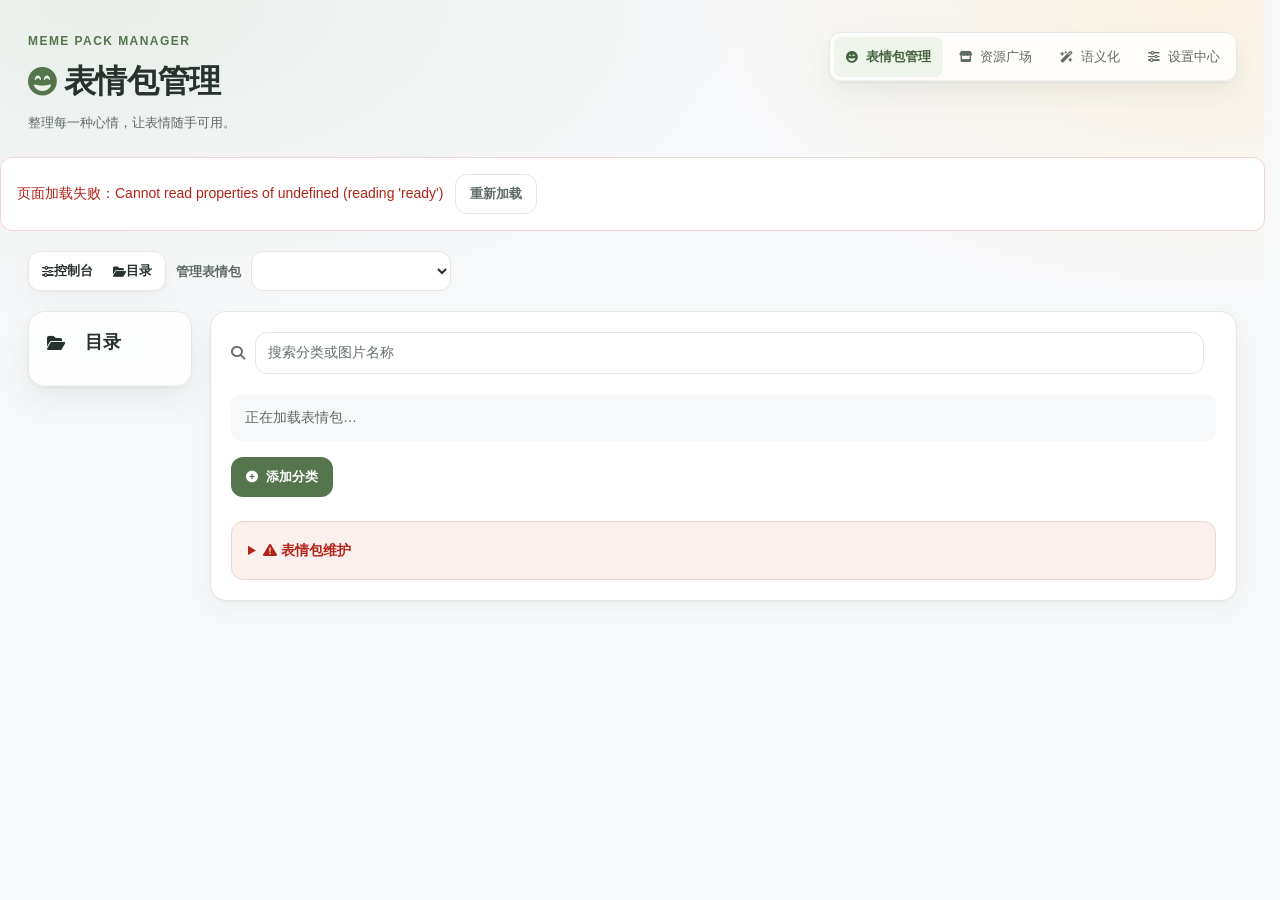
<file: components/astrbot_plugin_meme_manager/pages/app/index.html>
<!doctype html>
<html lang="zh-CN">
  <head>
    <meta charset="UTF-8" />
    <meta name="viewport" content="width=device-width, initial-scale=1.0" />
    <title>表情包管理</title>
  </head>
  <body>
    <a id="entry" href="./a_manage/index.html">进入表情包管理</a>
    <script>
      (function redirectToManage() {
        const nextUrl = new URL(document.getElementById("entry").href);
        const currentParams = new URLSearchParams(window.location.search);
        for (const [key, value] of currentParams.entries()) {
          if (!nextUrl.searchParams.has(key)) {
            nextUrl.searchParams.set(key, value);
          }
        }
        nextUrl.hash = window.location.hash;
        window.location.replace(nextUrl.toString());
      })();
    </script>
  </body>
</html>
</file>
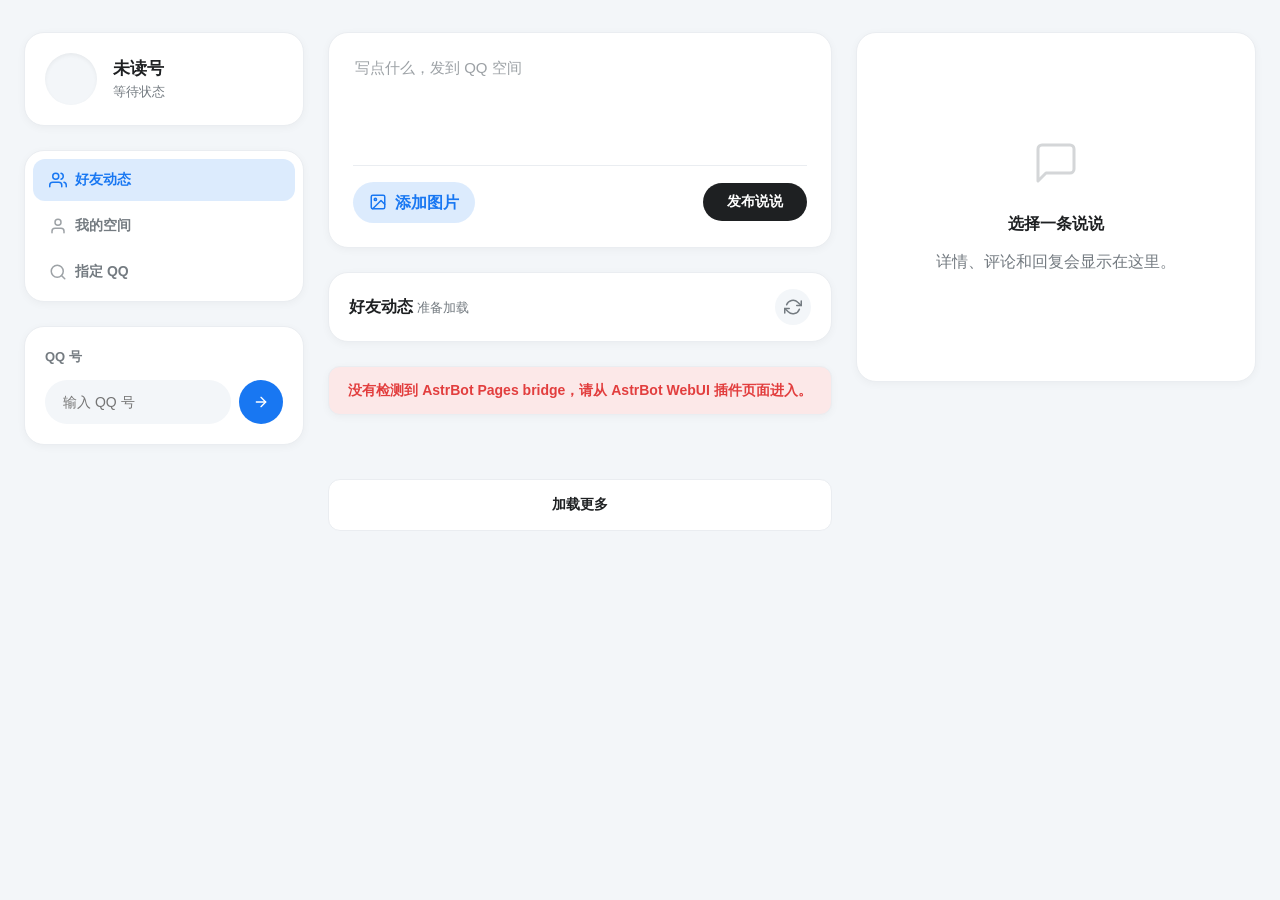
<file: components/astrbot_plugin_qzone/pages/dashboard/index.html>
﻿<!doctype html>
<html lang="zh-CN">
  <head>
    <meta charset="utf-8" />
    <meta name="viewport" content="width=device-width, initial-scale=1" />
    <title>QQ空间</title>
    <link rel="stylesheet" href="./style.css" />
  </head>
  <body>
    <main class="shell">
      <section class="rail">
        <div class="account" id="accountBox">
          <span class="avatar"></span>
          <div>
            <strong id="accountName">未读号</strong>
            <span id="accountMeta">等待状态</span>
          </div>
        </div>

        <nav class="tabs" aria-label="动态范围">
          <button class="tab active" data-scope="friends" type="button">
            <svg viewBox="0 0 24 24" fill="none" stroke="currentColor" stroke-width="2" stroke-linecap="round" stroke-linejoin="round"><path d="M17 21v-2a4 4 0 0 0-4-4H5a4 4 0 0 0-4 4v2"></path><circle cx="9" cy="7" r="4"></circle><path d="M23 21v-2a4 4 0 0 0-3-3.87"></path><path d="M16 3.13a4 4 0 0 1 0 7.75"></path></svg>
            好友动态
          </button>
          <button class="tab" data-scope="self" type="button">
            <svg viewBox="0 0 24 24" fill="none" stroke="currentColor" stroke-width="2" stroke-linecap="round" stroke-linejoin="round"><path d="M20 21v-2a4 4 0 0 0-4-4H8a4 4 0 0 0-4 4v2"></path><circle cx="12" cy="7" r="4"></circle></svg>
            我的空间
          </button>
          <button class="tab" data-scope="profile" type="button">
            <svg viewBox="0 0 24 24" fill="none" stroke="currentColor" stroke-width="2" stroke-linecap="round" stroke-linejoin="round"><circle cx="11" cy="11" r="8"></circle><line x1="21" y1="21" x2="16.65" y2="16.65"></line></svg>
            指定 QQ
          </button>
        </nav>

        <form class="target-form" id="targetForm">
          <label for="targetUin">QQ 号</label>
          <div class="target-row">
            <input id="targetUin" inputmode="numeric" autocomplete="off" placeholder="输入 QQ 号" />
            <button type="submit" aria-label="查询">
              <svg viewBox="0 0 24 24" width="16" height="16" fill="none" stroke="currentColor" stroke-width="2" stroke-linecap="round" stroke-linejoin="round"><line x1="5" y1="12" x2="19" y2="12"></line><polyline points="12 5 19 12 12 19"></polyline></svg>
            </button>
          </div>
        </form>
      </section>

      <section class="timeline">
        <form class="composer" id="publishForm">
          <textarea id="publishContent" rows="4" maxlength="1200" placeholder="写点什么，发到 QQ 空间"></textarea>
          <div class="media-strip" id="mediaStrip"></div>
          <div class="composer-actions">
            <label class="upload-button">
              <input id="mediaInput" type="file" accept="image/*" multiple />
              <svg viewBox="0 0 24 24" width="18" height="18" fill="none" stroke="currentColor" stroke-width="2" stroke-linecap="round" stroke-linejoin="round"><rect x="3" y="3" width="18" height="18" rx="2" ry="2"></rect><circle cx="8.5" cy="8.5" r="1.5"></circle><polyline points="21 15 16 10 5 21"></polyline></svg>
              <span>添加图片</span>
            </label>
            <button id="publishButton" class="primary" type="submit">发布说说</button>
          </div>
        </form>

        <div class="toolbar">
          <div>
            <strong id="feedTitle">好友动态</strong>
            <span id="feedMeta">准备加载</span>
          </div>
          <button id="refreshButton" class="icon-button" type="button" title="刷新" aria-label="刷新">
            <svg viewBox="0 0 24 24" width="18" height="18" fill="none" stroke="currentColor" stroke-width="2" stroke-linecap="round" stroke-linejoin="round"><polyline points="23 4 23 10 17 10"></polyline><polyline points="1 20 1 14 7 14"></polyline><path d="M3.51 9a9 9 0 0 1 14.85-3.36L23 10M1 14l4.64 4.36A9 9 0 0 0 20.49 15"></path></svg>
          </button>
        </div>

        <div class="notice" id="notice" hidden></div>
        <div class="feed" id="feed"></div>
        <button id="moreButton" class="load-more" type="button" hidden>加载更多</button>
      </section>

      <aside class="detail" id="detailPane" aria-label="说说详情">
        <div class="detail-empty" id="detailEmpty">
          <svg viewBox="0 0 24 24" width="48" height="48" fill="none" stroke="currentColor" stroke-width="1.5" stroke-linecap="round" stroke-linejoin="round" style="opacity:0.3; margin-bottom: 12px;"><path d="M21 15a2 2 0 0 1-2 2H7l-4 4V5a2 2 0 0 1 2-2h14a2 2 0 0 1 2 2z"></path></svg>
          <strong>选择一条说说</strong>
          <span>详情、评论和回复会显示在这里。</span>
        </div>
        <div id="detailContent" hidden></div>
      </aside>
    </main>

    <script type="module" src="./app.js"></script>
  </body>
</html>
</file>
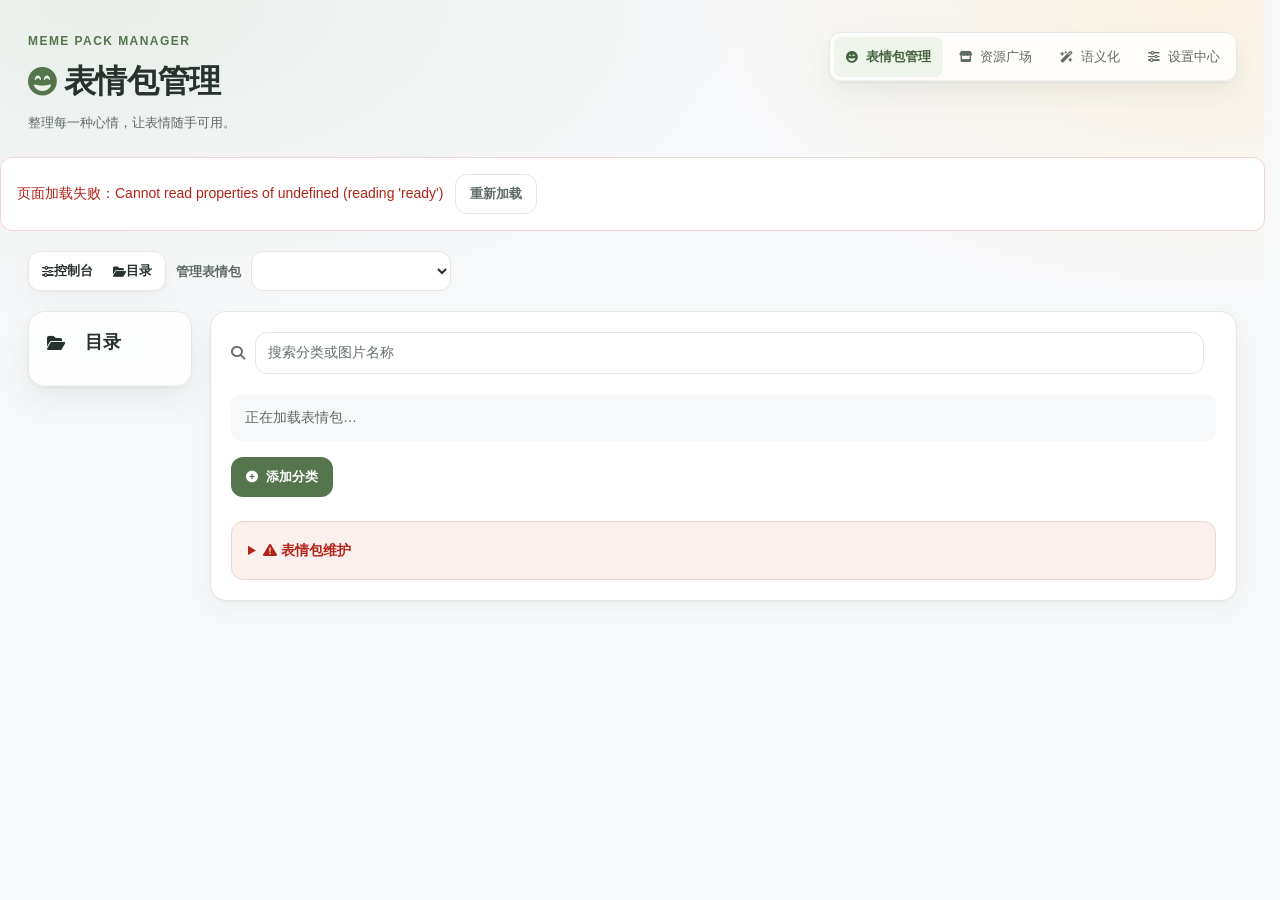
<file: components/astrbot_plugin_meme_manager/pages/app/a_manage/index.html>
<!doctype html>
<html lang="zh-CN">
  <head>
    <meta charset="UTF-8" />
    <meta name="viewport" content="width=device-width, initial-scale=1.0" />
    <title>表情包管理中心</title>
    <link rel="stylesheet" href="../shared/fa.min.css" />
    <link rel="stylesheet" href="../shared/ui.css" />
    <link rel="stylesheet" href="./style.css" />
  </head>
  <body class="app-page panel-console-hidden">
    <header class="page-header">
      <div class="page-header-main">
        <div class="page-title-block">
          <p class="eyebrow">Meme Pack Manager</p>
          <h1><i class="fas fa-face-grin-beam icon"></i>表情包管理</h1>
          <p class="page-subtitle">整理每一种心情，让表情随手可用。</p>
        </div>
      </div>
      <nav class="nav-actions" aria-label="页面导航"></nav>
    </header>
    <div class="manage-pack-switch-row">
      <div class="panel-toggle-group" role="group" aria-label="页面视图">
        <button
          id="console-toggle-btn"
          class="panel-toggle"
          type="button"
          aria-expanded="true"
          aria-controls="app-sidebar-panel"
          aria-label="切换控制台"
        >
          <i class="fas fa-sliders icon"></i>控制台
        </button>
        <button
          id="directory-toggle-btn"
          class="panel-toggle"
          type="button"
          aria-expanded="true"
          aria-controls="app-directory-panel"
          aria-label="切换目录"
        >
          <i class="fas fa-folder-open icon"></i>目录
        </button>
      </div>
      <label for="manage-pack-select">管理表情包</label>
      <select id="manage-pack-select" aria-label="选择管理的表情包"></select>
      <button
        id="collection-review-open"
        type="button"
        class="secondary"
        hidden
        aria-haspopup="dialog"
      >
        待审核表情 (0)
      </button>
      <span
        id="pack-semantic-status"
        class="pack-semantic-status semantic-none"
        role="status"
        aria-live="polite"
        hidden
      >
        <i class="fas fa-wand-magic-sparkles"></i>
        <span id="pack-semantic-status-text">正在读取语义状态…</span>
      </span>
      <button
        id="retry-manage-packs-btn"
        type="button"
        class="secondary"
        hidden
      >
        重试
      </button>
    </div>

    <dialog
      id="collection-review-dialog"
      class="collection-review-dialog ui-dialog"
      aria-labelledby="collection-review-title"
    >
      <div class="collection-review-heading">
        <div>
          <p class="eyebrow">Collection Review</p>
          <h2 id="collection-review-title" class="ui-dialog-title text-h3 pa-4 pb-0 pl-6">
            审核收集到的表情包
          </h2>
          <p id="collection-review-pack"></p>
        </div>
        <button
          id="collection-review-close"
          variant="text"
          type="button"
          class="secondary"
          aria-label="关闭审核"
        >
          关闭
        </button>
      </div>
      <p class="collection-review-hint">
        预览后选择接收，图片才会加入当前表情包。分类可逐张调整；默认优先展示把握较高的图片。
      </p>
      <div class="collection-review-toolbar">
        <label
          >分类
          <select id="collection-review-filter">
            <option value="">全部分类</option>
          </select></label
        >
        <label
          >排序
          <select id="collection-review-sort">
            <option value="desc">把握度从高到低</option>
            <option value="asc">把握度从低到高</option>
          </select></label
        >
        <label
          ><input
            id="collection-review-select-all"
            type="checkbox"
          />选择当前筛选结果</label
        >
        <button
          id="collection-review-refresh"
          type="button"
          class="secondary"
          variant="tonal"
        >
          刷新
        </button>
      </div>
      <details id="collection-review-stats" class="collection-review-stats">
        <summary>最近收集状态</summary>
        <p class="collection-review-hint">
          当前运行期间的全局统计，包含其他表情包；重启后重新计数。
        </p>
        <dl id="collection-review-counters"></dl>
      </details>
      <p id="collection-review-status" role="status" aria-live="polite"></p>
      <div id="collection-review-grid" class="collection-review-grid"></div>
      <button
        id="collection-review-more"
        variant="tonal"
        type="button"
        class="secondary"
        hidden
      >
        显示更多
      </button>
      <div class="collection-review-footer">
        <span id="collection-review-selection">已选 0 张</span>
        <label
          ><input
            id="collection-review-remember"
            type="checkbox"
          />丢弃时不再收集这些图片</label
        >
        <button
          id="collection-review-discard"
          variant="tonal"
          type="button"
          class="secondary"
          disabled
        >
          丢弃所选
        </button>
        <button
          id="collection-review-accept"
          type="button"
          variant="tonal"
          disabled
        >
          接收所选
        </button>
      </div>
    </dialog>
    <div
      id="sidebar-backdrop"
      class="sidebar-backdrop hidden"
      aria-hidden="true"
    ></div>

    <div class="container">
      <aside class="left-panel" id="app-sidebar-panel">
        <div class="left-panel-header">
          <div>
            <p class="left-panel-eyebrow">控制台</p>
            <h2>管理控制台</h2>
          </div>
          <button
            type="button"
            class="panel-close-btn"
            data-panel-close="console"
            aria-label="收起控制台"
          >
            <i class="fas fa-xmark"></i>
          </button>
        </div>

        <div class="console-section-heading">
          <span><i class="fas fa-arrows-rotate"></i>同步管理</span>
        </div>
        <div class="sync-buttons">
          <button id="check-sync-btn">
            <i class="fas fa-sync icon"></i>检查同步状态
          </button>
        </div>

        <div class="sync-panel">
          <h3><i class="fas fa-gear icon"></i>配置同步</h3>
          <div id="sync-status">
            <p>
              <i class="fas fa-spinner fa-spin icon"></i>正在检查同步状态...
            </p>
          </div>
        </div>

        <hr class="sync-divider" />

        <div class="sync-panel">
          <h4><i class="fas fa-cloud icon"></i>图床同步</h4>
          <a
            href="../settings/index.html#storage"
            data-nav-target="../settings/index.html#storage"
            >图床设置</a
          >
          <div class="sync-status">
            <div class="sync-provider-summary">
              <p>
                <i class="fas fa-server icon"></i>图床服务商:
                <span id="img-host-provider">--</span>
              </p>
              <p>
                <i class="fas fa-images icon"></i>云端图片数:
                <span id="remote-image-count">--</span> 张
              </p>
              <p>
                <i class="fas fa-hard-drive icon"></i>云端占用:
                <span id="remote-storage-size">--</span>
              </p>
            </div>
            <div class="sync-metrics-summary">
              <p class="sync-metric-item">
                <i class="fas fa-upload icon"></i>
                <span class="sync-metric-label">待上传</span>
                <span class="sync-metric-value"
                  ><span id="upload-count">0</span> 个文件</span
                >
              </p>
              <p class="sync-metric-item">
                <i class="fas fa-download icon"></i>
                <span class="sync-metric-label">待下载</span>
                <span class="sync-metric-value"
                  ><span id="download-count">0</span> 个文件</span
                >
              </p>
              <p class="sync-metric-item">
                <i class="fas fa-cloud icon"></i>
                <span class="sync-metric-label">云端多出</span>
                <span class="sync-metric-value"
                  ><span id="remote-extra-count">0</span> 个文件</span
                >
              </p>
              <p class="sync-metric-item">
                <i class="fas fa-folder-plus icon"></i>
                <span class="sync-metric-label">本地多出</span>
                <span class="sync-metric-value"
                  ><span id="local-extra-count">0</span> 个文件</span
                >
              </p>
            </div>
            <details id="img-host-conflicts" class="manage-maintenance hidden">
              <summary>
                同名冲突或待确认：<span id="conflict-count">0</span> 个
              </summary>
              <p class="hint">
                增量同步会保留这些图片。检查后，可在高级同步中选择以本地或云端为准。首次升级时，没有内容校验记录的同名图片也会列在这里。
              </p>
              <ul id="img-host-conflict-files"></ul>
            </details>
            <p
              id="img-host-sync-progress"
              class="sync-progress-message hidden"
              role="status"
            >
              <i class="fas fa-spinner fa-spin icon"></i>
              <span id="img-host-sync-progress-text">同步准备中...</span>
            </p>
            <button id="cancel-img-host-sync-btn" class="hidden" type="button">
              <i class="fas fa-stop icon"></i>停止同步
            </button>
            <button id="upload-sync-btn">
              <i class="fas fa-cloud-arrow-up icon"></i>同步到云端
            </button>
            <button id="download-sync-btn">
              <i class="fas fa-cloud-arrow-down icon"></i>从云端同步
            </button>
            <details class="manage-maintenance">
              <summary>高级同步</summary>
              <p class="hint">
                强制同步会覆盖同名图片并删除目标端多出的图片，请先检查差异。
              </p>
              <button id="force-upload-sync-btn" class="danger">
                <i class="fas fa-triangle-exclamation icon"></i>强制同步云端
              </button>
              <button id="force-download-sync-btn" class="danger">
                <i class="fas fa-triangle-exclamation icon"></i>从云端覆盖本地
              </button>
            </details>
          </div>
        </div>
      </aside>

      <aside class="directory-panel" id="app-directory-panel">
        <div id="sidebar">
          <div class="directory-panel-header">
            <h2><i class="fas fa-folder-open icon"></i>目录</h2>
            <button
              type="button"
              class="panel-close-btn"
              data-panel-close="directory"
              aria-label="收起目录"
            >
              <i class="fas fa-xmark"></i>
            </button>
          </div>
          <ul id="sidebar-list"></ul>
        </div>
      </aside>

      <main id="content">
        <div class="library-search-row">
          <label class="library-search" for="library-search-input">
            <i class="fas fa-magnifying-glass" aria-hidden="true"></i>
            <input
              id="library-search-input"
              type="search"
              aria-label="搜索分类或图片名称"
              placeholder="搜索分类或图片名称"
              autocomplete="off"
            />
          </label>
          <span
            id="library-result-count"
            class="hint"
            aria-live="polite"
          ></span>
        </div>
        <div
          id="library-load-state"
          class="library-load-state"
          role="status"
          aria-live="polite"
        >
          <span id="library-load-message">正在加载表情包…</span>
          <button id="library-retry-btn" class="ghost hidden" type="button">
            重试
          </button>
        </div>
        <div class="pack-index-toolbar" aria-label="当前表情包向量状态">
          <span
            id="pack-vector-status"
            class="pack-vector-status hidden"
            role="status"
            aria-live="polite"
          >
            <i class="fas fa-cubes-stacked"></i>
            <span id="pack-vector-status-text">正在读取向量维度…</span>
          </span>
          <button
            id="increment-pack-vectors-btn"
            type="button"
            class="secondary vector-rebuild-btn hidden"
            disabled
          >
            <i class="fas fa-plus icon"></i>增量处理
          </button>
          <button
            id="rebuild-pack-vectors-btn"
            type="button"
            class="secondary vector-rebuild-btn hidden"
            disabled
          >
            <i class="fas fa-arrows-rotate icon"></i>按当前维度重建
          </button>
        </div>
        <section
          id="semantic-review-toolbar"
          class="semantic-review-toolbar hidden"
          aria-label="分类审核筛选"
        >
          <div class="semantic-review-toolbar-copy">
            <p class="eyebrow">Category Review</p>
            <h2>分类审核</h2>
            <p>按审核状态筛选，快速找到需要复核的图片。</p>
          </div>
          <div
            id="semantic-review-stats"
            class="semantic-review-stats"
            role="group"
          >
            <button type="button" data-review-filter="all" class="active">
              全部 <span>0</span>
            </button>
            <button type="button" data-review-filter="auto_match">
              自动符合 <span>0</span>
            </button>
            <button type="button" data-review-filter="needs_review">
              建议复核 <span>0</span>
            </button>
            <button type="button" data-review-filter="reclassified">
              自动重分类 <span>0</span>
            </button>
            <button type="button" data-review-filter="manual_confirmed">
              已人工确认 <span>0</span>
            </button>
            <button type="button" data-review-filter="manual_rejected">
              人工判定不符 <span>0</span>
            </button>
            <button type="button" data-review-filter="unchecked">
              尚未检查 <span>0</span>
            </button>
          </div>
        </section>
        <div id="emoji-categories"></div>
        <button id="add-category-btn">
          <i class="fas fa-plus-circle icon"></i>添加分类
        </button>
        <div id="add-category-form" style="display: none">
          <label for="new-category-name">分类名称</label>
          <input
            type="text"
            id="new-category-name"
            placeholder="输入类别名称"
            class="form-control"
          />
          <label for="new-category-description">分类描述</label>
          <input
            type="text"
            id="new-category-description"
            placeholder="输入类别描述"
            class="form-control mt-2"
          />
          <button id="save-category-btn" class="btn btn-primary mt-2">
            <i class="fas fa-save icon"></i>保存分类
          </button>
          <button id="cancel-category-btn" class="ghost" type="button">
            取消
          </button>
        </div>
        <details class="manage-maintenance library-maintenance">
          <summary>
            <i class="fas fa-triangle-exclamation" aria-hidden="true"></i>
            表情包维护
          </summary>
          <div class="maintenance-warning">
            <strong>请先备份，再执行以下操作。</strong>
            <p>清空图片：删除当前包内的全部图片，保留分类。</p>
            <p>删除表情包：移除当前整个包及其内容。</p>
          </div>
          <div class="button-row">
            <button id="clear-all-btn" class="danger" type="button">
              <i class="fas fa-broom icon" aria-hidden="true"></i
              >清空当前包全部图片
            </button>
            <button id="delete-manage-pack-btn" class="danger" type="button">
              删除当前表情包
            </button>
          </div>
        </details>
      </main>
    </div>

    <div
      id="toast-container"
      class="toast-container"
      aria-live="polite"
      aria-atomic="true"
    ></div>

    <div
      id="batch-context-menu"
      class="batch-context-menu hidden"
      role="menu"
      aria-hidden="true"
      aria-label="批量管理菜单"
    >
      <div class="batch-context-menu-header">
        <p id="batch-context-menu-title">批量管理</p>
        <p id="batch-context-menu-subtitle">选择一个操作继续</p>
      </div>
      <div class="batch-context-menu-actions">
        <button
          id="context-menu-delete-btn"
          type="button"
          class="danger"
          role="menuitem"
        >
          <i class="fas fa-trash-can icon"></i>删除文件
        </button>
        <button
          id="context-menu-move-btn"
          type="button"
          class="secondary"
          role="menuitem"
        >
          <i class="fas fa-right-left icon"></i>移动文件
        </button>
        <button
          id="context-menu-copy-btn"
          type="button"
          class="secondary"
          role="menuitem"
        >
          <i class="fas fa-copy icon"></i>复制文件
        </button>
        <button id="context-menu-paste-btn" type="button" role="menuitem">
          <i class="fas fa-paste icon"></i>粘贴文件
        </button>
      </div>
    </div>

    <div
      id="move-target-modal"
      class="move-target-modal hidden"
      aria-hidden="true"
    >
      <div
        class="move-target-modal-card dialog-card"
        role="dialog"
        aria-modal="true"
        aria-labelledby="move-target-modal-title"
      >
        <p class="move-target-modal-eyebrow">批量移动</p>
        <h2 id="move-target-modal-title">选择目标分类</h2>
        <p id="move-target-modal-description">
          选择一个分类，将已选表情包批量移动过去。
        </p>
        <input
          id="move-target-search"
          type="search"
          aria-label="搜索目标分类"
          placeholder="搜索目标分类"
        />
        <p id="move-target-empty" class="hidden" role="status">
          没有匹配的分类
        </p>
        <div id="move-target-list" class="move-target-list"></div>
        <div class="move-target-modal-actions">
          <button id="move-target-cancel-btn" class="secondary">取消</button>
        </div>
      </div>
    </div>

    <div
      id="category-edit-modal"
      class="category-edit-modal hidden"
      aria-hidden="true"
    >
      <div
        class="category-edit-modal-card dialog-card"
        role="dialog"
        aria-modal="true"
        aria-labelledby="category-edit-modal-title"
      >
        <p class="category-edit-modal-eyebrow">类别编辑</p>
        <h2 id="category-edit-modal-title">编辑类别</h2>
        <p id="category-edit-modal-description">
          修改类别名称和描述，保存后立即生效。
        </p>
        <div class="category-edit-form-panel">
          <label for="category-edit-name-input">类别名称</label>
          <input
            id="category-edit-name-input"
            type="text"
            placeholder="输入类别名称"
          />
          <label for="category-edit-desc-input">类别描述</label>
          <input
            id="category-edit-desc-input"
            type="text"
            placeholder="输入类别描述"
          />
        </div>
        <div class="category-edit-modal-actions">
          <button id="category-edit-cancel-btn" class="secondary">取消</button>
          <button id="category-edit-save-btn">保存修改</button>
        </div>
      </div>
    </div>

    <div
      id="confirm-modal"
      class="confirm-modal hidden"
      aria-hidden="true"
      inert
    >
      <div
        class="confirm-modal-card dialog-card"
        role="dialog"
        aria-modal="true"
        aria-labelledby="confirm-modal-title"
      >
        <p class="confirm-modal-eyebrow">操作确认</p>
        <h2 id="confirm-modal-title">请确认操作</h2>
        <p id="confirm-modal-description"></p>
        <div class="confirm-modal-actions">
          <button id="confirm-modal-cancel-btn" class="secondary">取消</button>
          <button id="confirm-modal-confirm-btn">确认</button>
        </div>
      </div>
    </div>

    <div
      id="danger-confirm-modal"
      class="danger-modal hidden"
      aria-hidden="true"
    >
      <div
        class="danger-modal-card dialog-card"
        role="dialog"
        aria-modal="true"
        aria-labelledby="danger-modal-title"
      >
        <p class="danger-modal-eyebrow">危险操作</p>
        <h2 id="danger-modal-title">请确认操作</h2>
        <p id="danger-modal-description"></p>
        <p>此操作无法撤销，请确认已备份需要保留的内容。</p>
        <label class="danger-modal-check" for="danger-modal-ack">
          <input type="checkbox" id="danger-modal-ack" />
          <span>我已理解该操作不可恢复</span>
        </label>
        <p id="danger-modal-stage-text" class="danger-modal-stage-text">
          请先勾选已理解，再进入 5 秒倒计时的最终确认。
        </p>
        <div class="danger-modal-actions">
          <button id="danger-modal-cancel-btn" class="secondary">取消</button>
          <button id="danger-modal-confirm-btn" class="danger" disabled>
            继续确认
          </button>
        </div>
      </div>
    </div>

    <aside
      id="drag-target-tray"
      class="drag-target-tray hidden"
      aria-label="拖动到分类"
    >
      <strong>移动到分类</strong>
      <p>松手即可移动，按 Esc 取消</p>
      <div id="drag-target-list" class="drag-target-list"></div>
    </aside>
    <div class="move-action-dock">
      <div id="move-result" class="move-result hidden">
        <span id="move-result-text" role="status"></span>
        <button id="move-undo-btn" type="button" class="secondary">撤销</button>
        <button
          id="move-result-dismiss"
          type="button"
          class="secondary"
          aria-label="关闭移动结果"
        >
          ×
        </button>
      </div>
      <div
        id="selection-dock"
        class="selection-dock hidden"
        role="region"
        aria-label="批量操作"
      >
        <span id="selection-dock-summary" role="status">已选 0 张</span>
        <button id="selection-dock-move" type="button">移动分类</button>
        <button id="selection-dock-pack" type="button" class="secondary">
          移到其他表情包
        </button>
        <button
          id="selection-dock-delete"
          type="button"
          class="secondary"
          disabled
        >
          删除已选
        </button>
        <button id="selection-dock-exit" type="button" class="secondary">
          取消选择
        </button>
      </div>
    </div>
    <dialog
      id="pack-transfer-dialog"
      class="ui-dialog"
      aria-labelledby="pack-transfer-title"
    >
      <h2 id="pack-transfer-title" class="ui-dialog-title text-h3 pa-4 pb-0 pl-6">移到其他表情包</h2>
      <p>选定目标表情包，再决定这些图片如何归类。</p>
      <fieldset id="pack-transfer-fields">
        <label>目标表情包<select id="pack-transfer-pack"></select></label>
        <label
          >分类处理方式<select id="pack-transfer-mode">
            <option value="target">指定目标分类（忽略原分类）</option>
            <option value="preserve">保留原分类</option>
          </select></label
        >
        <label id="pack-transfer-category-field"
          >目标分类<select id="pack-transfer-category"></select
        ></label>
        <div id="pack-transfer-plan"></div>
      </fieldset>
      <p id="pack-transfer-status" role="status"></p>
      <div class="pack-transfer-actions">
        <button id="pack-transfer-retry" type="button" class="secondary">
          重新检查
        </button>
        <button id="pack-transfer-cancel" type="button" class="secondary">
          取消
        </button>
        <button id="pack-transfer-confirm" type="button" disabled>
          确认移动
        </button>
      </div>
    </dialog>
    <div id="drag-hud" class="drag-hud hidden" aria-hidden="true">
      <div class="drag-hud-ring"></div>
      <div class="drag-hud-center">
        <img id="drag-hud-preview" alt="" />
        <span id="drag-hud-label">选择</span>
      </div>
      <div id="drag-hud-caption" class="drag-hud-caption">
        长按选择，滑动浏览
      </div>
    </div>

    <div
      id="image-preview-modal"
      class="image-preview-modal hidden"
      aria-hidden="true"
    >
      <div
        class="image-preview-stage"
        role="dialog"
        aria-modal="true"
        aria-label="表情包预览"
      >
        <button
          id="image-preview-close-btn"
          class="image-preview-close"
          type="button"
          aria-label="关闭预览"
        >
          <i class="fas fa-xmark"></i>
        </button>
        <div id="image-preview-frame" class="image-preview-frame">
          <div id="image-preview-loading" class="image-preview-loading">
            <i class="fas fa-spinner fa-spin"></i>
          </div>
          <img id="image-preview-img" alt="表情包预览" />
          <button
            id="image-preview-original-btn"
            class="image-preview-original"
            type="button"
          >
            <i class="fas fa-up-right-and-down-left-from-center icon"></i>原图
          </button>
        </div>
        <aside
          id="image-preview-semantic"
          class="image-preview-semantic semantic-loading"
          aria-live="polite"
        >
          <div class="image-preview-semantic-header">
            <div>
              <p class="image-preview-semantic-eyebrow">Semantic Detail</p>
              <h2>图片语义</h2>
            </div>
            <span
              id="image-preview-semantic-state"
              class="image-preview-semantic-state"
              >读取中</span
            >
          </div>
          <p
            id="image-preview-semantic-filename"
            class="image-preview-semantic-filename"
          ></p>
          <div class="image-preview-semantic-badges" aria-label="语义状态">
            <span
              id="image-preview-source-state"
              class="image-preview-status-badge"
              >自动生成</span
            >
            <span
              id="image-preview-vector-state"
              class="image-preview-status-badge"
              >向量等待更新</span
            >
          </div>
          <p
            id="image-preview-duplicate-notice"
            class="image-preview-duplicate-notice hidden"
          ></p>
          <div
            id="image-preview-category-review"
            class="image-preview-category-review"
          >
            <span
              id="image-preview-category-tag"
              class="image-preview-category-tag"
            ></span>
            <span
              id="image-preview-category-review-state"
              class="image-preview-category-review-state"
            ></span>
            <p
              id="image-preview-category-review-reason"
              class="image-preview-category-review-reason hidden"
            ></p>
            <p
              id="image-preview-reclassification"
              class="image-preview-reclassification hidden"
            ></p>
            <div
              id="image-preview-review-actions"
              class="image-preview-review-actions hidden"
            >
              <button
                id="image-preview-category-confirm-btn"
                type="button"
                class="secondary hidden"
              >
                确认当前分类正确
              </button>
              <button
                id="image-preview-review-edit-btn"
                type="button"
                class="hidden"
              >
                修改语义或分类
              </button>
            </div>
          </div>
          <div class="image-preview-semantic-section image-preview-read-view">
            <p class="image-preview-semantic-label">图片含义</p>
            <p
              id="image-preview-semantic-caption"
              class="image-preview-semantic-caption"
            >
              正在读取这张图片的语义信息…
            </p>
          </div>
          <div
            id="image-preview-semantic-tags-wrap"
            class="image-preview-semantic-section image-preview-read-view hidden"
          >
            <p class="image-preview-semantic-label">语义标签</p>
            <div
              id="image-preview-semantic-tags"
              class="image-preview-semantic-tags"
            ></div>
          </div>
          <div
            id="image-preview-visible-text-wrap"
            class="image-preview-semantic-section image-preview-read-view hidden"
          >
            <p class="image-preview-semantic-label">图片内文字</p>
            <p
              id="image-preview-visible-text"
              class="image-preview-visible-text"
            ></p>
          </div>
          <p
            id="image-preview-semantic-index"
            class="image-preview-semantic-index"
          ></p>
          <div
            id="image-preview-semantic-actions"
            class="image-preview-semantic-actions"
          >
            <button id="image-preview-edit-btn" type="button">
              修改图片语义
            </button>
            <button
              id="image-preview-restore-auto-btn"
              type="button"
              class="secondary hidden"
            >
              恢复自动生成
            </button>
          </div>
          <form
            id="image-preview-edit-form"
            class="image-preview-edit-form hidden"
          >
            <div class="image-preview-review-rewrite">
              <div class="image-preview-edit-field">
                <label for="image-preview-review-instruction"
                  >人工复审意见</label
                >
                <textarea
                  id="image-preview-review-instruction"
                  rows="3"
                  maxlength="2000"
                  placeholder="例如：这不是生气，而是看到离谱内容后无语；请重新识别图片文字，并改写含义和标签。"
                ></textarea>
              </div>
              <button
                id="image-preview-review-rewrite-btn"
                type="button"
                class="secondary"
              >
                让视觉模型按意见重写
              </button>
              <p
                id="image-preview-review-rewrite-status"
                class="image-preview-review-rewrite-status"
              >
                模型会重写语义并自动选择分类；只生成候选，不会直接保存或移动。
              </p>
            </div>
            <div class="image-preview-edit-field">
              <label>固定分类标签（只读）</label>
              <div
                id="image-preview-fixed-tags"
                class="image-preview-fixed-tags"
              ></div>
            </div>
            <div class="image-preview-edit-field">
              <label for="image-preview-caption-input">图片含义描述</label>
              <textarea
                id="image-preview-caption-input"
                rows="4"
                maxlength="4000"
                required
              ></textarea>
            </div>
            <div class="image-preview-edit-field">
              <label for="image-preview-tags-input">普通语义标签</label>
              <input
                id="image-preview-tags-input"
                type="text"
                placeholder="用中文逗号、英文逗号或换行分隔"
              />
            </div>
            <div class="image-preview-edit-field">
              <label for="image-preview-visible-text-input"
                >图片中可见文字</label
              >
              <textarea
                id="image-preview-visible-text-input"
                rows="3"
                maxlength="4000"
              ></textarea>
            </div>
            <div class="image-preview-edit-field">
              <label for="image-preview-category-decision"
                >当前分类人工判断</label
              >
              <select id="image-preview-category-decision">
                <option value="keep">保持现有判断</option>
                <option value="match">确认当前分类正确</option>
                <option value="mismatch">确认当前分类不正确</option>
              </select>
            </div>
            <div class="image-preview-edit-field">
              <label for="image-preview-target-category"
                >保存时移动到其他分类（可选）</label
              >
              <select id="image-preview-target-category">
                <option value="">保持当前分类</option>
              </select>
              <small>
                视觉模型重写后会自动填入建议分类，你只需检查。选择新分类后，请点击“保存、移动并更新该图向量”；其他同内容图片不变。
              </small>
            </div>
            <p id="image-preview-edit-scope" class="image-preview-edit-scope">
              只修改当前路径的图片。
            </p>
            <div class="image-preview-edit-actions">
              <button
                id="image-preview-edit-cancel-btn"
                type="button"
                class="secondary"
              >
                取消
              </button>
              <button
                id="image-preview-save-btn"
                type="submit"
                class="secondary"
              >
                仅保存
              </button>
              <button id="image-preview-save-vector-btn" type="button">
                保存并更新该图向量
              </button>
            </div>
          </form>
        </aside>
      </div>
    </div>

    <dialog
      id="create-pack-dialog"
      class="ui-dialog"
      aria-labelledby="create-pack-title"
    >
      <form id="create-pack-form">
        <h2 id="create-pack-title" class="ui-dialog-title text-h3 pa-4 pb-0 pl-6">
          创建新表情包
        </h2>
        <p>创建后会自动切换到新包，可立即上传表情或从其他包移入。</p>
        <fieldset id="create-pack-fields">
          <label
            >表情包名称
            <input
              name="name"
              required
              maxlength="80"
              placeholder="例如：我的日常表情"
              autocomplete="off"
          /></label>
          <label
            >描述（可选）
            <textarea
              name="description"
              maxlength="500"
              rows="3"
              placeholder="介绍一下这个表情包"
            ></textarea>
          </label>
        </fieldset>
        <p id="create-pack-error" role="alert"></p>
        <div class="confirm-modal-actions">
          <button id="create-pack-cancel" type="button" class="secondary">
            取消
          </button>
          <button id="create-pack-submit" type="submit">创建并打开</button>
        </div>
      </form>
    </dialog>
    <script type="module" src="../shared/ui.js"></script>
    <script type="module" src="./script.js"></script>
  </body>
</html>
</file>
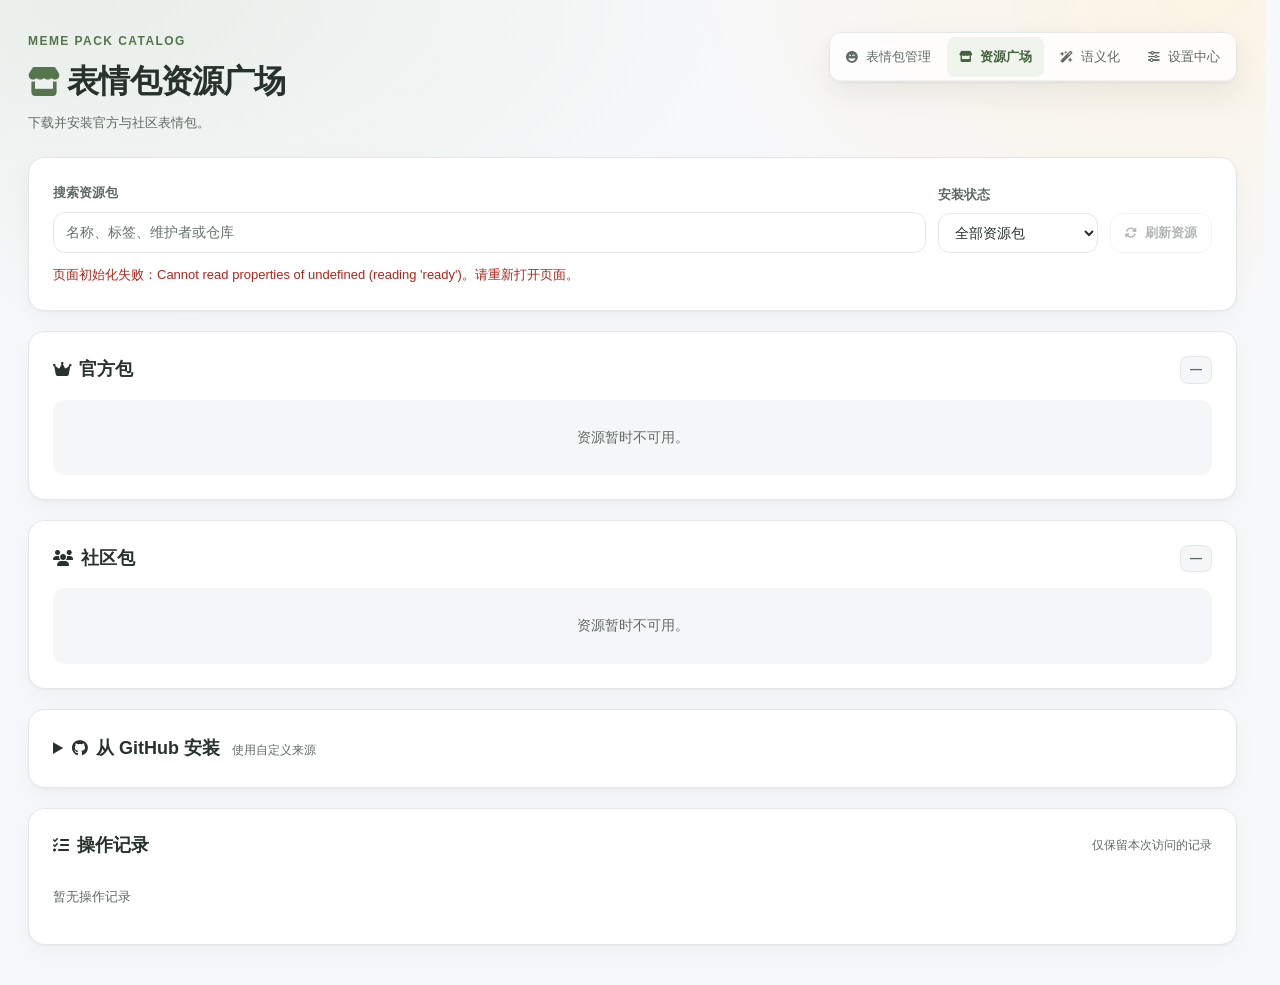
<file: components/astrbot_plugin_meme_manager/pages/app/catalog/index.html>
<!doctype html>
<html lang="zh-CN">
  <head>
    <meta charset="UTF-8" />
    <meta name="viewport" content="width=device-width, initial-scale=1.0" />
    <title>表情包资源广场</title>
    <link rel="stylesheet" href="../shared/fa.min.css" />
    <link rel="stylesheet" href="../shared/ui.css" />
    <link rel="stylesheet" href="./style.css" />
  </head>
  <body>
    <header class="page-header">
      <div>
        <p class="eyebrow">Meme Pack Catalog</p>
        <h1><i class="fas fa-store icon"></i>表情包资源广场</h1>
        <p class="subtitle">下载并安装官方与社区表情包。</p>
      </div>
      <nav class="nav-actions" aria-label="页面导航"></nav>
    </header>

    <main class="layout">
      <section class="panel catalog-toolbar" aria-label="查找资源包">
        <div class="catalog-search-row">
          <div class="field-row catalog-search">
            <label for="catalog-search">搜索资源包</label>
            <input
              id="catalog-search"
              type="search"
              placeholder="名称、标签、维护者或仓库"
              autocomplete="off"
            />
          </div>
          <div class="field-row catalog-filter">
            <label for="catalog-filter">安装状态</label>
            <select id="catalog-filter">
              <option value="all">全部资源包</option>
              <option value="available">未安装</option>
              <option value="installed">已安装</option>
              <option value="updates">可更新</option>
            </select>
          </div>
          <button id="refresh-catalog-btn" type="button" class="ghost" disabled>
            <i class="fas fa-rotate icon" aria-hidden="true"></i>刷新资源
          </button>
        </div>
        <p id="catalog-status" class="catalog-status" role="status">
          正在读取资源列表…
        </p>
        <p
          id="installed-status"
          class="catalog-status hidden"
          role="status"
        ></p>
      </section>

      <section
        id="install-task"
        class="panel install-task hidden"
        aria-label="后台安装任务"
      >
        <div>
          <strong id="install-task-name">正在安装</strong>
          <p id="install-task-status" class="hint" role="status">
            正在准备安装任务
          </p>
        </div>
        <button id="show-install-progress" type="button" class="ghost">
          查看进度
        </button>
      </section>

      <section id="updates-zone" class="panel catalog-list hidden">
        <div class="panel-header">
          <h2><i class="fas fa-rotate icon"></i>可更新</h2>
          <span id="updates-pack-count" class="badge">0</span>
        </div>
        <div id="updates-grid" class="catalog-grid"></div>
      </section>

      <section class="panel catalog-list official-zone">
        <div class="panel-header">
          <h2><i class="fas fa-crown icon"></i>官方包</h2>
          <span id="official-pack-count" class="badge">—</span>
        </div>
        <div id="official-grid" class="catalog-grid empty">
          <p>正在读取官方包…</p>
        </div>
      </section>

      <section class="panel catalog-list community-zone">
        <div class="panel-header">
          <h2><i class="fas fa-users icon"></i>社区包</h2>
          <span id="community-pack-count" class="badge">—</span>
        </div>
        <div id="community-grid" class="catalog-grid empty">
          <p>正在读取社区包…</p>
        </div>
      </section>

      <details class="panel manual-source">
        <summary>
          <i class="fab fa-github icon" aria-hidden="true"></i>从 GitHub
          安装<span>使用自定义来源</span>
        </summary>
        <p id="source-form-hint" class="manual-source-hint">
          <i class="fas fa-circle-info"></i>
          输入表情包的仓库与目录。支持兼容结构的表情包，安装时会自动识别。
        </p>
        <form id="source-install-form" aria-describedby="source-form-hint">
          <div class="triple-grid">
            <div class="field-row">
              <label for="source-repo-input">GitHub 仓库</label>
              <input
                id="source-repo-input"
                type="text"
                placeholder="owner/repo"
                required
                autocomplete="off"
                spellcheck="false"
                aria-describedby="source-repo-hint"
              />
              <span id="source-repo-hint" class="field-hint"
                >填写用户名/仓库名，例如 anka-afk/meme-packs</span
              >
            </div>
            <div class="field-row">
              <label for="source-ref-input">分支或版本</label>
              <input
                id="source-ref-input"
                type="text"
                value="main"
                placeholder="main"
                required
                spellcheck="false"
                aria-describedby="source-ref-hint"
              />
              <span id="source-ref-hint" class="field-hint"
                >填写分支名、标签或提交 ID</span
              >
            </div>
            <div class="field-row">
              <label for="source-subpath-input">包所在目录</label>
              <input
                id="source-subpath-input"
                type="text"
                placeholder="packs/official-basic"
                value="."
                required
                spellcheck="false"
                aria-describedby="source-subpath-hint"
              />
              <span id="source-subpath-hint" class="field-hint"
                >相对于仓库根目录；根目录填写 .</span
              >
            </div>
          </div>
          <div class="button-row">
            <button id="install-source-btn" type="submit" disabled>
              <i class="fas fa-download icon"></i>安装此来源
            </button>
          </div>
        </form>
      </details>

      <section class="panel log-panel">
        <div class="panel-header">
          <h2><i class="fas fa-list-check icon"></i>操作记录</h2>
          <span class="hint">仅保留本次访问的记录</span>
        </div>
        <div id="log-list" class="log-list" role="log" aria-live="polite"></div>
      </section>
    </main>

    <div id="install-dialog" class="dialog-mask hidden" aria-hidden="true">
      <div
        class="dialog-card"
        role="dialog"
        aria-modal="true"
        aria-labelledby="install-dialog-title"
        aria-describedby="install-dialog-pack-name"
      >
        <h3 id="install-dialog-title">
          <i class="fas fa-download icon"></i>安装选项
        </h3>
        <p id="install-dialog-pack-name" class="dialog-meta"></p>
        <label class="checkbox">
          <input id="install-overwrite-checkbox" type="checkbox" />
          <span>覆盖同名表情包</span>
        </label>
        <p class="dialog-tip">
          如有同名包，默认保留原包并为新包追加后缀。勾选覆盖将替换原包文件。
        </p>
        <label class="checkbox">
          <input id="install-default-checkbox" type="checkbox" />
          <span>安装后设为默认</span>
        </label>
        <div class="dialog-actions">
          <button id="install-dialog-cancel" class="ghost" type="button">
            取消
          </button>
          <button id="install-dialog-confirm" type="button">确认安装</button>
        </div>
      </div>
    </div>

    <div
      id="install-progress-dialog"
      class="dialog-mask hidden"
      aria-hidden="true"
    >
      <div
        class="dialog-card progress-dialog-card"
        role="dialog"
        aria-modal="true"
        aria-labelledby="install-progress-title"
      >
        <h3 id="install-progress-title">
          <i class="fas fa-cloud-arrow-down icon"></i>正在安装表情包
        </h3>
        <p id="install-progress-pack-name" class="dialog-meta"></p>
        <div class="progress-summary" aria-live="polite">
          <span id="install-progress-phase">正在准备安装任务</span>
          <strong id="install-progress-percent">0%</strong>
        </div>
        <div
          id="install-progress-track"
          class="progress-track"
          role="progressbar"
          aria-label="安装进度"
          aria-valuemin="0"
          aria-valuemax="100"
          aria-valuenow="0"
        >
          <div id="install-progress-bar" class="progress-bar"></div>
        </div>
        <p id="install-progress-bytes" class="progress-bytes">等待下载开始…</p>
        <p class="dialog-tip">
          切换页面后安装仍会继续，返回资源广场可恢复进度。
        </p>
        <div class="dialog-actions">
          <button
            id="install-progress-cancel"
            class="ghost danger-text"
            type="button"
          >
            取消安装
          </button>
          <button
            id="install-progress-hide"
            class="ghost"
            type="button"
            data-dialog-dismiss
          >
            后台安装
          </button>
        </div>
      </div>
    </div>

    <script type="module" src="../shared/ui.js"></script>
    <script type="module" src="./script.js"></script>
  </body>
</html>
</file>
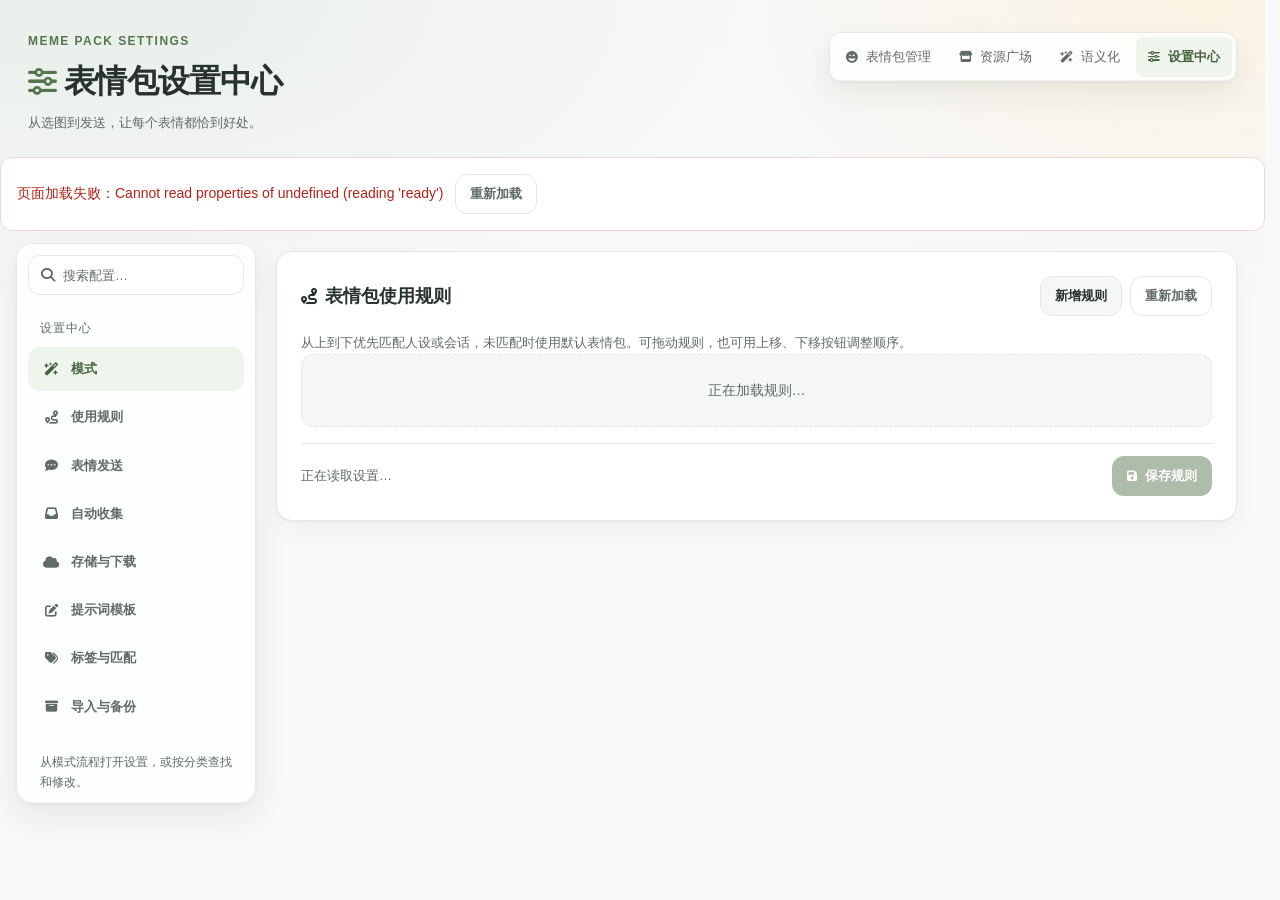
<file: components/astrbot_plugin_meme_manager/pages/app/settings/index.html>
<!doctype html>
<html lang="zh-CN">
  <head>
    <meta charset="UTF-8" />
    <meta name="viewport" content="width=device-width, initial-scale=1.0" />
    <title>表情包设置中心</title>
    <link rel="stylesheet" href="../shared/fa.min.css" />
    <link rel="stylesheet" href="../shared/ui.css" />
    <link rel="stylesheet" href="./style.css" />
  </head>
  <body>
    <header class="page-header">
      <div>
        <p class="eyebrow">Meme Pack Settings</p>
        <h1><i class="fas fa-sliders icon"></i>表情包设置中心</h1>
        <p class="subtitle">从选图到发送，让每个表情都恰到好处。</p>
      </div>
      <nav class="nav-actions" aria-label="页面导航"></nav>
    </header>

    <main class="settings-layout">
      <aside class="settings-sidebar" aria-label="设置分类">
        <label class="settings-search" for="settings-search">
          <i class="fas fa-magnifying-glass" aria-hidden="true"></i>
          <input
            id="settings-search"
            type="search"
            placeholder="搜索配置…"
            aria-label="搜索配置"
            autocomplete="off"
          />
        </label>
        <p class="settings-nav-label">设置中心</p>
        <nav id="settings-nav" aria-label="设置分类导航">
          <button type="button" data-settings-tab="models" aria-current="page">
            <i class="fas fa-wand-magic-sparkles" aria-hidden="true"></i
            >模式<span class="settings-dirty-dot" hidden></span>
          </button>
          <button type="button" data-settings-tab="rules">
            <i class="fas fa-route" aria-hidden="true"></i>使用规则
          </button>
          <button type="button" data-settings-tab="sending">
            <i class="fas fa-comment-dots" aria-hidden="true"></i>表情发送<span
              class="settings-dirty-dot"
              hidden
            ></span>
          </button>
          <button type="button" data-settings-tab="collect">
            <i class="fas fa-inbox" aria-hidden="true"></i>自动收集<span
              class="settings-dirty-dot"
              hidden
            ></span>
          </button>
          <button type="button" data-settings-tab="storage">
            <i class="fas fa-cloud" aria-hidden="true"></i>存储与下载<span
              class="settings-dirty-dot"
              hidden
            ></span>
          </button>
          <button type="button" data-settings-tab="prompts">
            <i class="fas fa-pen-to-square" aria-hidden="true"></i
            >提示词模板<span class="settings-dirty-dot" hidden></span>
          </button>
          <button type="button" data-settings-tab="matching">
            <i class="fas fa-tags" aria-hidden="true"></i>标签与匹配<span
              class="settings-dirty-dot"
              hidden
            ></span>
          </button>
          <button type="button" data-settings-tab="backup">
            <i class="fas fa-box-archive" aria-hidden="true"></i>导入与备份
          </button>
        </nav>
        <p class="settings-sidebar-note">
          从模式流程打开设置，或按分类查找和修改。
        </p>
      </aside>
      <div class="settings-content">
        <section class="panel rules-panel" data-settings-panel="rules">
          <div class="panel-head">
            <h2><i class="fas fa-route icon"></i>表情包使用规则</h2>
            <div class="head-actions">
              <button id="add-rule-btn" class="secondary">新增规则</button>
              <button id="reload-rules-btn" class="ghost">重新加载</button>
            </div>
          </div>

          <p class="hint">
            从上到下优先匹配人设或会话，未匹配时使用默认表情包。可拖动规则，也可用上移、下移按钮调整顺序。
          </p>

          <div
            id="rules-validation"
            class="validation hidden"
            role="alert"
            tabindex="-1"
          ></div>

          <div id="rules-list" class="rules-list" aria-label="表情包使用规则">
            <p class="rules-placeholder" role="status">正在加载规则…</p>
          </div>

          <div class="save-row">
            <p
              id="rules-save-status"
              class="result"
              role="status"
              aria-live="polite"
            >
              正在读取设置…
            </p>
            <button id="save-rules-btn" disabled>
              <i class="fas fa-floppy-disk icon"></i>保存规则
            </button>
          </div>
        </section>

        <form
          id="plugin-config-form"
          data-settings-panel="config"
          hidden
          novalidate
        >
          <div class="settings-section-heading">
            <div>
              <p class="eyebrow">Preferences</p>
              <h2 id="config-section-title">表情发送</h2>
              <p id="config-section-description" class="hint"></p>
            </div>
            <div class="settings-heading-actions">
              <button
                type="button"
                id="reset-prompts-btn"
                class="secondary"
                hidden
                disabled
              >
                恢复默认模板
              </button>
              <button type="button" id="reload-config-btn" class="ghost">
                <i class="fas fa-rotate icon" aria-hidden="true"></i>重新加载
              </button>
            </div>
          </div>
          <p id="config-load-status" class="config-notice" role="status">
            正在读取配置…
          </p>
          <section
            id="selection-mode-panel"
            class="panel selection-mode-panel"
            hidden
          >
            <fieldset
              id="selection-mode-options"
              aria-describedby="selection-mode-help"
            >
              <legend>选择模式</legend>
              <p id="selection-mode-help" class="hint">
                一次使用一种模式。切换后可调整流程中的设置，保存并应用后生效。
              </p>
              <div class="selection-mode-grid">
                <label class="selection-mode-card">
                  <input
                    type="radio"
                    name="selection-mode"
                    value="category-native"
                  />
                  <span
                    ><strong>原生分类标签</strong
                    ><small
                      >回复模型输出分类标签，从该分类中随机取图。</small
                    ></span
                  >
                </label>
                <label class="selection-mode-card">
                  <input
                    type="radio"
                    name="selection-mode"
                    value="category-auxiliary"
                  />
                  <span
                    ><strong>辅助模型分类标签</strong
                    ><small
                      >辅助模型根据回复选择分类，再从分类中随机取图。</small
                    ></span
                  >
                </label>
                <label class="selection-mode-card">
                  <input
                    type="radio"
                    name="selection-mode"
                    value="semantic-tool"
                  />
                  <span
                    ><strong>Tool 语义检索</strong
                    ><small
                      >回复模型调用搜索工具，从候选中选择具体图片。</small
                    ></span
                  >
                </label>
                <label class="selection-mode-card">
                  <input
                    type="radio"
                    name="selection-mode"
                    value="semantic-auxiliary"
                  />
                  <span
                    ><strong>辅助模型语义检索</strong
                    ><small
                      >辅助模型根据回复检索并选图，回复模型专注对话。</small
                    ></span
                  >
                </label>
              </div>
            </fieldset>
            <p
              id="selection-mode-status"
              class="selection-mode-status"
              role="status"
            ></p>
            <div id="selection-mode-readiness" class="config-notice" hidden>
              <p id="selection-mode-readiness-text" role="status"></p>
              <p class="hint">
                按各会话实际使用的表情包判断；语义数据或索引未就绪时，自动回退到对应的分类标签方式。
              </p>
              <a
                href="../semantic/index.html"
                data-nav-target="../semantic/index.html"
                >前往语义化 →</a
              >
            </div>
            <p id="selection-mode-detail" class="hint"></p>
          </section>
          <section
            id="mode-workflow"
            class="panel mode-workflow"
            aria-labelledby="mode-workflow-title"
            hidden
          >
            <div class="workflow-heading">
              <h3 id="mode-workflow-title" tabindex="-1">模式流程</h3>
            </div>
            <ol
              id="mode-workflow-steps"
              class="workflow-steps"
              aria-label="本轮选图流程"
            ></ol>
          </section>
          <dialog
            id="config-flow-dialog"
            class="ui-dialog ui-dialog-sectioned"
            aria-labelledby="config-flow-dialog-title"
          >
            <div class="flow-dialog-heading ui-dialog-heading">
              <h3
                id="config-flow-dialog-title"
                class="ui-dialog-title text-h3 pa-4 pb-0 pl-6"
                tabindex="-1"
              ></h3>
              <div class="flow-dialog-heading-actions">
                <button
                  id="config-flow-dialog-reset"
                  type="button"
                  class="ghost"
                  hidden
                >
                  恢复默认模板
                </button>
                <button
                  type="button"
                  class="ghost"
                  data-flow-dialog-close
                  aria-label="关闭设置"
                >
                  ×
                </button>
              </div>
            </div>
            <div id="config-flow-dialog-body" class="ui-dialog-body"></div>
            <div class="flow-dialog-actions ui-dialog-actions">
              <p id="config-flow-dialog-status" role="status"></p>
              <button type="button" class="ghost" data-flow-dialog-close>
                关闭
              </button>
              <button
                id="config-flow-dialog-save"
                type="submit"
                class="secondary"
                disabled
              >
                保存并应用
              </button>
            </div>
          </dialog>
          <section
            id="collection-workflow"
            class="panel mode-workflow"
            aria-labelledby="collection-workflow-title"
            hidden
          >
            <div class="workflow-heading">
              <h3 id="collection-workflow-title" tabindex="-1">自动收集流程</h3>
              <span
                id="collection-workflow-state"
                class="workflow-state"
                role="status"
              ></span>
            </div>
            <ol
              id="collection-workflow-steps"
              class="workflow-steps"
              aria-label="自动收集流程"
            ></ol>
            <p
              id="collection-workflow-result"
              class="workflow-fallback"
              role="status"
            ></p>
            <p class="workflow-fallback">
              自动检查重复图片；启用语义检索后，默认在入包时自动增量生成向量，可在「审核与入包」关闭。描述未完成的图片需先到「语义化」页面处理。
            </p>
          </section>
          <div id="config-sections"></div>
          <p id="config-search-empty" class="rules-placeholder" hidden>
            没有找到相关配置，试试“模型”“概率”或“图床”。
          </p>
          <div class="config-save-bar">
            <div>
              <p id="config-save-status" role="status">正在读取设置…</p>
            </div>
            <button id="save-config-btn" type="submit" disabled>
              <i class="fas fa-floppy-disk icon" aria-hidden="true"></i
              >保存并应用
            </button>
          </div>
        </form>
        <dialog
          id="rules-flow-dialog"
          class="ui-dialog ui-dialog-sectioned"
          aria-labelledby="rules-flow-dialog-title"
        >
          <div class="flow-dialog-heading ui-dialog-heading">
            <h3
              id="rules-flow-dialog-title"
              class="ui-dialog-title text-h3 pa-4 pb-0 pl-6"
            >
              表情包使用规则
            </h3>
            <button
              type="button"
              class="ghost"
              data-rules-dialog-close
              aria-label="关闭规则"
            >
              ×
            </button>
          </div>
          <div id="rules-flow-dialog-body" class="ui-dialog-body"></div>
          <div class="flow-dialog-actions ui-dialog-actions">
            <button type="button" class="ghost" data-rules-dialog-close>
              关闭
            </button>
          </div>
        </dialog>
        <div data-settings-panel="backup" hidden>
          <section class="panel backup-panel">
            <h2><i class="fas fa-box-archive icon"></i>导入与备份</h2>

            <div class="block pack-transfer-block">
              <h3>单个表情包</h3>
              <p class="hint compact-hint">分享、备份或迁移一个表情包。</p>
              <div class="field-row">
                <label for="transfer-pack-select">当前表情包</label>
                <select
                  id="transfer-pack-select"
                  aria-label="选择迁移的表情包"
                ></select>
              </div>
              <p id="transfer-current-pack" class="result" aria-live="polite">
                正在读取当前表情包…
              </p>

              <details class="pack-transfer-section" open>
                <summary>
                  <span class="pack-transfer-summary-icon share-icon">
                    <i class="fas fa-file-export"></i>
                  </span>
                  <span>
                    <strong>导出当前表情包</strong>
                    <small>分享或迁回自己的环境</small>
                  </span>
                  <i class="fas fa-chevron-down pack-transfer-chevron"></i>
                </summary>
                <div class="pack-transfer-section-body">
                  <div
                    class="export-mode-list"
                    role="radiogroup"
                    aria-label="导出类型"
                  >
                    <label
                      class="export-mode-option selected"
                      for="export-mode-share"
                    >
                      <input
                        id="export-mode-share"
                        name="export-mode"
                        type="radio"
                        value="share"
                        checked
                      />
                      <span>
                        <strong>分享版</strong>
                        <small>不带向量，可上传资源广场</small>
                      </span>
                      <em>推荐</em>
                    </label>
                    <label class="export-mode-option" for="export-mode-backup">
                      <input
                        id="export-mode-backup"
                        name="export-mode"
                        type="radio"
                        value="backup"
                      />
                      <span>
                        <strong>自用备份</strong>
                        <small id="vector-backup-hint">正在检查向量状态…</small>
                      </span>
                    </label>
                  </div>
                  <button id="export-pack-download-btn" type="button">
                    <i class="fas fa-download icon"></i>下载分享版
                  </button>
                  <p
                    id="export-pack-result"
                    class="result"
                    aria-live="polite"
                  ></p>
                </div>
              </details>

              <details class="pack-transfer-section">
                <summary>
                  <span class="pack-transfer-summary-icon import-icon">
                    <i class="fas fa-file-import"></i>
                  </span>
                  <span>
                    <strong>从压缩包导入</strong>
                    <small>兼容新版与旧版表情包</small>
                  </span>
                  <i class="fas fa-chevron-down pack-transfer-chevron"></i>
                </summary>
                <div class="pack-transfer-section-body">
                  <label
                    id="pack-import-dropzone"
                    class="pack-import-dropzone"
                    for="pack-import-file"
                    tabindex="0"
                    role="button"
                    aria-label="选择 zip 格式的表情包"
                  >
                    <input
                      id="pack-import-file"
                      type="file"
                      accept=".zip,application/zip"
                    />
                    <i class="fas fa-cloud-arrow-up"></i>
                    <span>
                      <strong id="pack-import-file-label"
                        >选择或拖入 zip 文件</strong
                      >
                      <small>先检查，不会立即覆盖</small>
                    </span>
                  </label>

                  <div
                    id="pack-import-preview"
                    class="pack-import-preview hidden"
                    aria-live="polite"
                  >
                    <div class="pack-import-preview-header">
                      <div>
                        <strong id="pack-import-preview-name"
                          >待导入表情包</strong
                        >
                        <span id="pack-import-preview-format"
                          >正在识别格式</span
                        >
                      </div>
                      <button
                        id="pack-import-reset-btn"
                        type="button"
                        class="secondary compact-btn"
                      >
                        重选
                      </button>
                    </div>
                    <dl class="pack-import-preview-stats">
                      <div>
                        <dt>图片</dt>
                        <dd id="pack-import-image-count">0</dd>
                      </div>
                      <div>
                        <dt>分类</dt>
                        <dd id="pack-import-category-count">0</dd>
                      </div>
                      <div>
                        <dt>语义</dt>
                        <dd id="pack-import-semantic-count">无</dd>
                      </div>
                      <div>
                        <dt>向量</dt>
                        <dd id="pack-import-vector-state">不包含</dd>
                      </div>
                    </dl>
                    <p
                      id="pack-import-warning"
                      class="pack-import-warning hidden"
                    ></p>
                    <div class="pack-import-options">
                      <label>
                        <input id="pack-import-set-default" type="checkbox" />
                        导入后设为默认表情包
                      </label>
                      <label>
                        <input id="pack-import-overwrite" type="checkbox" />
                        同名时覆盖现有表情包
                      </label>
                      <label>
                        <input
                          id="pack-import-overwrite-manual"
                          type="checkbox"
                          disabled
                        />
                        同时覆盖本机人工描述、标签和图片文字
                      </label>
                    </div>
                    <button id="pack-import-confirm-btn" type="button">
                      <i class="fas fa-circle-check icon"></i>确认导入
                    </button>
                  </div>
                  <p
                    id="pack-import-result"
                    class="result"
                    aria-live="polite"
                  ></p>
                </div>
              </details>
            </div>

            <div class="block">
              <h3>导出全量备份</h3>
              <p class="hint">
                备份所有表情包与运行时设置，文件保存在服务器上。
              </p>
              <div class="field-row">
                <label for="backup-output-dir-input">导出目录（可选）</label>
                <input
                  id="backup-output-dir-input"
                  type="text"
                  placeholder="留空则导出到默认 backup 目录"
                />
              </div>
              <button id="export-backup-btn">
                <i class="fas fa-file-export icon"></i>导出全量备份
              </button>
              <p
                id="export-result"
                class="result"
                role="status"
                aria-live="polite"
              ></p>
            </div>

            <div class="block">
              <h3>恢复全量备份</h3>
              <p class="hint">从已有备份恢复表情包与运行时设置。</p>
              <div class="field-row">
                <label for="backup-file-input">备份压缩包（zip）</label>
                <input id="backup-file-input" type="file" accept=".zip" />
              </div>
              <label class="checkbox">
                <input id="import-overwrite-checkbox" type="checkbox" />
                <span
                  >以备份替换全部表情包（备份中没有的表情包也会被移除）</span
                >
              </label>
              <button id="import-backup-btn" class="danger">
                <i class="fas fa-file-import icon"></i>恢复全量备份
              </button>
              <p
                id="import-result"
                class="result"
                role="status"
                aria-live="polite"
              ></p>
            </div>
          </section>

          <section class="panel log-panel">
            <h2><i class="fas fa-list-check icon"></i>操作日志</h2>
            <div
              id="log-list"
              class="log-list"
              role="log"
              aria-live="polite"
              aria-label="最近的操作记录"
            ></div>
          </section>
        </div>
      </div>
    </main>

    <div id="storage-guide-mask" class="dialog-mask hidden" aria-hidden="true">
      <section
        class="dialog-card storage-guide"
        role="dialog"
        aria-modal="true"
        aria-labelledby="storage-guide-title"
      >
        <header class="storage-guide-header">
          <h3
            id="storage-guide-title"
            class="ui-dialog-title text-h3 pa-4 pb-0 pl-6"
          >
            图床配置教程
          </h3>
        </header>
        <div class="storage-guide-body" tabindex="0" aria-label="教程内容">
          <article data-storage-guide="cloudflare_r2">
            <h4>Cloudflare R2</h4>
            <ol>
              <li>
                <strong>创建存储桶。</strong>登录 Cloudflare 控制台，在 R2
                对象存储中创建一个桶，记下桶名称和 Account ID。
              </li>
              <li>
                <strong>创建 R2 API 凭证。</strong
                >为这个桶授予对象读写权限，保存生成的 Access Key ID 和 Secret
                Access Key。
              </li>
              <li>
                <strong>填写设置。</strong>关闭教程，在“图床服务”选择 Cloudflare
                R2，将上述四项分别填入账号 ID、访问密钥
                ID、访问密钥和存储桶名称。
              </li>
              <li>
                <strong>按需填写公开地址。</strong
                >需要公开外链时，在桶设置中绑定自定义域名，或复制控制台提供的公共开发地址。将完整的
                HTTPS 地址填入“自定义 CDN 域名”；不要填写 S3 API 地址。r2.dev
                开发地址有访问限流。
              </li>
            </ol>
            <p class="hint">
              仅做同步可以不填写公开地址。凭证用于插件访问存储桶，公开地址用于访问图片，两者用途不同。
            </p>
            <p>
              <a
                href="https://developers.cloudflare.com/r2/api/tokens/"
                target="_blank"
                rel="noopener noreferrer"
                >官方凭证说明 ↗</a
              >
              <br />
              <a
                href="https://developers.cloudflare.com/r2/buckets/public-buckets/"
                target="_blank"
                rel="noopener noreferrer"
                >公开访问说明 ↗</a
              >
            </p>
          </article>
          <article data-storage-guide="webdav" hidden>
            <h4>WebDAV</h4>
            <ol>
              <li>
                <strong>准备连接信息。</strong>在 NAS 或云存储服务中启用
                WebDAV，获取 WebDAV 地址、用户名和密码或应用密码。填写 WebDAV
                接口地址，不是网页登录地址。
              </li>
              <li>
                <strong>填写设置。</strong>在“图床服务”选择
                WebDAV，填写根地址和账号凭证。远端目录可填
                <code>memes</code>，插件会在该目录保存同步图片。
              </li>
              <li>
                <strong>检查连接选项。</strong>保持 SSL
                证书校验开启；连接较慢时可适当增加请求超时时间。服务端账号需有远端目录的读取、写入权限，使用覆盖同步时还需删除权限。
              </li>
              <li>
                <strong>按需填写公开地址。</strong
                >只有服务提供无需登录的图片外链时才填写公开访问根地址。它应对应远端目录，例如
                <code>https://cdn.example.com/memes</code
                >；不提供外链也可以用于同步。
              </li>
            </ol>
            <p class="hint">
              不同服务的 WebDAV 路径不同，请从服务端的 WebDAV
              设置或帮助文档复制。出现 401/403 时检查应用密码与目录权限，出现
              404 时检查根地址。
            </p>
          </article>
          <article data-storage-guide="stardots" hidden>
            <h4>StarDots</h4>
            <ol>
              <li>
                <strong>创建空间。</strong>登录 StarDots
                控制台，创建用于保存表情图片的空间，并记下空间名称。
              </li>
              <li>
                <strong>获取凭证。</strong>在控制台设置的 API 管理区域获取 Key
                和 Secret。
              </li>
              <li>
                <strong>填写设置。</strong>在“图床服务”选择 StarDots，将
                Key、Secret 和空间名称填入对应配置项。
              </li>
            </ol>
            <p class="hint">
              同步前请在服务商控制台确认可用容量和 API
              配额；套餐限制以服务商当前说明为准。
            </p>
            <p>
              <a
                href="https://stardots.io/en/documentation/openapi"
                target="_blank"
                rel="noopener noreferrer"
                >官方 API 说明 ↗</a
              >
            </p>
          </article>
          <article data-storage-guide="lsky" hidden>
            <h4>兰空图床（开源版 2.x）</h4>
            <ol>
              <li>在兰空后台开启 API，在站点 API 页面获取账号 Token。</li>
              <li>
                选择兰空图床，填写站点地址和 Token；地址不要带 /api/v1。存储策略
                ID 留 0 使用默认策略。
              </li>
              <li>
                将账号所在角色组的图片保存质量设为
                100，关闭格式转换和覆盖式水印，并确保机器人能访问原图链接。
              </li>
              <li>保存并应用后，在表情包管理页使用普通同步或高级覆盖同步。</li>
            </ol>
            <p>
              插件会编码远端原始文件名以保存分类，下载时还原；只同步当前空间标识下由插件上传的图片，不导入账号中的其他图片。请勿手动改写这些文件名。
            </p>
            <p>
              上传沿用账号默认相册，列表会遍历相册。不同表情包共用所配置的远端空间；修改空间标识不会搬迁旧图。覆盖同步会清理该空间内目标端多出的图片。
            </p>
            <p>
              仅支持开源版
              2.x。若同一路径存在重复记录（例如上传后连接中断），同步会停止，请在兰空中确认并移除多余副本后重试。
            </p>
          </article>
          <section class="storage-guide-finish">
            <h4>保存后开始同步</h4>
            <p>
              关闭教程，点击设置页的“保存并应用”，然后在表情包管理页使用云端同步。
            </p>
          </section>
        </div>
        <footer class="dialog-actions">
          <button
            id="storage-guide-close"
            type="button"
            variant="tonal"
            data-dialog-dismiss
          >
            知道了
          </button>
        </footer>
      </section>
    </div>
    <script type="module" src="../shared/ui.js"></script>
    <script type="module" src="./config.js"></script>
    <script type="module" src="./script.js"></script>
  </body>
</html>
</file>
<file: components/astrbot_plugin_qzone/pages/dashboard/style.css>
﻿/* Modern UI CSS for QQ Zone Ultra */
:root {
  --bg-color: #f3f6f9;
  --surface: #ffffff;
  --surface-hover: #f9fbfc;
  --text-primary: #1e2022;
  --text-secondary: #747b81;
  --border: #eaedf1;
  --accent: #1877f2;
  --accent-hover: #1664d0;
  --accent-glow: rgba(24, 119, 242, 0.15);
  --success: #17a05d;
  --danger: #e23e3e;
  
  --shadow-sm: 0 2px 8px rgba(0, 0, 0, 0.04);
  --shadow-md: 0 8px 24px rgba(0, 0, 0, 0.06);
  --shadow-lg: 0 16px 40px rgba(0, 0, 0, 0.08);
  
  --radius-sm: 12px;
  --radius-md: 20px;
  --radius-lg: 28px;
  --radius-full: 9999px;
  
  --spring: all 0.5s cubic-bezier(0.175, 0.885, 0.32, 1.275);
  --transition: all 0.2s ease-out;
}

body {
  margin: 0;
  background-color: var(--bg-color);
  color: var(--text-primary);
  font-family: -apple-system, BlinkMacSystemFont, "SF Pro Text", "Segoe UI", Roboto, "Helvetica Neue", Arial, sans-serif;
  line-height: 1.6;
  -webkit-font-smoothing: antialiased;
  min-height: 100vh;
}

button, input, textarea {
  font-family: inherit;
  font-size: 14px;
  border: none;
  outline: none;
  background: none;
  color: inherit;
  transition: var(--transition);
}

button {
  cursor: pointer;
  display: inline-flex;
  align-items: center;
  justify-content: center;
  gap: 8px;
}

button:active {
  transform: scale(0.96) !important;
}

/* Base shell layout */
.shell {
  display: grid;
  grid-template-columns: 280px minmax(400px, 1fr) 400px;
  gap: 24px;
  max-width: 1400px;
  margin: 0 auto;
  padding: 32px 24px;
  align-items: start;
}

/* Cards */
.account, .composer, .toolbar, .post, .detail, .notice, .empty-feed, .target-form, .tabs {
  background: var(--surface);
  border: 1px solid var(--border);
  border-radius: var(--radius-md);
  box-shadow: var(--shadow-sm);
  transition: var(--spring);
}

.account:hover, .composer:focus-within, .post:hover, .detail:hover {
  box-shadow: var(--shadow-md);
  transform: translateY(-2px);
}

.rail, .timeline, .detail {
  display: flex;
  flex-direction: column;
  gap: 24px;
}

.rail {
  position: sticky;
  top: 32px;
}

/* Account styling */
.account {
  display: flex;
  align-items: center;
  gap: 16px;
  padding: 20px;
}

.avatar {
  width: 52px;
  height: 52px;
  background: var(--bg-color);
  border-radius: 50%;
  display: grid;
  place-items: center;
  overflow: hidden;
  box-shadow: inset 0 2px 4px rgba(0,0,0,0.05);
  flex-shrink: 0;
}

.avatar img {
  width: 100%;
  height: 100%;
  object-fit: cover;
  transition: var(--spring);
}

.account:hover .avatar img {
  transform: scale(1.05);
}

.account div {
  display: flex;
  flex-direction: column;
  min-width: 0;
}

.account strong {
  font-size: 17px;
  font-weight: 700;
  color: var(--text-primary);
  white-space: nowrap;
  overflow: hidden;
  text-overflow: ellipsis;
}

.account span, .toolbar span, .post-meta span, .detail-title span {
  font-size: 13px;
  color: var(--text-secondary);
}

/* Tabs */
.tabs {
  display: flex;
  flex-direction: column;
  padding: 8px;
  gap: 4px;
}

.tab {
  padding: 12px 16px;
  border-radius: var(--radius-sm);
  font-weight: 600;
  text-align: left;
  color: var(--text-secondary);
  justify-content: flex-start;
}

.tab svg {
  width: 18px;
  height: 18px;
  opacity: 0.7;
}

.tab:hover {
  background: var(--surface-hover);
  color: var(--text-primary);
  transform: translateX(4px);
}

.tab.active {
  background: var(--accent-glow);
  color: var(--accent);
}

.tab.active svg {
  opacity: 1;
}

/* Target form */
.target-form {
  padding: 20px;
  display: flex;
  flex-direction: column;
  gap: 12px;
}

.target-form label {
  font-size: 13px;
  font-weight: 600;
  color: var(--text-secondary);
}

.target-row {
  display: flex;
  gap: 8px;
}

.target-row input {
  flex: 1;
  background: var(--bg-color);
  border: 2px solid transparent;
  padding: 10px 16px;
  border-radius: var(--radius-full);
  font-weight: 500;
  min-width: 0;
}

.target-row input:focus {
  background: var(--surface);
  border-color: var(--accent);
  box-shadow: 0 0 0 3px var(--accent-glow);
}

.target-row button {
  background: var(--accent);
  color: white;
  width: 44px;
  height: 44px;
  padding: 0;
  border-radius: 50%;
  font-weight: 600;
  flex-shrink: 0;
}

.target-row button:hover {
  background: var(--accent-hover);
  transform: scale(1.05);
}

/* Composer */
.composer {
  padding: 24px;
}

.composer textarea {
  width: 100%;
  min-height: 80px;
  max-height: 180px;
  resize: none;
  font-size: 15px;
  color: var(--text-primary);
  background: transparent;
}

.composer textarea::placeholder {
  color: var(--text-secondary);
  opacity: 0.7;
}

.composer-actions {
  display: flex;
  justify-content: space-between;
  align-items: center;
  margin-top: 16px;
  padding-top: 16px;
  border-top: 1px solid var(--border);
}

.upload-button {
  display: flex;
  align-items: center;
  gap: 8px;
  color: var(--accent);
  font-weight: 600;
  cursor: pointer;
  padding: 8px 16px;
  border-radius: var(--radius-full);
  background: var(--accent-glow);
  transition: var(--transition);
}

.upload-button:hover {
  background: var(--accent);
  color: white;
}

.upload-button input {
  display: none;
}

#publishButton {
  background: var(--text-primary);
  color: white;
  padding: 10px 24px;
  border-radius: var(--radius-full);
  font-weight: 600;
}

#publishButton:hover {
  background: #000;
  transform: translateY(-2px);
}

#publishButton:disabled {
  opacity: 0.5;
  cursor: not-allowed;
  transform: none;
}

/* Media preview in composer */
.media-strip {
  display: flex;
  gap: 12px;
  flex-wrap: wrap;
  margin-top: 16px;
}
.media-strip:empty {
  display: none;
}

.media-strip img {
  width: 80px;
  height: 80px;
  object-fit: cover;
  border-radius: var(--radius-sm);
  border: 1px solid var(--border);
}

.media-chip {
  display: inline-flex;
  align-items: center;
  gap: 8px;
  padding: 8px 12px;
  background: var(--bg-color);
  border: 1px solid var(--border);
  border-radius: var(--radius-full);
  font-size: 13px;
}

.media-chip button {
  color: var(--text-secondary);
  padding: 0;
}

.media-chip button:hover {
  color: var(--danger);
}

/* Toolbar */
.toolbar {
  display: flex;
  justify-content: space-between;
  align-items: center;
  padding: 16px 20px;
}

.toolbar strong {
  font-size: 16px;
  font-weight: 700;
}

.icon-button {
  color: var(--text-secondary);
  width: 36px;
  height: 36px;
  padding: 0;
  border-radius: 50%;
  background: var(--bg-color);
}

.icon-button:hover {
  color: var(--text-primary);
  background: var(--border);
  transform: rotate(45deg);
}

/* Post */
.feed {
  display: flex;
  flex-direction: column;
  gap: 16px;
}
.empty-feed {
  padding: 40px;
  text-align: center;
  color: var(--text-secondary);
}

.post {
  padding: 24px;
  cursor: pointer;
  display: flex;
  flex-direction: column;
  gap: 12px;
}

.post-actions {
  display: flex;
  align-items: center;
  gap: 12px;
  flex-wrap: wrap;
  padding-top: 8px;
}

.post-actions button {
  padding: 8px 14px;
  border-radius: var(--radius-full);
  background: var(--bg-color);
  color: var(--text-secondary);
  font-size: 13px;
  font-weight: 600;
}

.post-actions button:hover {
  background: var(--border);
  color: var(--text-primary);
}

.post-actions button.liked {
  color: var(--danger);
}

.action-icon {
  font-size: 14px;
  line-height: 1;
}

.post > button {
  padding: 0;
  width: 100%;
  background: transparent;
  text-align: left;
  justify-content: flex-start;
}

.post.selected {
  border-color: var(--accent);
  box-shadow: 0 0 0 1px var(--accent), var(--shadow-md);
  transform: scale(1.01);
}

.post-header {
  display: flex;
  align-items: center;
  gap: 12px;
}

.post-header .avatar {
  width: 44px;
  height: 44px;
  border-radius: 50%;
}

.post-meta {
  display: flex;
  flex-direction: column;
}

.post-meta strong {
  font-size: 15px;
  font-weight: 600;
}

.post-content {
  font-size: 15px;
  line-height: 1.6;
  white-space: pre-wrap;
  overflow-wrap: anywhere;
  color: var(--text-primary);
}

/* Media grids */
.post-media {
  margin-top: 8px;
}

.media-grid {
  display: grid;
  gap: 6px;
  border-radius: var(--radius-sm);
  overflow: visible;
  align-items: start;
}

.media-grid img, .media-grid video {
  width: 100%;
  height: auto;
  aspect-ratio: auto;
  object-fit: contain;
  border-radius: 12px;
  cursor: zoom-in;
  border: none;
  display: block;
  background: transparent;
}

.media-layout-1 {
  grid-template-columns: 1fr;
  max-width: min(100%, 560px);
}

.media-layout-1 img, .media-layout-1 video {
  aspect-ratio: auto;
  width: auto;
  max-width: 100%;
  max-height: 420px;
  object-fit: contain;
  background: transparent;
}

.media-layout-2 {
  grid-template-columns: repeat(2, minmax(0, 1fr));
  max-width: min(100%, 560px);
}

.media-layout-3 {
  grid-template-columns: repeat(3, minmax(0, 1fr));
}

.media-layout-4 {
  grid-template-columns: repeat(2, minmax(0, 1fr));
  max-width: min(100%, 560px);
}

.media-layout-5,
.media-layout-6,
.media-layout-7,
.media-layout-8,
.media-layout-9 {
  grid-template-columns: repeat(3, minmax(0, 1fr));
}

.media-layout-2 img, .media-layout-2 video,
.media-layout-3 img, .media-layout-3 video,
.media-layout-4 img, .media-layout-4 video,
.media-layout-5 img, .media-layout-5 video,
.media-layout-6 img, .media-layout-6 video,
.media-layout-7 img, .media-layout-7 video,
.media-layout-8 img, .media-layout-8 video,
.media-layout-9 img, .media-layout-9 video {
  width: 100%;
  max-height: 320px;
}

.media-layout-5,
.media-layout-8 {
  max-width: min(100%, 820px);
}

.media-layout-5 > :nth-child(4),
.media-layout-5 > :nth-child(5),
.media-layout-8 > :nth-child(7),
.media-layout-8 > :nth-child(8) {
  grid-column: span 1;
}

.media-layout-5 > :nth-child(4) {
  grid-column: 1 / 2;
}

.media-layout-5 > :nth-child(5) {
  grid-column: 2 / 3;
}

.media-layout-6,
.media-layout-7,
.media-layout-8,
.media-layout-9 {
  max-width: min(100%, 820px);
}

.preview-video {
  background: #000;
}

/* Post stats */
.post-stats {
  display: flex;
  gap: 24px;
  padding-top: 16px;
  color: var(--text-secondary);
  font-size: 13px;
  font-weight: 500;
}

.post-stats button {
  display: flex;
  align-items: center;
  gap: 6px;
}

.post-stats button:hover {
  color: var(--accent);
}

.post-stats .liked {
  color: var(--danger);
}

.post-stats .liked:hover {
  color: var(--danger);
  transform: scale(1.1);
}

/* Detail Pane */
.detail {
  position: sticky;
  top: 32px;
  max-height: calc(100vh - 64px);
  overflow-y: auto;
  padding: 24px;
  overscroll-behavior: contain;
}

.detail.has-selection {
  justify-content: flex-start;
}

.detail::-webkit-scrollbar {
  width: 4px;
}
.detail::-webkit-scrollbar-thumb {
  background: var(--border);
  border-radius: 4px;
}

.detail-empty {
  display: flex;
  flex-direction: column;
  align-items: center;
  justify-content: center;
  height: 300px;
  text-align: center;
  gap: 12px;
  color: var(--text-secondary);
}

.detail-empty[hidden] {
  display: none !important;
}

.detail > #detailContent[hidden] {
  display: none !important;
}

.detail-empty strong {
  font-size: 16px;
  color: var(--text-primary);
}

.detail-header {
  display: flex;
  align-items: center;
  gap: 16px;
  margin-bottom: 24px;
}

.detail-header .avatar {
  width: 52px;
  height: 52px;
  border-radius: 50%;
}

.detail-title {
  display: flex;
  flex-direction: column;
  min-width: 0;
}
.detail-title strong {
  font-size: 16px;
  font-weight: 700;
}

.detail-meta {
  display: flex;
  flex-direction: column;
  gap: 6px;
  min-width: 0;
}

.detail-meta strong {
  line-height: 1.1;
}

.detail-meta span {
  line-height: 1.1;
}

.detail-actions {
  margin-left: auto;
  display: flex;
  gap: 8px;
}

.detail-actions button {
  padding: 6px 12px;
  border-radius: var(--radius-full);
  background: var(--bg-color);
  font-size: 13px;
  font-weight: 600;
}
.detail-actions button:hover {
  background: var(--border);
}
.detail-actions .danger {
  color: var(--danger);
}
.detail-actions .danger:hover {
  background: #ffe3e3;
}

/* Comments */
.comments {
  display: flex;
  flex-direction: column;
  gap: 16px;
  margin-top: 24px;
  padding-top: 24px;
  border-top: 1px solid var(--border);
}
.comments > h2 {
  font-size: 16px;
  margin: 0;
}

.muted {
  color: var(--text-secondary);
  font-size: 14px;
  margin: 0;
}

.comment {
  display: grid;
  grid-template-columns: 36px 1fr auto;
  gap: 12px;
  padding: 16px;
  background: var(--bg-color);
  border-radius: var(--radius-sm);
  transition: var(--transition);
}

.comment:hover {
  background: var(--surface-hover);
  border-color: var(--border);
}

.comment .avatar {
  width: 36px;
  height: 36px;
  border-radius: 50%;
}

.comment-meta {
  display: flex;
  flex-direction: column;
}

.comment-meta strong {
  font-size: 14px;
  font-weight: 600;
}

.comment-content {
  grid-column: 2 / -1;
  font-size: 14px;
  margin-top: 4px;
  line-height: 1.5;
  overflow-wrap: anywhere;
}

.reply-btn {
  grid-column: 3;
  color: var(--text-secondary);
  font-size: 12px;
  font-weight: 500;
  padding: 4px 10px;
  border-radius: var(--radius-full);
  background: transparent;
}

.reply-btn:hover {
  background: var(--border);
  color: var(--text-primary);
}

.reply-form {
  grid-column: 2 / -1;
  display: flex;
  flex-direction: column;
  gap: 12px;
  margin-top: 12px;
  background: var(--surface);
  padding: 12px;
  border-radius: var(--radius-sm);
  border: 1px solid var(--border);
}

.reply-form textarea {
  background: var(--bg-color);
  border: 1px solid transparent;
  border-radius: var(--radius-sm);
  padding: 12px;
  min-height: 60px;
  max-height: 140px;
  font-size: 14px;
  resize: none;
}

.reply-form textarea:focus {
  background: var(--surface);
  border-color: var(--accent);
  box-shadow: 0 0 0 3px var(--accent-glow);
}

.reply-form-actions {
  display: flex;
  justify-content: flex-end;
  gap: 8px;
}

.reply-form-actions button {
  padding: 8px 16px;
  border-radius: var(--radius-full);
  font-weight: 600;
  font-size: 13px;
}

.reply-form-actions .primary {
  background: var(--accent);
  color: white;
}
.reply-form-actions .primary:hover {
  background: var(--accent-hover);
}

.reply-form-actions .ghost {
  background: transparent;
  color: var(--text-secondary);
}
.reply-form-actions .ghost:hover {
  background: var(--bg-color);
  color: var(--text-primary);
}

.comment-form {
  margin-top: 24px;
  display: flex;
  flex-direction: column;
  gap: 12px;
}

.comment-form textarea {
  background: var(--bg-color);
  border: 1px solid transparent;
  border-radius: var(--radius-sm);
  padding: 16px;
  min-height: 80px;
  max-height: 160px;
  font-size: 14px;
  resize: none;
}
.comment-form textarea:focus {
  background: var(--surface);
  border-color: var(--accent);
  box-shadow: 0 0 0 3px var(--accent-glow);
}

.comment-form button {
  align-self: flex-end;
  background: var(--text-primary);
  color: white;
  padding: 10px 24px;
  border-radius: var(--radius-full);
  font-weight: 600;
}
.comment-form button:hover {
  background: #000;
  transform: translateY(-2px);
}
.comment-form button:disabled {
  opacity: 0.5;
  cursor: not-allowed;
  transform: none;
}

/* Notice */
.notice {
  padding: 12px 16px;
  border-radius: var(--radius-sm);
  font-size: 14px;
  font-weight: 600;
  text-align: center;
  margin-bottom: 16px;
}

.notice[data-tone="info"] {
  background: #eef3f8;
  color: var(--text-secondary);
}

.notice.success { background: #e3f5ec; color: var(--success); }
.notice.error { background: #fce8e8; color: var(--danger); }
.notice.warn { background: #fff8e1; color: #b7860b; }

/* Load more */
.load-more {
  width: 100%;
  padding: 16px;
  background: var(--surface);
  border: 1px solid var(--border);
  border-radius: var(--radius-sm);
  font-weight: 600;
  font-size: 14px;
  color: var(--text-primary);
}

.load-more:hover {
  background: var(--surface-hover);
}
.load-more:disabled {
  opacity: 0.5;
  cursor: wait;
}

.detail-loading {
  padding: 12px;
  text-align: center;
  color: var(--text-secondary);
  font-size: 13px;
}

/* Responsive */
@media (max-width: 1200px) {
  .shell {
    grid-template-columns: 240px 1fr;
    padding: 24px;
  }
  .detail {
    grid-column: 1 / -1;
    position: static;
    max-height: none;
  }
}

@media (max-width: 768px) {
  .shell {
    display: flex;
    flex-direction: column;
    padding: 16px;
    gap: 16px;
  }
  .rail {
    position: static;
  }
}

/* Lightbox */
.lightbox {
  position: fixed;
  top: 0;
  left: 0;
  width: 100vw;
  height: 100vh;
  background: rgba(0, 0, 0, 0.9);
  z-index: 9999;
  display: flex;
  align-items: center;
  justify-content: center;
  opacity: 0;
  transition: opacity 0.3s;
  pointer-events: none;
}
.lightbox.visible {
  opacity: 1;
  pointer-events: auto;
}
.lightbox img, .lightbox video {
  max-width: 95vw;
  max-height: 95vh;
  border-radius: 8px;
  transform: scale(0.95);
  transition: var(--spring);
}
.lightbox.visible img, .lightbox.visible video {
  transform: scale(1);
}
.lightbox-close {
  position: absolute;
  top: 24px;
  right: 24px;
  width: 48px;
  height: 48px;
  background: rgba(255,255,255,0.1);
  color: white;
  border-radius: 50%;
  display: flex;
  align-items: center;
  justify-content: center;
  cursor: pointer;
  font-size: 28px;
}
.lightbox-close:hover {
  background: rgba(255,255,255,0.2);
  transform: scale(1.1);
}
</file>
<file: components/astrbot_plugin_meme_manager/pages/app/shared/ui.css>
:root {
  color-scheme: light;
  --surface: #f7f8fa;
  --surface-elevated: #fff;
  --surface-inset: #f5f6f7;
  --surface-hover: #f0f2f3;
  --surface-active: #e8ecea;
  --surface-muted: #f1f3f4;
  --surface-glass: rgb(255 255 255 / 78%);
  --surface-glass-strong: rgb(255 255 255 / 94%);
  --text: #28322d;
  --text-muted: #606b65;
  --text-subtle: #657169;
  --border: #e4e8e5;
  --border-strong: #cfd8d1;
  --border-muted: #edf0ee;
  --primary: #55764d;
  --primary-hover: #45633e;
  --primary-soft: #eff4ec;
  --primary-soft-hover: #e4edde;
  --primary-soft-strong: #e7efe2;
  --primary-border: #d8e4d1;
  --primary-border-strong: #b9ceb0;
  --on-primary: #fff;
  --link: #45633e;
  --accent: #5f7a68;
  --success-fg: #17603e;
  --success-bg: #edf6f0;
  --success-border: #c9e2d2;
  --success-solid: #1f7a4d;
  --warning-fg: #8a4b0f;
  --warning-bg: #fff7e8;
  --warning-border: #efd39a;
  --warning-solid: #a9670f;
  --danger-fg: #b42318;
  --danger-bg: #fcf0ee;
  --danger-border: #f0d6d2;
  --danger-solid: #c0392b;
  --info-fg: #1d4ed8;
  --info-bg: #eff6ff;
  --info-border: #c9def7;
  --info-solid: #2875c7;
  --overlay: rgb(22 26 23 / 32%);
  --overlay-strong: rgb(14 17 15 / 56%);
  --overlay-image: rgb(14 17 15 / 76%);
  --shadow-sm: 0 1px 2px rgb(25 32 27 / 4%), 0 8px 24px rgb(25 32 27 / 4%);
  --shadow-md: 0 2px 6px rgb(25 32 27 / 6%), 0 20px 52px rgb(25 32 27 / 12%);
  --shadow-glass:
    inset 0 1px 0 var(--glass-highlight),
    inset 0 -1px 0 rgb(25 32 27 / 5%),
    0 1px 2px rgb(25 32 27 / 5%),
    0 12px 32px rgb(25 32 27 / 8%);
  --shadow-action:
    0 1px 2px rgb(43 62 40 / 12%), 0 4px 12px rgb(85 118 77 / 16%);
  --focus-soft: rgb(85 118 77 / 22%);
  --scrollbar: rgb(96 107 101 / 42%);
  --glass-highlight: rgb(255 255 255 / 80%);
  --glass-blur: 16px;
  --ambient-sage: rgb(135 168 117 / 12%);
  --ambient-warm: rgb(255 241 214 / 60%);

  /* Compact design scale. */
  --space-4: 4px;
  --space-8: 8px;
  --space-12: 12px;
  --space-16: 16px;
  --space-20: 20px;
  --space-24: 24px;
  --space-32: 32px;
  --radius-sm: 8px;
  --radius-md: 12px;
  --radius: 16px;
  --radius-lg: var(--radius);
  --radius-dialog: 20px;
  --radius-pill: 999px;
  --control-compact: 32px;
  --control-normal: 40px;
  --control-touch: 44px;
  --font-caption: 12px;
  --font-label: 13px;
  --font-body: 14px;
  --font-section: 18px;
  --font-subtitle: 24px;
  --font-title: clamp(24px, 2.7vw, 32px);
  --motion-duration: 150ms;
  --motion-ease: ease;
  --motion: var(--motion-duration) var(--motion-ease);
  --motion-dialog: 170ms;
  --transition:
    background-color var(--motion), border-color var(--motion),
    color var(--motion), box-shadow var(--motion);

  /* Compatibility aliases retained for pages and host integrations. */
  --brand: var(--primary);
  --brand-strong: var(--link);
  --brand-soft: var(--primary-soft);
  --ink: var(--text);
  --muted: var(--text-muted);
  --line: var(--border);
  --panel: var(--surface-elevated);
  --bg: var(--surface);
  --primary-color: var(--primary);
  --secondary-color: var(--primary-soft);
  --success: var(--success-solid);
  --warning: var(--warning-solid);
  --warn: var(--warning-fg);
  --danger: var(--danger-fg);
  --text-primary: var(--text);
  --text-secondary: var(--text-muted);
  --bg-light: var(--surface);
  --border-color: var(--border);
  --ui-brand: var(--primary);
  --ui-brand-strong: var(--link);
  --ui-brand-soft: var(--primary-soft);
  --ui-accent: var(--accent);
  --ui-danger: var(--danger-fg);
  --ui-ink: var(--text);
  --ui-muted: var(--text-muted);
  --ui-line: var(--border);
  --ui-panel: var(--surface-elevated);
  --ui-bg: var(--surface);
  --ui-shadow-sm: var(--shadow-sm);
  --ui-shadow-md: var(--shadow-md);
}

:root[data-theme="dark"] {
  color-scheme: dark;
  --surface: #151719;
  --surface-elevated: #1d2022;
  --surface-inset: #191c1e;
  --surface-hover: #272c2e;
  --surface-active: #303735;
  --surface-muted: #24292b;
  --surface-glass: rgb(29 32 34 / 82%);
  --surface-glass-strong: rgb(29 32 34 / 95%);
  --text: #e7ebe8;
  --text-muted: #aab4ae;
  --text-subtle: #939f97;
  --border: #343b37;
  --border-strong: #4b5750;
  --border-muted: #2a302d;
  --primary: #a9c79c;
  --primary-hover: #bbd6b0;
  --primary-soft: #28352a;
  --primary-soft-hover: #344332;
  --primary-soft-strong: #30402f;
  --primary-border: #42563e;
  --primary-border-strong: #59744f;
  --on-primary: #1d301b;
  --link: #b7d5ac;
  --accent: #9fb6a7;
  --success-fg: #8de1b4;
  --success-bg: #123326;
  --success-border: #275a43;
  --success-solid: #4ad786;
  --warning-fg: #f4c673;
  --warning-bg: #362913;
  --warning-border: #6b501f;
  --warning-solid: #f0ad3d;
  --danger-fg: #ffaaa2;
  --danger-bg: #3a1c1a;
  --danger-border: #70332d;
  --danger-solid: #f87171;
  --info-fg: #9ac7ff;
  --info-bg: #162b44;
  --info-border: #2d4f7a;
  --info-solid: #60a5fa;
  --overlay: rgb(0 0 0 / 58%);
  --overlay-strong: rgb(0 0 0 / 72%);
  --overlay-image: rgb(0 0 0 / 80%);
  --shadow-sm: 0 1px 2px rgb(0 0 0 / 22%), 0 8px 24px rgb(0 0 0 / 24%);
  --shadow-md: 0 2px 6px rgb(0 0 0 / 28%), 0 20px 52px rgb(0 0 0 / 38%);
  --shadow-glass:
    inset 0 1px 0 var(--glass-highlight),
    inset 0 -1px 0 rgb(0 0 0 / 32%),
    0 1px 2px rgb(0 0 0 / 24%),
    0 12px 32px rgb(0 0 0 / 32%);
  --shadow-action:
    0 1px 2px rgb(0 0 0 / 28%), 0 6px 16px rgb(0 0 0 / 26%);
  --focus-soft: rgb(169 199 156 / 24%);
  --scrollbar: rgb(147 159 151 / 45%);
  --glass-highlight: rgb(255 255 255 / 8%);
  --ambient-sage: rgb(125 159 106 / 8%);
  --ambient-warm: rgb(177 151 104 / 4%);
}

@media (prefers-color-scheme: dark) {
  :root:not([data-theme]) {
    color-scheme: dark;
    --surface: #151719;
    --surface-elevated: #1d2022;
    --surface-inset: #191c1e;
    --surface-hover: #272c2e;
    --surface-active: #303735;
    --surface-muted: #24292b;
    --surface-glass: rgb(29 32 34 / 82%);
    --surface-glass-strong: rgb(29 32 34 / 95%);
    --text: #e7ebe8;
    --text-muted: #aab4ae;
    --text-subtle: #939f97;
    --border: #343b37;
    --border-strong: #4b5750;
    --border-muted: #2a302d;
    --primary: #a9c79c;
    --primary-hover: #bbd6b0;
    --primary-soft: #28352a;
    --primary-soft-hover: #344332;
    --primary-soft-strong: #30402f;
    --primary-border: #42563e;
    --primary-border-strong: #59744f;
    --on-primary: #1d301b;
    --link: #b7d5ac;
    --accent: #9fb6a7;
    --success-fg: #8de1b4;
    --success-bg: #123326;
    --success-border: #275a43;
    --success-solid: #4ad786;
    --warning-fg: #f4c673;
    --warning-bg: #362913;
    --warning-border: #6b501f;
    --warning-solid: #f0ad3d;
    --danger-fg: #ffaaa2;
    --danger-bg: #3a1c1a;
    --danger-border: #70332d;
    --danger-solid: #f87171;
    --info-fg: #9ac7ff;
    --info-bg: #162b44;
    --info-border: #2d4f7a;
    --info-solid: #60a5fa;
    --overlay: rgb(0 0 0 / 58%);
    --overlay-strong: rgb(0 0 0 / 72%);
    --overlay-image: rgb(0 0 0 / 80%);
    --shadow-sm: 0 1px 2px rgb(0 0 0 / 22%), 0 8px 24px rgb(0 0 0 / 24%);
    --shadow-md: 0 2px 6px rgb(0 0 0 / 28%), 0 20px 52px rgb(0 0 0 / 38%);
    --shadow-glass:
      inset 0 1px 0 var(--glass-highlight),
      inset 0 -1px 0 rgb(0 0 0 / 32%),
      0 1px 2px rgb(0 0 0 / 24%),
      0 12px 32px rgb(0 0 0 / 32%);
    --shadow-action:
      0 1px 2px rgb(0 0 0 / 28%), 0 6px 16px rgb(0 0 0 / 26%);
    --focus-soft: rgb(169 199 156 / 24%);
    --scrollbar: rgb(147 159 151 / 45%);
    --glass-highlight: rgb(255 255 255 / 8%);
    --ambient-sage: rgb(125 159 106 / 8%);
    --ambient-warm: rgb(177 151 104 / 4%);
  }
}

* {
  box-sizing: border-box;
}
html {
  -webkit-text-size-adjust: 100%;
  scrollbar-gutter: stable;
}
body {
  margin: 0;
  min-height: 100svh;
  color: var(--text);
  background-color: var(--surface);
  background-image:
    radial-gradient(
      ellipse 900px 450px at 8% 0%,
      var(--ambient-sage),
      transparent 72%
    ),
    radial-gradient(
      ellipse 700px 420px at 95% 0%,
      var(--ambient-warm),
      transparent 72%
    );
  background-position: center top;
  background-repeat: no-repeat;
  background-size: 100% 720px;
  font:
    var(--font-body) / 1.65 "Segoe UI Variable",
    "PingFang SC",
    "Microsoft YaHei",
    sans-serif;
}
h1,
h2,
h3,
h4,
p {
  margin: 0;
}
h1 {
  font-size: var(--font-title);
  font-weight: 650;
  line-height: 1.35;
  letter-spacing: -0.025em;
}
h2 {
  font-size: var(--font-section);
  font-weight: 650;
  line-height: 1.4;
}
h3 {
  font-size: 15px;
  font-weight: 650;
  line-height: 1.4;
}
.text-h3,
.ui-dialog-title {
  font-size: var(--font-section);
  font-weight: 650;
  line-height: 1.4;
  letter-spacing: 0;
}
button,
input,
select,
textarea {
  font: inherit;
}
button,
a,
input,
select,
textarea,
summary {
  -webkit-tap-highlight-color: transparent;
}
a {
  color: var(--link);
}
.icon {
  margin-right: var(--space-8);
  font-size: 0.9em;
}
.page-header {
  display: flex;
  align-items: flex-start;
  justify-content: space-between;
  gap: var(--space-24);
  max-width: 1440px;
  padding: var(--space-32) 28px var(--space-24);
  margin: 0 auto;
}
.page-header-main,
.page-title-block {
  min-width: 0;
}
.page-header h1 > .icon {
  color: var(--primary);
}
.eyebrow {
  margin: 0 0 var(--space-8);
  color: var(--primary);
  font-size: var(--font-caption);
  font-weight: 650;
  letter-spacing: 0.12em;
  text-transform: uppercase;
}
.subtitle,
.page-subtitle {
  margin: 9px 0 0;
  color: var(--text-muted);
  font-size: var(--font-label);
  line-height: 1.65;
}
.nav-actions {
  display: flex;
  flex: 0 0 auto;
  gap: var(--space-4);
  padding: var(--space-4);
  border: 1px solid var(--border);
  border-radius: var(--radius-md);
  background: var(--surface-elevated);
}
@supports ((backdrop-filter: blur(16px)) or (-webkit-backdrop-filter: blur(16px))) {
  .nav-actions {
    background: var(--surface-glass);
    box-shadow: var(--shadow-glass);
    backdrop-filter: blur(var(--glass-blur));
    -webkit-backdrop-filter: blur(var(--glass-blur));
  }
}
.nav-link {
  display: inline-flex;
  justify-content: center;
  align-items: center;
  min-height: var(--control-normal);
  padding: var(--space-8) var(--space-12);
  border-radius: var(--radius-sm);
  color: var(--text-muted);
  text-decoration: none;
  white-space: nowrap;
  font-size: var(--font-label);
  font-weight: 550;
  transition: var(--transition);
}
.nav-link:hover {
  background: var(--surface-hover);
  color: var(--link);
}
.nav-link[aria-current="page"] {
  background: var(--primary-soft);
  color: var(--link);
  font-weight: 650;
}
.layout {
  display: grid;
  gap: var(--space-20);
  max-width: 1440px;
  margin: 0 auto;
  padding: 0 28px 40px;
}
.panel,
.ui-card {
  min-width: 0;
  padding: var(--space-24);
  border: 1px solid var(--border);
  border-radius: var(--radius-lg);
  background: var(--surface-elevated);
  box-shadow: var(--shadow-sm);
}
.panel > h2 {
  margin-bottom: var(--space-16);
}
.panel-header,
.panel-head {
  display: flex;
  align-items: center;
  justify-content: space-between;
  flex-wrap: wrap;
  gap: var(--space-12);
  margin-bottom: var(--space-16);
}
.button-row,
.head-actions {
  display: flex;
  align-items: center;
  flex-wrap: wrap;
  gap: var(--space-8);
}
button {
  display: inline-flex;
  align-items: center;
  justify-content: center;
  min-height: var(--control-normal);
  padding: var(--space-8) 14px;
  border: 1px solid transparent;
  border-radius: var(--radius-md);
  background: var(--primary);
  color: var(--on-primary);
  box-shadow: none;
  font-size: var(--font-label);
  font-weight: 600;
  line-height: 1.4;
  cursor: pointer;
  transition: var(--transition);
}
button:hover:not(:disabled) {
  background: var(--primary-hover);
}
button.secondary {
  border-color: var(--border);
  background: var(--surface-inset);
  color: var(--text);
  box-shadow: none;
}
button.secondary:hover:not(:disabled) {
  border-color: var(--primary-border);
  background: var(--primary-soft);
  color: var(--link);
}
button.ghost {
  background: var(--surface-elevated);
  border-color: var(--border);
  color: var(--text-muted);
  box-shadow: none;
}
button.ghost:hover:not(:disabled) {
  background: var(--surface-hover);
  border-color: var(--border-strong);
  color: var(--text);
}
button.danger {
  background: var(--danger-bg);
  border-color: var(--danger-border);
  color: var(--danger-fg);
  box-shadow: none;
}
button.danger:hover:not(:disabled) {
  background: var(--danger-border);
  color: var(--danger-fg);
}
button.compact,
button.button-compact {
  min-height: var(--control-compact);
  padding: var(--space-4) var(--space-12);
  border-radius: var(--radius-sm);
  font-size: var(--font-caption);
}
button.icon-button,
button.button-icon {
  width: var(--control-normal);
  min-width: var(--control-normal);
  height: var(--control-normal);
  padding: 0;
}
button.compact.icon-button,
button.compact.button-icon {
  width: var(--control-compact);
  min-width: var(--control-compact);
  height: var(--control-compact);
}
button:disabled {
  opacity: 0.48;
  cursor: not-allowed;
  box-shadow: none;
  transform: none;
}
input:not([type="checkbox"]):not([type="radio"]):not([type="file"]),
select,
textarea {
  min-width: 0;
  max-width: 100%;
  min-height: var(--control-normal);
  padding: var(--space-8) var(--space-12);
  border: 1px solid var(--border);
  border-radius: var(--radius-md);
  background: var(--surface-elevated);
  color: var(--text);
  transition: var(--transition);
}
textarea {
  resize: vertical;
}
input::placeholder,
textarea::placeholder {
  color: var(--text-subtle);
}
input[type="checkbox"],
input[type="radio"] {
  accent-color: var(--primary);
  flex-shrink: 0;
}
:where(button, a, input, select, textarea, summary, [tabindex]):focus-visible {
  outline: 2px solid var(--primary);
  outline-offset: 3px;
}
input:focus,
select:focus,
textarea:focus {
  border-color: var(--primary);
}
.field-row {
  display: grid;
  align-content: start;
  gap: var(--space-8);
  min-width: 0;
}
.field-row label {
  color: var(--text-muted);
  font-size: var(--font-label);
  font-weight: 600;
}
.field-row input,
.field-row select {
  width: 100%;
}
.badge {
  display: inline-flex;
  align-items: center;
  gap: var(--space-4);
  padding: 3px 9px;
  border: 1px solid var(--border);
  border-radius: var(--radius-sm);
  background: var(--surface-inset);
  color: var(--text-muted);
  font-size: var(--font-caption);
  font-weight: 550;
}
.hint,
.panel-hint {
  color: var(--text-muted);
  font-size: var(--font-label);
  line-height: 1.65;
}
.result {
  margin-top: var(--space-8);
  font-size: var(--font-label);
  color: var(--text-muted);
  overflow-wrap: anywhere;
}
.result:empty {
  display: none;
}
.result.success {
  color: var(--success-fg);
}
.result.error {
  color: var(--danger-fg);
}
.result.warning {
  color: var(--warning-fg);
}
.log-list {
  display: grid;
  gap: var(--space-8);
  max-height: 220px;
  overflow: auto;
}
.log-list:empty::before {
  content: "暂无操作记录";
  padding: var(--space-12) 0;
  font-size: var(--font-label);
  color: var(--text-muted);
}
.log-item {
  padding: var(--space-8) var(--space-12);
  border-left: 2px solid var(--primary);
  background: var(--surface-inset);
  border-radius: var(--radius-sm);
  font-size: var(--font-caption);
  overflow-wrap: anywhere;
}
.log-item.error {
  border-color: var(--danger-solid);
  background: var(--danger-bg);
  color: var(--danger-fg);
}
.dialog-mask {
  position: fixed;
  inset: 0;
  z-index: 11000;
  display: flex;
  align-items: center;
  justify-content: center;
  padding: var(--space-20);
  background: var(--overlay);
  backdrop-filter: blur(4px);
}
.dialog-card {
  width: min(100%, 480px);
  max-height: calc(100svh - 40px);
  overflow: auto;
  padding: var(--space-24);
  border: 1px solid var(--border);
  border-radius: var(--radius-dialog);
  background: var(--surface-elevated);
  box-shadow: var(--shadow-md);
}
@keyframes ui-dialog-enter {
  from {
    opacity: 0;
    transform: translateY(6px);
  }
}
.dialog-mask[aria-hidden="false"] > .dialog-card,
.move-target-modal[aria-hidden="false"] > .dialog-card,
.category-edit-modal[aria-hidden="false"] > .dialog-card,
.confirm-modal[aria-hidden="false"] > .dialog-card,
.danger-modal[aria-hidden="false"] > .dialog-card,
dialog[open] {
  animation: ui-dialog-enter var(--motion-dialog) var(--motion-ease);
}
.dialog-card h3,
.ui-dialog-title {
  margin: 0 0 var(--space-12);
  font-size: var(--font-section);
  font-weight: 650;
  line-height: 1.4;
}
.ui-dialog {
  width: min(720px, calc(100vw - 32px));
  max-width: none;
  max-height: calc(100dvh - 32px);
  padding: var(--space-24);
  overflow: auto;
  border: 1px solid var(--border);
  border-radius: var(--radius-dialog);
  background: var(--surface-elevated);
  color: var(--text);
  box-shadow: var(--shadow-md);
}
.ui-dialog::backdrop {
  background: var(--overlay-strong);
}
.ui-dialog.ui-dialog-sectioned {
  padding: 0;
}
.ui-dialog-sectioned > .ui-dialog-heading,
.ui-dialog-sectioned > .ui-dialog-actions {
  margin: 0;
}
.ui-dialog-heading {
  display: flex;
  align-items: flex-start;
  justify-content: space-between;
  gap: var(--space-12);
  margin-bottom: var(--space-16);
}
.ui-dialog-heading > h3,
.ui-dialog-heading .ui-dialog-title,
.ui-dialog-heading .text-h3 {
  margin: 0;
}
.ui-dialog-body {
  min-width: 0;
}
.dialog-message,
.dialog-meta {
  margin: var(--space-8) 0 var(--space-16);
  color: var(--text-muted);
  white-space: pre-wrap;
  overflow-wrap: anywhere;
}
.dialog-tip {
  color: var(--text-muted);
  font-size: var(--font-caption);
  margin: var(--space-8) 0;
}
.dialog-actions,
.ui-dialog-actions {
  display: flex;
  justify-content: flex-end;
  flex-wrap: wrap;
  gap: var(--space-8);
  margin-top: var(--space-24);
}
.ui-modal-open {
  overflow: hidden;
}
.ui-confirm-mask {
  z-index: 12000;
}
.toast-container {
  position: fixed;
  right: var(--space-24);
  bottom: var(--space-24);
  z-index: 13000;
  display: grid;
  gap: var(--space-8);
  width: min(380px, calc(100vw - 32px));
  pointer-events: none;
}
.toast {
  display: flex;
  align-items: flex-start;
  gap: var(--space-12);
  padding: var(--space-12) var(--space-16);
  border: 1px solid var(--border);
  border-radius: var(--radius-md);
  background: var(--surface-elevated);
  color: var(--text);
  box-shadow: var(--shadow-md);
  font-size: var(--font-label);
  overflow-wrap: anywhere;
}
.toast::before {
  content: "";
  width: 8px;
  height: 8px;
  margin-top: 6px;
  flex: 0 0 auto;
  border-radius: var(--radius-pill);
  background: var(--text-subtle);
}
.toast-content {
  flex: 1;
  min-width: 0;
}
.toast-title {
  margin: 0 0 var(--space-4);
  color: var(--text);
  font-size: var(--font-body);
  font-weight: 650;
}
.toast-message {
  margin: 0;
  color: var(--text-muted);
  line-height: 1.5;
  white-space: pre-line;
}
.toast.error,
.toast-error {
  border-color: var(--danger-border);
}
.toast.error::before,
.toast-error::before {
  background: var(--danger-solid);
}
.toast.success,
.toast-success {
  border-color: var(--success-border);
}
.toast.success::before,
.toast-success::before {
  background: var(--success-solid);
}
.toast.warning,
.toast-warning {
  border-color: var(--warning-border);
}
.toast.warning::before,
.toast-warning::before {
  background: var(--warning-solid);
}
.toast.info,
.toast-info {
  border-color: var(--info-border);
}
.toast.info::before,
.toast-info::before {
  background: var(--info-solid);
}
.hidden,
[hidden] {
  display: none !important;
}
.ui-page-error {
  max-width: 1384px;
  margin: 0 auto var(--space-20);
  padding: var(--space-16);
  border: 1px solid var(--danger-border);
  border-radius: var(--radius-md);
  background: var(--surface-elevated);
  color: var(--danger-fg);
}
.ui-page-error button {
  margin-left: var(--space-12);
}
.skip-link {
  position: fixed;
  left: var(--space-16);
  top: -100px;
  z-index: 14000;
  padding: var(--space-12) var(--space-16);
  border-radius: var(--radius-sm);
  background: var(--surface-elevated);
  color: var(--link);
}
.skip-link:focus {
  top: 12px;
}
@media (pointer: coarse) {
  button:not(.preview-tile):not([data-preview-tile]):not(
      .record-preview-button
    ):not(.selection-indicator),
  .nav-link,
  summary {
    min-height: var(--control-touch);
  }
  button.icon-button,
  button.button-icon,
  button.compact.icon-button,
  button.compact.button-icon {
    width: var(--control-touch);
    min-width: var(--control-touch);
    height: var(--control-touch);
  }
  input:not([type="checkbox"]):not([type="radio"]):not([type="file"]),
  select {
    min-height: var(--control-touch);
  }
}
@media (max-width: 1080px) {
  .page-header {
    flex-direction: column;
    gap: 18px;
  }
}
@media (max-width: 600px) {
  .page-header {
    padding: 22px 16px 18px;
  }
  .layout {
    padding: 0 16px 28px;
    gap: var(--space-16);
  }
  .panel,
  .ui-card {
    padding: var(--space-16);
    border-radius: var(--radius-lg);
  }
  .nav-actions {
    width: 100%;
    display: grid;
    grid-template-columns: repeat(4, minmax(0, 1fr));
    gap: var(--space-4);
  }
  .nav-link {
    padding: var(--space-8) 3px;
    font-size: var(--font-caption);
    min-height: var(--control-touch);
  }
  .nav-link .icon {
    display: none;
  }
  .dialog-mask {
    padding: var(--space-12);
  }
  .dialog-card {
    padding: var(--space-20);
    max-height: calc(100svh - 24px);
  }
  .ui-dialog {
    width: calc(100vw - 24px);
    max-height: calc(100dvh - 24px);
    padding: var(--space-20);
  }
  .toast-container {
    right: var(--space-16);
    bottom: var(--space-16);
  }
}
@media (prefers-reduced-motion: reduce) {
  *,
  *::before,
  *::after {
    scroll-behavior: auto !important;
    animation-duration: 0.01ms !important;
    animation-iteration-count: 1 !important;
    transition-duration: 0.01ms !important;
  }
  .dialog-mask[aria-hidden="false"] > .dialog-card,
  .move-target-modal[aria-hidden="false"] > .dialog-card,
  .category-edit-modal[aria-hidden="false"] > .dialog-card,
  .confirm-modal[aria-hidden="false"] > .dialog-card,
  .danger-modal[aria-hidden="false"] > .dialog-card,
  dialog[open] {
    animation: none;
    transform: none;
  }
}
</file>
<file: components/astrbot_plugin_meme_manager/pages/app/a_manage/style.css>
@keyframes spin {
  to {
    transform: rotate(360deg);
  }
}

.fa-spinner {
  animation: spin 1s linear infinite;
}

.delete-category-btn {
  display: inline-flex;
  align-items: center;
  justify-content: center;
  margin: 0;
  font-size: 14px;
}

.delete-category-btn .icon,
.delete-category-btn i {
  margin-right: 0;
}

.emoji-upload {
  position: relative;
  display: flex;
  flex: 0 0 auto;
  flex-direction: column;
  align-items: center;
  justify-content: center;
  width: 100%;
  height: auto;
  min-width: 0;
  aspect-ratio: 1 / 1;
  gap: 6px;
  padding: 12px;
  border: 2px dashed var(--border-strong);
  border-radius: 16px;
  background: var(--surface-inset);
  color: var(--text);
  text-align: center;
  cursor: pointer;
  user-select: none;
  -webkit-user-select: none;
  transition:
    background-color var(--motion),
    border-color var(--motion),
    box-shadow var(--motion),
    transform var(--motion);
}

.emoji-upload:hover,
.emoji-upload:focus-visible {
  border-color: var(--primary-border-strong);
  background: var(--primary-soft);
  box-shadow: var(--shadow-sm);
  transform: translateY(-1px);
  outline: none;
}

.emoji-upload.drag-active {
  border-color: var(--primary);
  background: var(--primary-soft-hover);
  box-shadow: var(--shadow-md);
  transform: translateY(-1px);
}

.emoji-upload.uploading {
  cursor: progress;
  border-color: var(--info-border);
  background: var(--info-bg);
  box-shadow: var(--shadow-sm);
  transform: none;
}

.emoji-upload-icon {
  display: inline-flex;
  align-items: center;
  justify-content: center;
  width: 30px;
  height: 30px;
  border-radius: var(--radius-pill);
  background: var(--primary-soft);
  color: var(--primary);
  font-size: 14px;
}

.emoji-upload-title {
  font-size: var(--font-caption);
  font-weight: 600;
}

.emoji-upload-hint {
  display: none;
  max-width: 12em;
  font-size: var(--font-caption);
  line-height: 1.45;
  color: var(--text-muted);
}

.emoji-upload-meta {
  min-height: 16px;
  font-size: var(--font-caption);
  line-height: 1.4;
  color: var(--info-fg);
  font-weight: 600;
}

.emoji-upload-progress {
  width: 100%;
  height: 6px;
  overflow: hidden;
  border-radius: var(--radius-pill);
  background: var(--surface-muted);
}

.emoji-upload-progress-bar {
  display: block;
  width: 0;
  height: 100%;
  border-radius: inherit;
  background: linear-gradient(90deg, var(--info-solid), var(--accent));
  transition: width 0.22s ease;
}
.sync-panel {
  margin: 0;
  padding: 14px;
  border: 1px solid var(--border);
  border-radius: var(--radius-md);
  background: var(--surface-inset);
}

.sync-panel h3,
.sync-panel h4 {
  margin: 0 0 12px;
  color: var(--text);
  font-size: var(--font-body);
  font-weight: 650;
}

.sync-control-buttons {
  margin-bottom: 12px;
}

.sync-divider {
  margin: 0;
  border: none;
  border-top: 1px solid var(--border);
}

.sync-provider-summary {
  margin-bottom: 12px;
  padding: 12px;
  border: 1px solid var(--info-border);
  border-radius: var(--radius-sm);
  background: var(--info-bg);
}

.sync-provider-summary p {
  margin: 0 0 8px;
  color: var(--text-muted);
}

.sync-provider-summary p:last-child {
  margin-bottom: 0;
}

.sync-provider-summary span {
  color: var(--text);
  font-weight: 600;
}

#sync-status {
  margin-top: 10px;
  padding: 10px;
  border-radius: var(--radius-sm);
  background: var(--surface-elevated);
  font-size: var(--font-label);
}

#sync-status p {
  margin: 5px 0;
  color: var(--text-muted);
}

.sync-progress-message {
  display: flex;
  align-items: flex-start;
  gap: 8px;
  margin: 12px 0;
  padding: 10px 12px;
  border: 1px solid var(--info-border);
  border-radius: var(--radius-sm);
  background: var(--info-bg);
  color: var(--info-fg);
  line-height: 1.5;
  overflow-wrap: anywhere;
}

#img-host-conflict-files {
  max-height: 180px;
  overflow: auto;
  overflow-wrap: anywhere;
  padding-left: 18px;
  font-size: var(--font-caption);
  line-height: 1.6;
}

.sync-progress-success {
  border-color: var(--success-border);
  background: var(--success-bg);
  color: var(--success-fg);
}

.sync-progress-warning {
  border-color: var(--warning-border);
  background: var(--warning-bg);
  color: var(--warning-fg);
}

.sync-progress-error {
  border-color: var(--danger-border);
  background: var(--danger-bg);
  color: var(--danger-fg);
}
.status-section {
  margin: 15px 0;
  padding: 10px;
  border-radius: var(--radius-sm);
  background: var(--surface-inset);
}

.status-section h4 {
  margin: 0 0 10px;
  color: var(--text);
  font-size: var(--font-label);
  font-weight: 650;
}

.status-section ul {
  display: flex;
  flex-direction: column;
  gap: 10px;
  margin: 0;
  padding: 0;
  list-style: none;
}

.status-section li {
  display: grid;
  grid-template-columns: minmax(0, 1fr) minmax(92px, 116px);
  align-items: center;
  gap: 10px;
  padding: 10px 12px;
  border: 1px solid var(--border);
  border-radius: var(--radius-sm);
  background: var(--surface-elevated);
  transition:
    background-color var(--motion),
    border-color var(--motion);
}

.status-section li:hover {
  border-color: var(--border-strong);
  background: var(--surface-hover);
}

.status-section li > span {
  min-width: 0;
  color: var(--text);
  font-size: var(--font-body);
  font-weight: 600;
  line-height: 1.4;
  overflow-wrap: anywhere;
}

.action-buttons {
  display: flex;
  flex-direction: column;
  gap: 8px;
  width: 100%;
  margin-left: 0;
}

.sync-btn,
.restore-btn,
.remove-btn {
  width: 100%;
  min-width: 0;
  height: 36px;
  margin: 0;
  padding: 0 10px;
  font-size: var(--font-caption);
  font-weight: 600;
  line-height: 1;
  white-space: nowrap;
  border: 1px solid transparent;
  border-radius: var(--radius-sm);
  box-shadow: none;
}

.sync-btn {
  border-color: var(--success-border);
  background: var(--success-bg);
  color: var(--success-fg);
}

.sync-btn:hover:not(:disabled) {
  background: var(--success-border);
}

.restore-btn {
  border-color: var(--info-border);
  background: var(--info-bg);
  color: var(--info-fg);
}

.restore-btn:hover:not(:disabled) {
  background: var(--info-border);
}

.remove-btn {
  border-color: var(--danger-border);
  background: var(--danger-bg);
  color: var(--danger-fg);
}

.remove-btn:hover:not(:disabled) {
  background: var(--danger-border);
}

.main-sync-btn {
  width: 100%;
  margin-top: 15px;
}

.retry-btn {
  background: var(--surface-muted);
  color: var(--text);
  box-shadow: none;
}

.retry-btn:hover:not(:disabled) {
  background: var(--surface-hover);
}

@media (max-width: 900px) {
  .status-section li {
    grid-template-columns: 1fr;
    align-items: flex-start;
  }

  .action-buttons {
    width: 100%;
    margin-top: 6px;
  }

  .sync-btn,
  .restore-btn,
  .remove-btn {
    width: 100%;
    min-width: 0;
  }
}

.category-header {
  display: flex;
  align-items: center;
  justify-content: space-between;
  flex-wrap: wrap;
  gap: 10px;
  margin-bottom: 10px;
}

.category-actions {
  display: flex;
  align-items: center;
  flex-wrap: wrap;
  gap: 6px;
}

.category-actions button {
  display: inline-flex;
  align-items: center;
  justify-content: center;
  min-height: var(--control-compact);
  margin: 0;
  padding: var(--space-4) var(--space-12);
  border-radius: var(--radius-sm);
  font-size: var(--font-caption);
}

.icon-only-btn {
  flex: 0 0 auto;
}

.category-title-main {
  display: flex;
  min-width: 0;
  flex-direction: column;
  gap: 6px;
}

.category-selection-summary {
  color: var(--text-muted);
  font-size: var(--font-caption);
}

.edit-category-btn,
.select-all-category-btn {
  border-color: var(--border);
  background: var(--surface-inset);
  color: var(--text);
  box-shadow: none;
}

.edit-category-btn:hover:not(:disabled),
.select-all-category-btn:hover:not(:disabled) {
  border-color: var(--primary-border);
  background: var(--primary-soft);
  color: var(--link);
}

.clear-category-btn {
  background: var(--danger-bg);
  color: var(--danger-fg);
  box-shadow: none;
}

.selection-indicator {
  position: absolute;
  top: 10px;
  left: 10px;
  z-index: 2;
  display: inline-flex;
  align-items: center;
  justify-content: center;
  width: 22px;
  height: 22px;
  min-width: 0;
  min-height: 0;
  margin: 0;
  padding: 0;
  appearance: none;
  -webkit-appearance: none;
  border: 2px solid rgba(255, 255, 255, 0.96);
  border-radius: 4px;
  background: var(--overlay);
  cursor: pointer;
  box-shadow:
    var(--shadow-sm),
    inset 0 0 0 1px color-mix(in srgb, var(--overlay-strong) 12%, transparent);
  transition:
    background-color var(--motion),
    border-color var(--motion),
    box-shadow var(--motion),
    transform var(--motion);
}

.emoji-item.selection-mode {
  border-color: var(--primary) !important;
  cursor: pointer;
}

.selection-indicator::after {
  content: "";
  width: 5px;
  height: 9px;
  border-right: 2px solid transparent;
  border-bottom: 2px solid transparent;
  transform: rotate(45deg) scale(0.8);
  transition:
    border-color var(--motion),
    transform var(--motion);
}

.emoji-item.selection-mode .delete-btn {
  display: none !important;
}

.emoji-item.selected {
  border-color: var(--primary) !important;
  box-shadow:
    0 0 0 3px var(--focus-soft),
    var(--shadow-sm);
}

.emoji-item.selected .selection-indicator {
  border-color: var(--primary);
  background: var(--primary);
  box-shadow: var(--shadow-sm);
  transform: scale(1.04);
}

.emoji-item.selected .selection-indicator::after,
.selection-indicator.checked::after {
  border-right-color: var(--on-primary);
  border-bottom-color: var(--on-primary);
  transform: rotate(45deg) scale(1);
}

.delete-btn {
  position: absolute;
  top: 8px;
  right: 8px;
  display: none;
  align-items: center;
  justify-content: center;
  width: 22px;
  height: 22px;
  min-width: 0;
  min-height: 0;
  padding: 0;
  border: 0;
  border-radius: 50%;
  background: var(--danger-solid);
  color: var(--on-primary);
  font-size: 16px;
  line-height: 1;
  cursor: pointer;
  box-shadow: var(--shadow-sm);
  transition:
    background-color var(--motion),
    box-shadow var(--motion),
    transform var(--motion);
}

.emoji-item:hover .delete-btn,
.delete-btn:focus-visible,
.emoji-item:focus-within .delete-btn {
  display: flex;
}

.delete-btn:hover:not(:disabled) {
  background: color-mix(in srgb, var(--danger-solid) 82%, var(--text));
  transform: scale(1.08);
}

.emoji-item.long-press-active {
  border-color: var(--primary-border-strong) !important;
  box-shadow:
    0 0 0 3px var(--focus-soft),
    var(--shadow-sm);
}

.emoji-item.drag-ready {
  border-color: var(--primary) !important;
  box-shadow:
    0 0 0 4px var(--focus-soft),
    var(--shadow-md);
  cursor: grab !important;
}

.emoji-item.drag-ready:active {
  cursor: grabbing !important;
}

.emoji-item.dragging {
  opacity: 0.42;
  transform: scale(0.97);
}

.category.category-drop-active {
  outline: 2px solid var(--primary-border);
  outline-offset: 4px;
}

.category.category-drop-active .emoji-upload {
  border-color: var(--primary);
  background: var(--primary-soft);
}

.batch-context-menu {
  position: fixed;
  z-index: 10000;
  width: min(280px, calc(100vw - 24px));
  padding: 12px;
  border: 1px solid var(--border);
  border-radius: var(--radius);
  background: var(--surface-elevated);
  box-shadow: var(--shadow-md);
}
@supports ((backdrop-filter: blur(16px)) or (-webkit-backdrop-filter: blur(16px))) {
  .batch-context-menu {
    background: var(--surface-glass-strong);
    backdrop-filter: blur(var(--glass-blur));
    -webkit-backdrop-filter: blur(var(--glass-blur));
  }
}

.batch-context-menu-header {
  margin-bottom: 10px;
  padding: 2px 4px 10px;
  border-bottom: 1px solid var(--border-muted);
}

.batch-context-menu-header p {
  margin: 0;
}

#batch-context-menu-title {
  color: var(--text);
  font-size: var(--font-body);
  font-weight: 650;
}

#batch-context-menu-subtitle {
  margin-top: 4px;
  color: var(--text-muted);
  font-size: var(--font-caption);
  line-height: 1.45;
}

.batch-context-menu-actions {
  display: grid;
  gap: 8px;
}

.batch-context-menu-actions button {
  width: 100%;
  margin: 0;
  padding: 12px 14px;
  justify-content: flex-start;
  border-radius: var(--radius-sm);
}

.batch-context-menu-actions button i {
  width: 16px;
  text-align: center;
}

.move-target-modal,
.category-edit-modal {
  position: fixed;
  inset: 0;
  z-index: 9999;
  display: flex;
  align-items: center;
  justify-content: center;
  padding: 20px;
  background: var(--overlay);
  backdrop-filter: blur(6px);
  -webkit-backdrop-filter: blur(6px);
  overscroll-behavior: contain;
}

.confirm-modal,
.danger-modal {
  position: fixed;
  inset: 0;
  display: flex;
  align-items: center;
  justify-content: center;
  padding: 20px;
  background: var(--overlay);
  backdrop-filter: blur(6px);
  -webkit-backdrop-filter: blur(6px);
  overscroll-behavior: contain;
}

.image-preview-modal {
  position: fixed;
  inset: 0;
  z-index: 10002;
  display: flex;
  align-items: center;
  justify-content: center;
  padding: 20px;
  overflow: auto;
  background: var(--overlay-image);
  backdrop-filter: blur(6px);
  -webkit-backdrop-filter: blur(6px);
  overscroll-behavior: contain;
}

.confirm-modal,
.danger-modal {
  z-index: 10005;
}

.image-preview-stage {
  position: relative;
  width: min(94vw, 1180px);
  height: min(88svh, 860px);
  display: flex;
  justify-content: center;
}

.image-preview-frame {
  position: relative;
  max-width: 100%;
  max-height: 100%;
  min-height: min(62svh, 320px);
  display: flex;
  align-items: center;
  justify-content: center;
}

.image-preview-frame img {
  display: block;
  max-width: 100%;
  border-radius: 12px;
  background: color-mix(in srgb, var(--text) 6%, transparent);
  box-shadow: var(--shadow-md);
  object-fit: contain;
}

.image-preview-loading {
  position: absolute;
  inset: 0;
  z-index: 2;
  display: flex;
  align-items: center;
  justify-content: center;
  color: #fff;
  font-size: 28px;
}

.image-preview-close,
.image-preview-original {
  position: absolute;
  z-index: 3;
  margin: 0;
  border: 1px solid rgba(255, 255, 255, 0.22);
  background: var(--overlay-image);
  color: #fff;
}

.image-preview-close:hover:not(:disabled),
.image-preview-original:hover:not(:disabled) {
  background: var(--overlay-image);
  border-color: currentColor;
}

.image-preview-close {
  top: 0;
  right: 0;
  width: 44px;
  height: 44px;
  padding: 0;
  justify-content: center;
  border-radius: var(--radius-pill);
}

.image-preview-original {
  right: 14px;
  bottom: 14px;
  border-radius: var(--radius-pill);
  padding: 10px 14px;
}

.image-preview-original:disabled {
  opacity: 0.62;
}

.move-target-modal-card,
.category-edit-modal-card,
.confirm-modal-card,
.danger-modal-card {
  width: min(100%, 520px);
}

.move-target-modal-eyebrow,
.category-edit-modal-eyebrow,
.confirm-modal-eyebrow,
.danger-modal-eyebrow {
  margin: 0 0 8px;
  font-size: var(--font-caption);
  font-weight: 600;
  letter-spacing: 0.08em;
}

.move-target-modal-eyebrow {
  color: var(--text-subtle);
}

.category-edit-modal-eyebrow {
  color: var(--primary);
}

.confirm-modal-eyebrow {
  color: var(--text-subtle);
}

.danger-modal-eyebrow {
  color: var(--danger-fg);
}

.move-target-modal-card h2,
.category-edit-modal-card h2,
.confirm-modal-card h2,
.danger-modal-card h2 {
  margin: 0 0 12px;
  color: var(--text);
  font-size: var(--font-section);
  font-weight: 650;
}

.move-target-modal-card p,
.category-edit-modal-card p,
.confirm-modal-card p,
.danger-modal-card p {
  line-height: 1.6;
}

.move-target-list {
  display: grid;
  gap: 10px;
  margin: 18px 0 20px;
}

.move-target-option {
  display: flex;
  flex-direction: column;
  align-items: flex-start;
  width: 100%;
  margin: 0;
  padding: 14px 16px;
  border: 1px solid var(--border);
  border-radius: var(--radius-md);
  background: var(--surface-inset);
  color: var(--text);
  text-align: left;
  transition:
    background-color var(--motion),
    border-color var(--motion),
    box-shadow var(--motion);
}

.move-target-option:hover:not(:disabled),
.move-target-option:focus-visible {
  border-color: var(--primary-border-strong);
  background: var(--primary-soft);
  box-shadow: var(--shadow-sm);
}

.move-target-option-title {
  display: block;
  font-size: 15px;
  font-weight: 600;
}

.move-target-option-meta {
  display: block;
  margin-top: 4px;
  color: var(--text-muted);
  font-size: var(--font-caption);
}

.category-edit-form-panel {
  display: grid;
  gap: 10px;
  margin: 18px 0 20px;
}

.category-edit-form-panel label {
  color: var(--text);
  font-size: var(--font-label);
  font-weight: 600;
}

.category-edit-form-panel input {
  width: 100%;
  max-width: none;
  margin: 0;
  padding: 12px 14px;
  border-radius: var(--radius-md);
  color: var(--text);
}

.category-edit-form-panel input:focus {
  background: var(--surface-elevated);
}

.move-target-modal-actions,
.category-edit-modal-actions,
.confirm-modal-actions,
.danger-modal-actions {
  display: flex;
  justify-content: flex-end;
  gap: 10px;
}

.danger-modal-check {
  display: flex;
  align-items: center;
  gap: 10px;
  margin: 18px 0 12px;
  padding: 14px 16px;
  border-radius: var(--radius-md);
  background: var(--danger-bg);
  color: var(--danger-fg);
}

.danger-modal-check input {
  width: auto;
  margin: 0;
}

.danger-modal-stage-text {
  margin: 0 0 18px;
  color: var(--text-muted);
}

@media (max-width: 768px) {
  .move-target-modal-actions button,
  .category-edit-modal-actions button,
  .confirm-modal-actions button,
  .danger-modal-actions button {
    width: 100%;
    justify-content: center;
  }

  .move-target-modal-actions,
  .category-edit-modal-actions,
  .confirm-modal-actions,
  .danger-modal-actions {
    flex-direction: column-reverse;
  }

  .category-header {
    flex-direction: column;
    align-items: flex-start;
  }

  .category-actions {
    width: 100%;
    flex-wrap: wrap;
  }

  .category-actions button:not(.icon-only-btn) {
    flex: 1 1 140px;
    justify-content: center;
  }

  .category-actions .icon-only-btn {
    flex: 0 0 var(--control-compact);
  }
}

:root {
  --panel-width: 264px;
  --directory-width: 164px;
  --drag-hud-progress: 0deg;
}

.manage-pack-switch-row {
  display: flex;
  align-items: center;
  flex-wrap: wrap;
  gap: 10px;
  max-width: 1440px;
  margin: 10px auto 20px;
  padding: 0 28px;
}

.manage-pack-switch-row label {
  font-size: var(--font-label);
  font-weight: 600;
}

.manage-pack-switch-row select {
  min-width: 200px;
  max-width: 380px;
}

.manage-pack-switch-row button {
  margin: 0;
}

.panel-toggle-group {
  display: inline-flex;
  overflow: hidden;
  padding: 3px;
  border: 1px solid var(--border);
  border-radius: var(--radius-md);
  background: var(--surface-elevated);
  box-shadow: var(--shadow-sm);
}

.manage-pack-switch-row .panel-toggle-group .panel-toggle {
  display: inline-flex;
  flex: 0 0 auto;
  min-height: var(--control-compact);
  margin: 0;
  padding: 6px 10px;
  border: 0;
  border-radius: var(--radius-sm);
  background: transparent;
  color: var(--text);
  box-shadow: none;
}

.manage-pack-switch-row .panel-toggle-group .panel-toggle.active {
  background: var(--primary-soft);
  color: var(--link);
  box-shadow: none;
}

.manage-pack-switch-row .panel-toggle-group .panel-toggle i {
  margin-right: 0;
}

.sidebar-backdrop {
  position: fixed;
  inset: 0;
  z-index: 9996;
  background: var(--overlay);
  backdrop-filter: blur(4px);
  -webkit-backdrop-filter: blur(4px);
}

.container {
  display: grid;
  grid-template-columns:
    minmax(0, var(--panel-width))
    minmax(180px, var(--directory-width))
    minmax(0, 1fr);
  align-items: start;
  max-width: 1440px;
  margin: 0 auto;
  padding: 0 28px 40px;
  gap: 18px;
  transition: grid-template-columns 0.32s cubic-bezier(0.4, 0, 0.2, 1);
}

.left-panel,
.directory-panel,
#content {
  min-width: 0;
  border: 1px solid var(--border);
  border-radius: var(--radius);
  background: var(--surface-elevated);
  box-shadow: var(--shadow-sm);
}

.left-panel {
  grid-column: 1;
  position: sticky;
  top: clamp(14px, 2vw, 24px);
  display: flex;
  flex-direction: column;
  gap: 18px;
  width: auto;
  max-height: calc(100svh - clamp(28px, 4vw, 48px));
  padding: 18px;
  overflow-y: auto;
  transform: translateX(0);
  opacity: 1;
  transition:
    transform 0.3s cubic-bezier(0.4, 0, 0.2, 1),
    opacity 0.24s ease,
    padding 0.3s ease,
    border-color 0.24s ease;
}

.directory-panel {
  grid-column: 2;
  position: sticky;
  top: clamp(14px, 2vw, 24px);
  display: flex;
  flex-direction: column;
  width: auto;
  max-height: calc(100svh - clamp(28px, 4vw, 48px));
  padding: 18px;
  overflow: hidden;
  transform: translateX(0);
  opacity: 1;
  transition:
    transform 0.3s cubic-bezier(0.4, 0, 0.2, 1),
    opacity 0.24s ease,
    padding 0.3s ease,
    border-color 0.24s ease;
}

#content {
  grid-column: 3;
  min-height: auto;
  padding: 20px;
}

.left-panel-header {
  display: flex;
  align-items: flex-start;
  justify-content: space-between;
  gap: 12px;
  margin-bottom: 0;
}

.left-panel-header h2 {
  margin: 2px 0 0;
  color: var(--text);
  font-size: 1.2rem;
}

.left-panel-eyebrow {
  margin: 0;
  color: var(--text-muted);
  font-size: var(--font-caption);
  font-weight: 600;
  letter-spacing: 0.08em;
  text-transform: uppercase;
}

.directory-panel-header {
  display: flex;
  align-items: center;
  justify-content: space-between;
  gap: 10px;
  margin-bottom: 12px;
}

#sidebar .directory-panel-header h2 {
  margin-bottom: 0;
}

.panel-close-btn {
  display: none;
}

@media (min-width: 961px) {
  body.panel-console-hidden .container {
    grid-template-columns: minmax(0, var(--directory-width)) minmax(0, 1fr);
  }

  body.panel-console-hidden .left-panel {
    display: none;
  }

  body.panel-console-hidden .directory-panel {
    grid-column: 1;
  }

  body.panel-console-hidden #content {
    grid-column: 2;
  }

  body.panel-directory-hidden .container {
    grid-template-columns: minmax(0, var(--panel-width)) minmax(0, 1fr);
  }

  body.panel-directory-hidden .directory-panel {
    display: none;
  }

  body.panel-directory-hidden #content {
    grid-column: 2;
  }

  body.panel-console-hidden.panel-directory-hidden .container {
    grid-template-columns: minmax(0, 1fr);
  }

  body.panel-console-hidden.panel-directory-hidden #content {
    grid-column: 1;
  }
}

#sidebar {
  display: flex;
  flex: 1 1 auto;
  flex-direction: column;
  width: auto;
  height: auto;
  min-height: 0;
  margin: 0;
  padding: 0;
  overflow: hidden;
  background: transparent;
}

#sidebar h2 {
  display: flex;
  align-items: center;
  gap: 0.75rem;
  margin: 0 0 12px;
  padding-right: 4px;
  color: var(--text);
  font-size: var(--font-section);
}

#sidebar-list {
  display: flex;
  flex: 1 1 auto;
  flex-direction: column;
  min-height: 0;
  margin: 0;
  padding: 0 6px 0 0;
  overflow-y: auto;
  overscroll-behavior: contain;
  list-style: none;
}

#sidebar-list li {
  margin: 0 0 4px;
}

#sidebar-list li a {
  display: block;
  padding: 10px 12px;
  overflow: hidden;
  border-radius: 9px;
  background: transparent;
  color: var(--text-muted);
  font-size: var(--font-label);
  text-decoration: none;
  text-overflow: ellipsis;
  white-space: nowrap;
  overflow-wrap: normal;
  word-break: keep-all;
  transition:
    background-color var(--motion),
    color var(--motion);
}

#sidebar-list li a:hover,
#sidebar-list li a[aria-current="location"] {
  background: var(--primary-soft);
  color: var(--link);
}

#sidebar-list::-webkit-scrollbar {
  width: 8px;
}

#sidebar-list::-webkit-scrollbar-thumb {
  border-radius: var(--radius-pill);
  background: var(--scrollbar);
}

#sidebar-list::-webkit-scrollbar-track {
  background: transparent;
}

.sync-buttons {
  display: grid;
  gap: 8px;
}

.sync-buttons button {
  width: 100%;
  margin: 0;
}

.sync-status > button {
  width: 100%;
}

#add-category-btn,
#save-category-btn {
  margin: 0;
}

.pack-index-toolbar {
  display: flex;
  min-width: 0;
  align-items: center;
  justify-content: flex-end;
  flex-wrap: wrap;
  gap: 8px;
}

.emoji-grid {
  display: grid;
  grid-template-columns: repeat(auto-fill, minmax(112px, 1fr));
  gap: 12px;
  padding-top: 12px;
}

.emoji-item {
  position: relative;
  display: block;
  width: 100%;
  height: auto;
  min-width: 0;
  aspect-ratio: 1 / 1;
  padding: 12px;
  overflow: hidden;
  border: 1px solid var(--border);
  border-radius: 18px;
  background-color: var(--surface-elevated);
  background-position: center;
  background-repeat: no-repeat;
  background-size: contain;
  cursor: pointer;
  touch-action: pan-y;
  user-select: none;
  -webkit-user-select: none;
  -webkit-touch-callout: none;
  -webkit-user-drag: none;
  transition:
    background-color var(--motion),
    border-color var(--motion),
    box-shadow var(--motion),
    transform var(--motion);
}

@media (hover: hover) {
  .emoji-item:hover {
    border-color: var(--primary-border-strong);
    box-shadow: var(--shadow-sm);
    transform: translateY(-1px);
  }
}

.emoji-item::before {
  content: "";
  position: absolute;
  inset: 50% auto auto 50%;
  z-index: 1;
  width: 28px;
  height: 28px;
  margin: -14px 0 0 -14px;
  border: 3px solid var(--border);
  border-top-color: var(--primary);
  border-radius: 50%;
  opacity: 0;
  pointer-events: none;
}

.emoji-item.emoji-loading::before {
  opacity: 1;
  animation: spin 0.8s linear infinite;
}

.emoji-item.emoji-load-error {
  display: flex;
  align-items: center;
  justify-content: center;
  border-color: var(--danger-border);
  background: var(--danger-bg);
}

.emoji-item.emoji-load-error::before {
  content: "\f2f1";
  position: static;
  width: 40px;
  height: 40px;
  margin: 0;
  border: 0;
  border-radius: var(--radius-pill);
  display: inline-flex;
  align-items: center;
  justify-content: center;
  font-family: "Font Awesome 6 Free";
  font-weight: 900;
  color: var(--danger-fg);
  background: var(--danger-bg);
  opacity: 1;
  animation: none;
}

.drag-progress-indicator {
  display: none !important;
}

.drag-hud {
  --drag-hud-size: 72px;
  position: fixed;
  top: 0;
  left: 0;
  z-index: 10001;
  width: var(--drag-hud-size);
  height: var(--drag-hud-size);
  opacity: 0;
  pointer-events: none;
  transform: translate3d(-9999px, -9999px, 0) scale(0.88);
  transition:
    opacity 0.14s ease,
    transform 0.14s ease;
}

.drag-hud.visible {
  opacity: 1;
}

.drag-hud-ring {
  position: absolute;
  inset: 0;
  border-radius: 50%;
  background: conic-gradient(
    var(--primary) var(--drag-hud-progress),
    var(--surface-muted) 0deg
  );
  box-shadow:
    var(--shadow-md),
    inset 0 0 0 1px color-mix(in srgb, var(--text) 22%, transparent);
  -webkit-mask: radial-gradient(
    farthest-side,
    transparent calc(100% - 8px),
    #000 calc(100% - 7px)
  );
  mask: radial-gradient(
    farthest-side,
    transparent calc(100% - 8px),
    #000 calc(100% - 7px)
  );
}

.drag-hud-center {
  position: absolute;
  inset: 10px;
  display: flex;
  align-items: center;
  justify-content: center;
  border-radius: 50%;
  background: radial-gradient(
    circle at 30% 30%,
    var(--surface-hover),
    var(--surface-elevated)
  );
  color: var(--text);
  font-size: var(--font-body);
  font-weight: 600;
  letter-spacing: 0.02em;
}

.drag-hud-caption {
  position: absolute;
  top: calc(100% + 10px);
  right: 0;
  min-width: max-content;
  max-width: 220px;
  padding: var(--space-8) var(--space-12);
  border-radius: var(--radius-pill);
  background: var(--overlay-image);
  color: #fff;
  font-size: var(--font-caption);
  line-height: 1.4;
  text-align: center;
  box-shadow: var(--shadow-sm);
}

.drag-hud[data-state="target"] .drag-hud-ring,
.drag-hud[data-state="ready"] .drag-hud-ring {
  background: conic-gradient(
    var(--primary) var(--drag-hud-progress),
    var(--surface-muted) 0deg
  );
}

.drag-hud[data-state="target"] .drag-hud-caption {
  background: var(--primary);
  color: var(--on-primary);
}

.move-target-modal-card,
.category-edit-modal-card,
.confirm-modal-card,
.danger-modal-card {
  max-height: min(88svh, 760px);
  overflow-y: auto;
}

@media (max-width: 600px) {
  .move-target-modal-card,
  .category-edit-modal-card,
  .confirm-modal-card,
  .danger-modal-card {
    padding: var(--space-16);
  }
}

body.drag-session-active,
body.drag-session-active * {
  user-select: none;
  -webkit-user-select: none;
}

body.drag-session-active {
  cursor: grabbing;
  overscroll-behavior: none;
}

@keyframes sidebar-backdrop-fade {
  from {
    opacity: 0;
  }
  to {
    opacity: 1;
  }
}

@media (max-width: 960px) {
  .container {
    grid-template-columns: 1fr;
  }
  .left-panel,
  .directory-panel {
    position: fixed;
    top: 0;
    bottom: 0;
    left: 0;
    z-index: 9997;
    width: min(86vw, 340px);
    max-height: none;
    border-radius: 0 24px 24px 0;
    padding-bottom: calc(20px + env(safe-area-inset-bottom, 0px));
    transform: translateX(calc(-100% - 32px));
    visibility: hidden;
    transition:
      transform 0.26s cubic-bezier(0.32, 0.72, 0, 1),
      visibility 0s linear 0.26s;
  }

  .left-panel {
    overflow-y: auto;
    overscroll-behavior: contain;
  }

  .directory-panel,
  body.panel-console-open,
  body.panel-directory-open {
    overflow: hidden;
  }

  body.panel-console-open .left-panel,
  body.panel-directory-open .directory-panel {
    transform: translateX(0);
    opacity: 1;
    visibility: visible;
    box-shadow: var(--shadow-md);
    transition:
      transform 0.26s cubic-bezier(0.32, 0.72, 0, 1),
      box-shadow 0.26s ease;
  }

  .panel-close-btn {
    display: inline-flex;
    align-items: center;
    justify-content: center;
    flex: 0 0 44px;
    width: 44px;
    height: 44px;
    margin-left: auto;
    padding: 0;
    gap: 0;
    border: 1px solid var(--border);
    border-radius: 14px;
    background: var(--surface-elevated);
    color: var(--text-muted);
    box-shadow: none;
    font-size: 15px;
    cursor: pointer;
    transition:
      background-color var(--motion),
      border-color var(--motion),
      color var(--motion),
      transform var(--motion);
  }

  .panel-close-btn i {
    margin: 0;
  }

  .panel-close-btn:hover:not(:disabled) {
    background: var(--primary-soft);
    color: var(--link);
    filter: none;
    transform: none;
    box-shadow: none;
  }

  .panel-close-btn:active {
    transform: scale(0.92);
  }

  .sidebar-backdrop:not(.hidden) {
    animation: sidebar-backdrop-fade 0.22s ease;
  }

  #content {
    border-radius: 20px;
  }

  .selection-toolbar {
    flex-direction: column;
    align-items: stretch;
  }

  .selection-toolbar-actions {
    justify-content: stretch;
  }

  .selection-toolbar-actions button,
  .move-target-modal-actions button,
  .category-edit-modal-actions button,
  .confirm-modal-actions button,
  .danger-modal-actions button,
  .sync-buttons button,
  .sync-status button,
  #add-category-btn,
  #save-category-btn {
    width: 100%;
    justify-content: center;
  }

  .move-target-modal-actions,
  .category-edit-modal-actions,
  .confirm-modal-actions,
  .danger-modal-actions {
    flex-direction: column-reverse;
  }

  .category-header {
    flex-direction: column;
    align-items: flex-start;
  }

  .category-actions {
    width: 100%;
  }

  .category-actions button:not(.icon-only-btn) {
    flex: 1 1 calc(50% - 8px);
    justify-content: center;
  }

  .emoji-grid {
    grid-template-columns: repeat(2, minmax(0, 1fr));
  }

  .drag-hud {
    --drag-hud-size: 68px;
  }

  .drag-hud-caption {
    max-width: min(52vw, 190px);
    white-space: normal;
  }

  .batch-context-menu {
    width: min(320px, calc(100vw - 24px));
  }

}

@media (max-width: 560px) {
  .left-panel,
  .directory-panel {
    width: calc(100vw - 24px);
  }

  .selection-toolbar {
    padding: 16px;
  }

  .selection-toolbar-copy h2 {
    font-size: 18px;
  }

  .category {
    padding: 14px;
    margin-bottom: 18px;
  }

  .category-actions button:not(.icon-only-btn) {
    flex-basis: 100%;
  }

  .category-actions .icon-only-btn {
    flex: 0 0 var(--control-touch);
  }

  .emoji-grid {
    gap: 10px;
  }

  .emoji-item,
  .emoji-upload {
    border-radius: 14px;
  }

  .emoji-upload {
    padding: 12px;
  }

  .drag-hud {
    --drag-hud-size: 62px;
  }

  .drag-hud-center {
    inset: 9px;
    font-size: 13px;
  }

  .drag-hud-caption {
    padding: 7px 10px;
    font-size: var(--font-caption);
  }

  .batch-context-menu {
    width: calc(100vw - 24px);
  }
}

.left-panel,
.directory-panel,
#content,
.category,
.sync-panel,
.selection-toolbar {
  border-color: var(--border);
}

.manage-pack-switch-row label,
.left-panel-eyebrow,
.selection-toolbar-copy p,
.category-description,
.category-selection-summary {
  color: var(--ui-muted);
}

.manage-pack-switch-row select,
.category-edit-form-panel input,
#add-category-form input {
  border: 1px solid var(--border);
  background: var(--surface-elevated);
}

.manage-pack-switch-row select:focus,
.category-edit-form-panel input:focus,
#add-category-form input:focus {
  outline: none;
  border-color: var(--primary);
  box-shadow: 0 0 0 3px var(--focus-soft);
}


.panel-toggle,
.batch-context-menu,
.move-target-modal-card,
.category-edit-modal-card,
.confirm-modal-card,
.danger-modal-card,
.image-preview-original,
.image-preview-close {
  box-shadow: var(--ui-shadow-md);
}

.batch-context-menu {
  border: 1px solid var(--border);
}

.page-title-block {
  width: 100%;
}

.manage-pack-switch-row .panel-toggle {
  border: 1px solid transparent;
  background: var(--surface-elevated);
  color: var(--text);
  min-height: 40px;
  box-shadow: none;
}
.manage-pack-switch-row .panel-toggle:hover:not(.active) {
  border-color: var(--primary-border);
  background: var(--primary-soft);
  color: var(--link);
}
.sync-status button,
.sync-buttons button {
  width: 100%;
  font-weight: 700;
  letter-spacing: 0.01em;
}

.sync-metrics-summary {
  margin-top: 10px;
  margin-bottom: 12px;
  padding: 10px 12px;
  border: 1px solid var(--info-border);
  border-radius: 10px;
  background: linear-gradient(
    180deg,
    var(--info-bg),
    color-mix(in srgb, var(--info-bg) 86%, var(--surface-elevated))
  );
}

.sync-metric-item {
  display: grid;
  grid-template-columns: 18px 1fr auto;
  gap: 8px;
  align-items: center;
  margin: 0;
  padding: 3px 0;
  color: var(--text-muted);
}

.sync-metric-item + .sync-metric-item {
  border-top: 1px dashed var(--border-muted);
  margin-top: 5px;
  padding-top: 8px;
}

.sync-metric-item .icon {
  margin-right: 0;
  text-align: center;
}

.sync-metric-label {
  color: var(--text-muted);
}

.sync-metric-value {
  font-weight: 700;
  color: var(--text);
}
@media (max-width: 960px) {
  .manage-pack-switch-row {
    margin-top: 8px;
  }

  .container {
    gap: 12px;
  }
}
.pack-semantic-status {
  display: inline-flex;
  align-items: center;
  gap: 7px;
  min-height: 36px;
  padding: 7px 11px;
  border: 1px solid var(--border);
  border-radius: 999px;
  background: var(--surface-inset);
  color: var(--text-muted);
  font-size: 12px;
  font-weight: 750;
  line-height: 1.25;
  cursor: help;
}

.pack-semantic-status.semantic-complete {
  border-color: var(--success-border);
  background: linear-gradient(135deg, var(--success-bg), color-mix(in srgb, var(--success-bg) 70%, var(--surface-elevated)));
  color: var(--success-fg);
  box-shadow: 0 8px 18px color-mix(in srgb, var(--success-solid) 12%, transparent);
}

.pack-semantic-status.semantic-partial {
  border-color: var(--warning-border);
  background: linear-gradient(135deg, var(--warning-bg), color-mix(in srgb, var(--warning-bg) 70%, var(--surface-elevated)));
  color: var(--warning-fg);
  box-shadow: 0 8px 18px color-mix(in srgb, var(--warning-solid) 12%, transparent);
}

.pack-vector-status {
  display: inline-flex;
  min-height: 36px;
  align-items: center;
  gap: 7px;
  padding: 7px 11px;
  border: 1px solid var(--info-border);
  border-radius: 999px;
  background: var(--info-bg);
  color: var(--info-fg);
  font-size: 12px;
  font-weight: 750;
  line-height: 1.25;
  cursor: help;
}

.pack-vector-status.vector-ready {
  border-color: var(--success-border);
  background: var(--success-bg);
  color: var(--success-fg);
}

.pack-vector-status.vector-rebuild {
  border-color: var(--warning-border);
  background: var(--warning-bg);
  color: var(--warning-fg);
}

.pack-vector-status.vector-unconfigured {
  border-color: var(--danger-border);
  background: var(--danger-bg);
  color: var(--danger-fg);
}

.pack-vector-status.vector-pending,
.pack-vector-status.vector-loading {
  border-color: var(--border);
  background: var(--surface-inset);
  color: var(--text-muted);
}

.pack-index-toolbar .vector-rebuild-btn {
  min-height: 36px;
  padding: 7px 11px;
  border: 1px solid var(--border);
  background: var(--surface-inset);
  color: var(--text);
  font-size: 12px;
  font-weight: 750;
  box-shadow: none;
}

.pack-index-toolbar .vector-rebuild-btn:hover:not(:disabled) {
  border-color: var(--primary-border);
  background: var(--primary-soft);
  color: var(--link);
}

.pack-index-toolbar #rebuild-pack-vectors-btn:not(:disabled) {
  border-color: var(--primary);
  background: var(--primary);
  color: var(--on-primary);
  box-shadow: var(--shadow-action);
}

.pack-index-toolbar #rebuild-pack-vectors-btn:hover:not(:disabled) {
  border-color: var(--primary-hover);
  background: var(--primary-hover);
}

.pack-index-toolbar .vector-rebuild-btn:disabled {
  border-color: var(--border);
  background: var(--surface-muted);
  color: var(--text-muted);
  cursor: not-allowed;
  opacity: 1;
  transform: none;
  box-shadow: none;
}

@media (max-width: 1180px) {
  .selection-toolbar-actions {
    width: 100%;
  }
}

@media (max-width: 768px) {
  .selection-toolbar-controls,
  .pack-index-toolbar {
    width: 100%;
    align-items: stretch;
  }

  .selection-toolbar-controls {
    flex: 1 1 auto;
  }

  .pack-index-toolbar .pack-vector-status,
  .pack-index-toolbar .vector-rebuild-btn {
    width: 100%;
    justify-content: center;
  }
}

#content.pack-semantic-complete .category {
  border-color: var(--success-border);
}

#content.pack-semantic-partial .category {
  border-color: var(--warning-border);
}
.image-preview-stage {
  gap: 16px;
  align-items: stretch;
}

.image-preview-frame {
  flex: 1 1 auto;
  min-width: 0;
}

.image-preview-frame img {
  max-height: 86svh;
}
body.page-scroll-locked {
  position: fixed;
  left: 0;
  right: 0;
  width: 100%;
  overflow: hidden;
}

.image-preview-semantic {
  flex: 0 0 min(420px, 38vw);
  width: min(420px, 38vw);
  max-height: 88svh;
  padding: 20px;
  overflow-y: auto;
  overscroll-behavior: contain;
  border: 1px solid var(--border);
  border-radius: 18px;
  background: var(--surface-elevated);
  color: var(--text);
  box-shadow: var(--shadow-md);
}

.image-preview-semantic-header {
  display: flex;
  align-items: flex-start;
  justify-content: space-between;
  gap: 12px;
  padding-right: 42px;
}

.image-preview-semantic-eyebrow {
  margin: 0 0 5px;
  color: var(--text-muted);
  font-size: var(--font-caption);
  font-weight: 800;
  letter-spacing: 0.12em;
  text-transform: uppercase;
}

.image-preview-semantic h2 {
  margin: 0;
  font-size: 20px;
}

.image-preview-semantic-state {
  flex: 0 0 auto;
  padding: 5px 9px;
  border-radius: 999px;
  background: var(--surface-muted);
  color: var(--text-muted);
  font-size: var(--font-caption);
  font-weight: 800;
}

.image-preview-semantic.semantic-complete {
  border-color: var(--success-border);
  background: linear-gradient(180deg, var(--success-bg), var(--surface-elevated) 42%);
}

.image-preview-semantic.semantic-complete .image-preview-semantic-state {
  background: var(--success-bg);
  color: var(--success-fg);
}

.image-preview-semantic.semantic-partial {
  border-color: var(--warning-border);
  background: linear-gradient(180deg, var(--warning-bg), var(--surface-elevated) 42%);
}

.image-preview-semantic.semantic-partial .image-preview-semantic-state {
  background: var(--warning-bg);
  color: var(--warning-fg);
}

.image-preview-semantic.semantic-failed {
  border-color: var(--danger-border);
  background: linear-gradient(180deg, var(--danger-bg), var(--surface-elevated) 42%);
}

.image-preview-semantic.semantic-failed .image-preview-semantic-state {
  background: var(--danger-bg);
  color: var(--danger-fg);
}

.image-preview-semantic-filename {
  margin: 12px 0 16px;
  padding-bottom: 12px;
  overflow-wrap: anywhere;
  border-bottom: 1px solid var(--border-muted);
  color: var(--text-muted);
  font-size: 12px;
}

.image-preview-semantic-badges {
  display: flex;
  flex-wrap: wrap;
  gap: 7px;
  margin: -4px 0 12px;
}

.image-preview-status-badge {
  padding: 5px 9px;
  border-radius: 999px;
  background: var(--surface-muted);
  color: var(--text);
  font-size: 0.75rem;
  font-weight: 750;
}

.image-preview-status-badge.status-manual,
.image-preview-status-badge.status-done {
  background: var(--success-bg);
  color: var(--success-fg);
}

.image-preview-status-badge.status-pending {
  background: var(--warning-bg);
  color: var(--warning-fg);
}

.image-preview-status-badge.status-failed {
  background: var(--danger-bg);
  color: var(--danger-fg);
}

.image-preview-duplicate-notice,
.image-preview-edit-scope {
  margin: 0 0 12px;
  padding: 9px 10px;
  border-radius: 10px;
  background: var(--info-bg);
  color: var(--info-fg);
  font-size: 0.8rem;
  line-height: 1.5;
}

.image-preview-semantic-section {
  margin-top: 15px;
}

.image-preview-semantic-label {
  margin: 0 0 7px;
  color: var(--text-muted);
  font-size: var(--font-caption);
  font-weight: 800;
  letter-spacing: 0.04em;
}

.image-preview-semantic-caption,
.image-preview-visible-text {
  margin: 0;
  color: var(--text);
  font-size: 14px;
  line-height: 1.7;
  white-space: pre-wrap;
  overflow-wrap: anywhere;
}

.image-preview-semantic-tags {
  display: flex;
  flex-wrap: wrap;
  gap: 7px;
}

.image-preview-semantic-tags span {
  display: inline-flex;
  padding: 5px 9px;
  border: 1px solid var(--primary-border);
  border-radius: 999px;
  background: var(--primary-soft);
  color: var(--link);
  font-size: 12px;
  font-weight: 700;
}

.image-preview-semantic-index {
  margin: 18px 0 0;
  color: var(--text-muted);
  font-size: 12px;
  line-height: 1.55;
}

.image-preview-semantic-actions,
.image-preview-edit-actions,
.image-preview-review-actions {
  display: flex;
  flex-wrap: wrap;
  gap: 8px;
  margin-top: 14px;
}

.image-preview-semantic-actions button,
.image-preview-edit-actions button,
.image-preview-review-actions button {
  width: auto;
  min-height: 38px;
  padding: 9px 12px;
}

.image-preview-review-actions.hidden {
  display: none;
}

.image-preview-edit-form {
  display: grid;
  gap: 14px;
  margin-top: 15px;
  padding-top: 15px;
  border-top: 1px solid var(--border);
}

.image-preview-edit-form.hidden {
  display: none;
}

.image-preview-edit-field {
  display: grid;
  gap: 6px;
}

.image-preview-edit-field label {
  color: var(--text);
  font-size: 0.82rem;
  font-weight: 750;
}

.image-preview-edit-field textarea,
.image-preview-edit-field input,
.image-preview-edit-field select {
  width: 100%;
  box-sizing: border-box;
  padding: 10px 11px;
  border: 1px solid var(--border-strong);
  border-radius: 10px;
  background: var(--surface-elevated);
  color: var(--text);
  font: inherit;
  line-height: 1.5;
}

.image-preview-edit-field textarea {
  resize: vertical;
}

.image-preview-edit-field small {
  color: var(--text-muted);
  font-size: 0.72rem;
  line-height: 1.45;
}

.image-preview-review-rewrite {
  display: grid;
  gap: 9px;
  padding: 12px;
  border: 1px solid var(--info-border);
  border-radius: 12px;
  background: var(--info-bg);
}

.image-preview-review-rewrite > button {
  width: fit-content;
  min-height: 38px;
  padding: 9px 12px;
}

.image-preview-review-rewrite-status {
  margin: 0;
  color: var(--text-muted);
  font-size: 0.76rem;
  line-height: 1.5;
}

.image-preview-review-rewrite-status.has-proposal {
  color: var(--success-fg);
  font-weight: 700;
}

.image-preview-fixed-tags {
  display: flex;
  flex-wrap: wrap;
  gap: 7px;
}

.image-preview-fixed-tags span {
  padding: 5px 9px;
  border: 1px solid var(--info-border);
  border-radius: 999px;
  background: var(--info-bg);
  color: var(--info-fg);
  font-size: 0.78rem;
  font-weight: 750;
}

.image-preview-semantic.editing .image-preview-read-view,
.image-preview-semantic.editing .image-preview-category-review,
.image-preview-semantic.editing .image-preview-semantic-index,
.image-preview-semantic.editing .image-preview-semantic-actions {
  display: none;
}

.emoji-item.review-manual_rejected {
  outline: 3px solid var(--danger-solid);
}

.semantic-review-toolbar {
  align-items: flex-end;
  justify-content: space-between;
  gap: 18px;
  margin: 0 0 22px;
}

.semantic-review-toolbar-copy h2,
.semantic-review-toolbar-copy p {
  margin: 0;
}

.semantic-review-toolbar-copy > p:last-child {
  margin-top: 5px;
  color: var(--text-muted);
  font-size: 0.9rem;
}

.semantic-review-stats button {
  width: auto;
  box-shadow: none;
}

.emoji-item-semantic-badge {
  position: absolute;
  left: 8px;
  bottom: 8px;
  z-index: 3;
  max-width: calc(100% - 16px);
  padding: 4px 7px;
  overflow: hidden;
  border-radius: 999px;
  background: var(--overlay-strong);
  color: #fff;
  font-size: 0.68rem;
  line-height: 1.2;
  text-overflow: ellipsis;
  white-space: nowrap;
}

.emoji-item.review-needs_review {
  outline: 3px solid var(--warning-solid);
}

.emoji-item.review-manual_confirmed {
  outline: 3px solid var(--success-solid);
}

.emoji-item.review-reclassified {
  outline: 3px solid var(--info-solid);
}

.image-preview-category-review {
  display: grid;
  gap: 8px;
  margin-bottom: 16px;
  padding: 12px;
  border-radius: 14px;
  background: var(--surface-muted);
}

.image-preview-category-review .image-preview-review-actions {
  margin-top: 2px;
}

.image-preview-category-tag,
.image-preview-category-review-state {
  width: fit-content;
  padding: 5px 9px;
  border-radius: 999px;
  background: var(--surface-muted);
  color: var(--text);
  font-size: 0.78rem;
  font-weight: 700;
}

.image-preview-category-review-reason {
  margin: 0;
  color: var(--warning-fg);
  font-size: 0.86rem;
  line-height: 1.5;
}

.image-preview-reclassification {
  margin: 0;
  padding: 8px 10px;
  border-radius: 10px;
  background: var(--info-bg);
  color: var(--info-fg);
  font-size: 0.86rem;
  font-weight: 650;
  line-height: 1.5;
}

@media (max-width: 760px) {
  .semantic-review-toolbar {
    align-items: stretch;
    flex-direction: column;
  }

  .semantic-review-stats {
    justify-content: flex-start;
  }
}

@media (max-width: 820px) {
  .image-preview-stage {
    width: min(94vw, 680px);
    height: min(92svh, 900px);
    display: grid;
    grid-template-rows: minmax(240px, auto) auto;
    align-items: stretch;
    overflow-y: auto;
  }

  .image-preview-frame {
    min-width: 0;
    min-height: 240px;
    max-height: none;
  }

  .image-preview-frame img {
    max-height: 54svh;
  }

  .image-preview-semantic {
    width: 100%;
    max-height: none;
    padding: 17px;
  }

  .image-preview-semantic-header {
    padding-right: 0;
  }

  .image-preview-close {
    position: fixed;
    top: max(12px, env(safe-area-inset-top));
    right: 12px;
  }
}

.console-section-heading {
  display: flex;
  align-items: center;
  gap: 9px;
  color: var(--text-muted);
  font-size: var(--font-caption);
  font-weight: 800;
  letter-spacing: 0.04em;
}

.console-section-heading::after {
  content: "";
  height: 1px;
  flex: 1;
  background: var(--border);
}

.console-section-heading i {
  margin-right: 6px;
  color: var(--link);
}

@media (prefers-reduced-motion: reduce) {
  .left-panel,
  .directory-panel,
  .sidebar-backdrop,
  body.panel-console-open .left-panel,
  body.panel-directory-open .directory-panel {
    transition: none;
    animation: none;
  }

  .sidebar-backdrop:not(.hidden) {
    animation: none;
  }

  .emoji-item:hover,
  .emoji-upload:hover,
  .emoji-upload:focus-visible,
  .emoji-upload.drag-active {
    transform: none;
  }
}

.icon {
  margin-right: 8px;
  font-size: 0.9em;
}
.fa-cloud-arrow-up {
  color: var(--primary);
}
.fa-cloud-arrow-down {
  color: var(--info-solid);
}
.empty-pack-hint {
  margin-bottom: 16px;
  padding: 14px 16px;
  border-radius: 12px;
  border: 1px solid var(--primary-border);
  background: color-mix(in srgb, var(--primary-soft) 45%, var(--surface-elevated));
}
.empty-pack-hint-title {
  margin: 0;
  font-size: 15px;
  color: var(--text);
}
.empty-pack-hint-meta {
  margin: 8px 0 0;
  color: var(--text-muted);
  font-size: 13px;
}
.empty-pack-hint-actions {
  margin-top: 10px;
  display: flex;
  gap: 10px;
  flex-wrap: wrap;
}
.empty-pack-hint-actions a,
.empty-pack-hint-actions button {
  display: inline-flex;
  align-items: center;
  justify-content: center;
  border-radius: 999px;
  border: 1px solid var(--border);
  background: var(--surface-elevated);
  color: var(--text);
  padding: 8px 16px;
  min-height: 40px;
  line-height: 1.2;
  font-weight: 600;
  font-family: inherit;
  margin: 0;
  text-decoration: none;
  font-size: 13px;
  cursor: pointer;
  box-shadow: none;
  appearance: none;
  -webkit-appearance: none;
  vertical-align: middle;
}
.empty-pack-hint-actions a:hover,
.empty-pack-hint-actions button:hover {
  border-color: var(--primary-border);
  background: var(--primary-soft);
  color: var(--link);
}
.container {
  max-width: 1440px;
  padding: 0 28px 40px;
  gap: 18px;
}
.manage-pack-switch-row {
  max-width: 1440px;
  margin: 0 auto 20px;
  padding: 0 28px;
  gap: 10px;
}
.manage-pack-switch-row select {
  min-width: 200px;
  max-width: 380px;
}
.left-panel,
.directory-panel,
#content {
  border-radius: 16px;
  border: 1px solid var(--line);
  background: var(--surface-elevated);
  box-shadow: var(--shadow-sm);
}
@supports ((backdrop-filter: blur(16px)) or (-webkit-backdrop-filter: blur(16px))) {
  .left-panel,
  .directory-panel {
    background: var(--surface-glass);
    box-shadow: var(--shadow-glass);
    backdrop-filter: blur(var(--glass-blur));
    -webkit-backdrop-filter: blur(var(--glass-blur));
  }
}
#content {
  padding: 20px;
  background: var(--surface-elevated);
}
.selection-toolbar {
  padding: 0;
  border: 0;
  background: transparent;
  box-shadow: none;
  margin-bottom: 0;
}
.selection-toolbar-copy h2 {
  font-size: 14px;
}
.selection-toolbar-copy p {
  font-size: 12px;
}
.page-toolbar {
  margin-bottom: 16px;
}
.semantic-review-toolbar {
  display: block;
  padding: 14px 16px;
  border: 1px solid var(--line);
  border-radius: 12px;
  background: var(--bg);
  box-shadow: none;
  margin-bottom: 20px;
}
.semantic-review-toolbar-copy {
  display: none;
}
.semantic-review-stats {
  display: flex;
  justify-content: flex-start;
  flex-wrap: wrap;
  gap: 6px;
}
.semantic-review-stats button {
  min-height: var(--control-compact);
  padding: var(--space-4) var(--space-12);
  font-size: var(--font-caption);
  margin: 0;
  border: 1px solid transparent;
  background: transparent;
  color: var(--muted);
  border-radius: var(--radius-sm);
}
.semantic-review-stats button.active {
  background: var(--brand-soft);
  color: var(--brand-strong);
  border: 1px solid var(--line);
}
.category {
  padding: 18px 0;
  margin-bottom: 0;
  border: 0;
  border-bottom: 1px solid var(--line);
  border-radius: 0;
  background: transparent;
  box-shadow: none;
}
.category:hover {
  box-shadow: none;
}
.category-header {
  flex-wrap: wrap;
  gap: 10px;
}
.category-actions {
  flex-wrap: wrap;
  gap: 6px;
}
.category-actions .icon-only-btn,
.delete-category-btn {
  width: var(--control-compact);
  min-width: var(--control-compact);
  height: var(--control-compact);
  min-height: var(--control-compact);
  padding: 0;
  border-radius: var(--radius-sm);
}
@media (max-width: 600px), (pointer: coarse) {
  .category-actions button:not(.icon-only-btn) {
    min-height: var(--control-touch);
  }
  .category-actions .icon-only-btn,
  .delete-category-btn {
    width: var(--control-touch);
    min-width: var(--control-touch);
    height: var(--control-touch);
    min-height: var(--control-touch);
    flex: 0 0 var(--control-touch);
  }
}
.emoji-grid {
  gap: 12px;
  grid-template-columns: repeat(auto-fill, minmax(112px, 1fr));
}
#sidebar-list li a {
  padding: 10px 12px;
  color: var(--muted);
  background: transparent;
  font-size: 13px;
  border-radius: 9px;
}
#sidebar-list li a:hover,
#sidebar-list li a[aria-current="location"] {
  background: var(--brand-soft);
  color: var(--brand-strong);
  transform: none;
}
.sync-panel {
  padding: 14px;
  background: var(--bg);
  box-shadow: none;
  border: 1px solid var(--line);
}
.sync-status button {
  min-height: var(--control-normal);
  font-size: var(--font-caption);
  border-radius: var(--radius-sm);
}
.sync-buttons button {
  min-height: var(--control-normal);
  font-size: var(--font-caption);
}
.sync-divider {
  margin: 0;
}
#content.pack-semantic-complete,
#content.pack-semantic-partial {
  background: var(--panel);
  box-shadow: var(--shadow-sm);
  border: 1px solid var(--line);
}
#content.pack-semantic-complete .category,
#content.pack-semantic-partial .category {
  background: transparent;
}
.library-search-row {
  display: flex;
  align-items: center;
  justify-content: space-between;
  flex-wrap: wrap;
  gap: 12px;
  margin-bottom: 20px;
}
.library-search {
  display: flex;
  align-items: center;
  gap: 10px;
  flex: 1 1 240px;
  color: var(--muted);
}
.library-search input {
  width: 100%;
  max-width: 420px;
  background: var(--bg);
}
.library-load-state {
  display: flex;
  align-items: center;
  justify-content: space-between;
  gap: 12px;
  padding: 12px 14px;
  margin-bottom: 16px;
  background: var(--bg);
  border-radius: 10px;
  color: var(--muted);
}
.library-load-state.error {
  color: var(--danger);
  background: var(--danger-bg);
}
.manage-maintenance {
  margin-top: 14px;
  padding-top: 12px;
  border-top: 1px solid var(--line);
}
.manage-maintenance summary {
  cursor: pointer;
  color: var(--muted);
  font-size: 12px;
}
.manage-maintenance .hint {
  margin: 10px 0;
  font-size: 12px;
}
.library-maintenance {
  margin-top: 24px;
  padding: 16px;
  border: 1px solid var(--danger-border);
  border-radius: 12px;
  background: var(--danger-bg);
}
.library-maintenance summary {
  color: var(--danger-fg);
  font-size: 14px;
  font-weight: 700;
  line-height: 1.8;
}
.library-maintenance summary:focus-visible {
  outline: 2px solid var(--danger-fg);
  outline-offset: 4px;
  border-radius: 4px;
}
.maintenance-danger-label {
  display: inline-block;
  margin-left: 8px;
  padding: 2px 8px;
  border-radius: 6px;
  background: var(--danger-border);
  font-size: 12px;
}
.maintenance-warning {
  margin: 16px 0;
  color: var(--danger-fg);
  font-size: 13px;
  line-height: 1.7;
}
.maintenance-warning p {
  margin: 6px 0;
}
@media (max-width: 600px) {
  .maintenance-danger-label {
    display: table;
    margin: 6px 0 0;
  }
  .library-maintenance .button-row {
    flex-direction: column;
    align-items: stretch;
  }
}
#add-category-form label {
  display: block;
  margin-top: 10px;
  color: var(--muted);
  font-size: 12px;
}
.delete-btn:focus-visible,
.emoji-item:focus-within .delete-btn {
  display: flex;
}
@media (min-width: 961px) {
  body.panel-console-hidden .container {
    grid-template-columns: minmax(0, var(--directory-width)) minmax(0, 1fr);
  }
  body.panel-console-hidden .left-panel {
    display: none;
  }
  body.panel-console-hidden .directory-panel {
    grid-column: 1;
  }
  body.panel-console-hidden #content {
    grid-column: 2;
  }
  body.panel-directory-hidden .container {
    grid-template-columns: minmax(0, var(--panel-width)) minmax(0, 1fr);
  }
  body.panel-directory-hidden .directory-panel {
    display: none;
  }
  body.panel-directory-hidden #content {
    grid-column: 2;
  }
  body.panel-console-hidden.panel-directory-hidden .container {
    grid-template-columns: minmax(0, 1fr);
  }
  body.panel-console-hidden.panel-directory-hidden #content {
    grid-column: 1;
  }
}
@media (max-width: 960px) {
  .container {
    padding: 0 16px 28px;
    display: block;
  }
  .manage-pack-switch-row {
    padding: 0 16px;
  }
  .manage-pack-switch-row select {
    flex: 1;
    min-width: 140px;
    max-width: 100%;
  }
  #content {
    padding: 16px;
    width: 100%;
    grid-column: 1;
  }
  .category-actions {
    flex-wrap: wrap;
  }
  .category {
    padding: 16px 0;
  }
}
@media (max-width: 480px) {
  .manage-pack-switch-row label {
    width: 100%;
  }
  .pack-semantic-status {
    order: 2;
  }
  .emoji-grid {
    grid-template-columns: repeat(2, minmax(0, 1fr));
    gap: 10px;
  }
  .category-header {
    display: flex;
    flex-direction: column;
    align-items: flex-start;
  }
}
.selection-indicator {
  min-height: 0;
  min-width: 0;
  width: 22px;
  height: 22px;
}
.delete-btn {
  min-height: 0;
  min-width: 0;
  padding: 0;
}
.emoji-upload {
  aspect-ratio: 1 / 1;
  padding: 12px;
  gap: 6px;
  background: var(--bg);
  border-color: var(--line);
}
.emoji-upload-icon {
  width: 30px;
  height: 30px;
  font-size: 14px;
  background: var(--brand-soft);
  color: var(--brand);
}
.emoji-upload-title {
  font-size: 12px;
}
.emoji-upload-hint {
  display: none;
}
#check-sync-btn {
  background: var(--brand);
}
.semantic-review-stats button {
  gap: 5px;
}
#sidebar {
  border-right: 0;
}
@media (max-width: 600px) {
  .selection-toolbar-actions {
    display: grid;
    grid-template-columns: repeat(3, minmax(0, 1fr));
    gap: 6px;
    width: 100%;
  }
  .selection-toolbar-actions button {
    width: 100%;
    padding: 8px 5px;
    min-height: var(--control-touch);
    font-size: var(--font-caption);
  }
  .selection-toolbar-actions .icon {
    display: none;
  }
}

/* 收集审核沿用表情包管理器的配色，并适配窄屏。 */
.collection-review-dialog {
  width: min(1120px, 94vw);
  max-height: 90vh;
}
.collection-review-dialog::backdrop {
  backdrop-filter: blur(4px);
}
.collection-review-heading,
.collection-review-toolbar,
.collection-review-footer {
  display: flex;
  align-items: center;
  gap: 16px;
  flex-wrap: wrap;
}
.collection-review-heading {
  justify-content: space-between;
}
.collection-review-heading h2 {
  margin: 4px 0;
}
.collection-review-heading p,
.collection-review-hint {
  color: var(--text-muted);
}
.collection-review-toolbar {
  margin: 20px 0 12px;
}
.collection-review-toolbar label,
.collection-review-footer label {
  display: flex;
  align-items: center;
  gap: 8px;
}
.collection-review-dialog input[type="checkbox"] {
  width: 18px;
  height: 18px;
  accent-color: var(--primary);
}
.collection-review-grid {
  display: grid;
  grid-template-columns: repeat(auto-fill, minmax(210px, 1fr));
  gap: 16px;
}
.collection-review-card {
  background: var(--surface-elevated);
  border: 1px solid var(--border);
  border-radius: 16px;
  padding: 12px;
  display: flex;
  flex-direction: column;
  gap: 10px;
}
.collection-review-card:has(input:checked) {
  border-color: var(--primary);
  background: var(--primary-soft);
  box-shadow: 0 0 0 1px var(--primary);
}
.collection-review-card img {
  width: 100%;
  height: 170px;
  object-fit: contain;
  border-radius: 10px;
  background: var(--surface-muted);
}
.collection-review-card p {
  font-size: 13px;
  line-height: 1.5;
  margin: 0;
  overflow-wrap: anywhere;
}
.collection-review-card label {
  display: flex;
  align-items: center;
  gap: 8px;
}
.collection-review-card select {
  width: 100%;
}
.collection-review-confidence {
  color: var(--text-muted);
}
.collection-review-warning {
  color: var(--warning-fg);
  position: relative;
}
.collection-similar-trigger {
  padding: 4px 0;
  background: transparent;
  color: inherit;
  box-shadow: none;
  font-size: 12px;
  text-align: left;
  text-decoration: underline dotted;
  text-underline-offset: 4px;
}
.collection-similar-preview {
  position: absolute;
  bottom: 100%;
  left: 0;
  z-index: 5;
  width: min(260px, 100%);
  padding: 12px;
  border: 1px solid var(--border);
  border-radius: 12px;
  background: var(--surface-elevated);
  color: var(--text);
  box-shadow: var(--shadow-md);
}
.collection-similar-trigger:hover:not(:disabled),
.collection-similar-trigger:focus-visible {
  background: color-mix(in srgb, var(--warning-fg) 7%, transparent);
  color: var(--warning-fg);
}
.collection-similar-preview[hidden] {
  display: none;
}
.collection-review-card .collection-similar-preview img {
  height: 190px;
}
.collection-similar-preview p {
  margin-top: 6px;
}
.collection-review-footer {
  position: sticky;
  bottom: -24px;
  margin-top: 20px;
  padding: 18px 0;
  background: var(--surface-elevated);
  border-top: 1px solid var(--border);
}
.collection-review-footer > span {
  margin-right: auto;
}
#collection-review-more {
  margin-top: 16px;
}
@media (max-width: 600px) {
  .collection-review-dialog {
    padding: 16px;
  }
  .collection-review-grid {
    grid-template-columns: repeat(2, minmax(0, 1fr));
    gap: 10px;
  }
  .collection-review-card {
    padding: 8px;
  }
  .collection-review-card img {
    height: 130px;
  }
  .collection-review-footer {
    bottom: -16px;
  }
}

.collection-review-stats {
  margin: 14px 0;
  color: var(--text-muted);
}
.collection-review-stats summary {
  cursor: pointer;
}
.collection-review-stats dl {
  display: flex;
  flex-wrap: wrap;
  gap: 12px;
}
.collection-review-stats dl > div {
  display: flex;
  gap: 8px;
  padding: 6px 10px;
  background: var(--surface-muted);
  border-radius: 8px;
  font-size: 13px;
}
.collection-review-stats dd {
  margin: 0;
  font-weight: 700;
}

.emoji-item {
  -webkit-touch-callout: none;
}
.drag-target-tray {
  position: fixed;
  z-index: 11000;
  right: 20px;
  top: 16px;
  width: min(280px, calc(100vw - 32px));
  max-height: calc(100dvh - 32px);
  display: flex;
  flex-direction: column;
  padding: 16px;
  border: 1px solid var(--primary-border-strong);
  border-radius: 16px;
  background: var(--surface-elevated);
  box-shadow: var(--shadow-md);
}
.drag-target-tray p {
  margin: 6px 0 12px;
  font-size: 12px;
  color: var(--text-muted);
}
.drag-target-list {
  overflow-y: auto;
  overscroll-behavior: contain;
  display: grid;
  gap: 8px;
  min-height: 0;
}
.drag-target-option {
  min-height: 56px;
  padding: 12px 16px;
  border: 2px solid var(--border);
  border-radius: 10px;
  background: var(--surface-inset);
  color: var(--text);
  text-align: left;
  overflow-wrap: anywhere;
}
.drag-target-option.category-drop-active {
  border-color: var(--primary);
  background: var(--primary-soft);
  box-shadow: 0 0 0 3px var(--focus-soft);
}
.drag-target-option:disabled {
  opacity: 0.45;
}
#drag-hud-preview {
  width: 100%;
  height: 100%;
  border-radius: inherit;
  object-fit: contain;
}
#drag-hud-preview:not([src]) {
  display: none;
}
#drag-hud-preview[src] + #drag-hud-label {
  position: absolute;
  right: -6px;
  bottom: -6px;
  border-radius: 12px;
  padding: 3px 8px;
  color: var(--on-primary);
  background: var(--primary);
  font-size: 13px;
}
.move-action-dock {
  position: fixed;
  z-index: 1000;
  bottom: max(16px, env(safe-area-inset-bottom));
  left: 50%;
  transform: translateX(-50%);
  width: max-content;
  max-width: calc(100vw - 24px);
  display: grid;
  gap: 8px;
  pointer-events: none;
}
.move-result,
.selection-dock {
  pointer-events: auto;
  display: flex;
  align-items: center;
  gap: 12px;
  padding: 12px 16px;
  border: 1px solid var(--primary-border);
  border-radius: 14px;
  background: var(--surface-elevated);
  box-shadow: var(--shadow-md);
}
.move-result > span,
.selection-dock > span {
  flex: 1;
  min-width: 0;
  overflow-wrap: anywhere;
}
.move-action-dock button {
  min-height: 44px;
  white-space: nowrap;
  flex-shrink: 0;
}
.has-selection-dock {
  padding-bottom: calc(160px + env(safe-area-inset-bottom));
}
#selection-dock-delete {
  color: var(--danger-fg);
  background: var(--danger-bg);
  border-color: var(--danger-border);
}
#selection-dock-delete:hover:not(:disabled) {
  background: var(--danger-border);
}
#selection-dock-summary {
  min-width: 80px;
  font-weight: 600;
}
@media (max-width: 960px), (pointer: coarse) {
  .selection-dock {
    display: grid;
    grid-template-columns: minmax(0, 1fr) minmax(0, 1fr);
  }
  #selection-dock-summary {
    grid-column: 1;
    grid-row: 1;
  }
  #selection-dock-exit {
    grid-column: 2;
    grid-row: 1;
    justify-self: end;
  }
  #selection-dock-move,
  #selection-dock-pack {
    grid-row: 2;
    width: 100%;
  }
  #selection-dock-delete {
    grid-row: 3;
    grid-column: 1 / -1;
    width: 100%;
  }
  .move-action-dock {
    width: calc(100vw - 24px);
  }
  .has-selection-dock {
    padding-bottom: calc(260px + env(safe-area-inset-bottom));
  }
  .move-result,
  .selection-dock {
    gap: 8px;
    padding: 10px;
    font-size: 13px;
  }
}
.drag-target-tray.hidden,
.move-result.hidden,
.selection-dock.hidden {
  display: none;
}

#pack-transfer-dialog,
#create-pack-dialog {
  width: min(620px, calc(100vw - 28px));
}
#pack-transfer-dialog h2 {
  margin: 0 0 12px;
}
#pack-transfer-fields,
#create-pack-fields {
  border: 0;
  padding: 0;
  margin: 20px 0;
  min-width: 0;
}
#pack-transfer-fields label,
#create-pack-fields label {
  display: grid;
  gap: 8px;
  margin-bottom: 16px;
}
#pack-transfer-fields label[hidden] {
  display: none;
}
#pack-transfer-dialog select {
  width: 100%;
  min-width: 0;
  min-height: 44px;
}
.pack-transfer-row {
  padding: 14px;
  border: 1px solid var(--border);
  border-radius: 12px;
  margin-top: 10px;
  overflow-wrap: anywhere;
}
.pack-transfer-row.conflict {
  border-color: var(--warning-border);
  background: var(--warning-bg);
}
.pack-transfer-row p {
  white-space: pre-wrap;
  font-size: 13px;
  line-height: 1.6;
  margin: 8px 0;
}
.pack-transfer-row select {
  margin-top: 10px;
}
.pack-transfer-actions {
  display: flex;
  flex-wrap: wrap;
  justify-content: flex-end;
  gap: 8px;
}
.pack-transfer-actions button {
  min-height: 44px;
}
#pack-transfer-confirm {
  white-space: normal;
  overflow-wrap: anywhere;
}
@media (max-width: 600px) {
  #pack-transfer-dialog,
  #create-pack-dialog {
    padding: 16px;
  }
  #pack-transfer-confirm {
    width: 100%;
  }
}
</file>
<file: components/astrbot_plugin_meme_manager/pages/app/catalog/style.css>
.layout {
  grid-template-columns: minmax(0, 1fr);
}

.pack-update-actions,
.update-actions {
  display: flex;
  gap: var(--space-12);
  flex-wrap: wrap;
  margin-top: var(--space-16);
}
#update-dialog {
  width: min(980px, calc(100vw - 32px));
  box-sizing: border-box;
  max-height: calc(100dvh - 32px);
  overflow-y: auto;
  line-height: 1.6;
  overflow-wrap: anywhere;
}
#update-dialog [hidden] {
  display: none;
}
#update-dialog fieldset {
  border: 0;
  margin: 0;
  padding: 0;
  min-width: 0;
}
#update-dialog label {
  display: grid;
  gap: var(--space-8);
}
#update-dialog select,
#update-dialog input:not([type="checkbox"]) {
  width: 100%;
  min-width: 0;
  min-height: var(--control-touch);
  box-sizing: border-box;
}
#update-dialog input[type="checkbox"] {
  width: 20px;
  height: 20px;
}
.update-conflict {
  border: 1px solid var(--border);
  border-radius: var(--radius-md);
  padding: var(--space-12);
  margin: var(--space-12) 0;
}
.update-image-category .update-conflict {
  margin: 0 0 var(--space-16);
  background: var(--primary-soft);
}
.update-warning {
  padding: var(--space-12);
  background: var(--warning-bg);
  color: var(--warning-fg);
  border: 1px solid var(--warning-border);
  border-radius: var(--radius-md);
  margin-top: var(--space-16);
}
#update-dialog label.update-warning:not([hidden]) {
  display: flex;
  align-items: flex-start;
  gap: 8px;
}
#update-dialog .update-warning input[type="checkbox"] {
  flex: 0 0 20px;
  margin: 3px 0 0;
}
.update-category-description {
  white-space: pre-wrap;
}
.update-image-category {
  margin: var(--space-20) 0;
}
.update-image-category h3 {
  margin: 0 0 var(--space-8);
  font-size: var(--font-section);
}
.update-image-grid {
  display: grid;
  grid-template-columns: repeat(auto-fill, minmax(180px, 1fr));
  gap: var(--space-12);
}
.update-image-card {
  display: grid;
  align-content: start;
  gap: var(--space-8);
  min-width: 0;
  padding: var(--space-12);
  border: 1px solid var(--border);
  border-radius: var(--radius-md);
  background: var(--surface-inset);
}
.update-image-card strong {
  overflow-wrap: anywhere;
}
.update-image-kind {
  color: var(--muted);
  font-size: var(--font-caption);
}
.update-image-comparison {
  display: grid;
  grid-template-columns: repeat(auto-fit, minmax(72px, 1fr));
  gap: 6px;
}
.update-image-frame {
  min-width: 0;
  text-align: center;
  color: var(--muted);
  font-size: var(--font-caption);
}
.update-image-frame img {
  display: block;
  width: 100%;
  height: 100px;
  object-fit: contain;
  border-radius: var(--radius-sm);
  background: var(--surface-inset);
}
#update-dialog label.update-image-choice {
  display: flex;
  align-items: center;
  gap: 8px;
  font-size: var(--font-label);
}
#update-dialog .update-image-choice input {
  flex: 0 0 20px;
}
#update-error {
  color: var(--danger-fg);
}
#update-files {
  max-height: 260px;
  overflow: auto;
  font-size: var(--font-label);
}
.update-actions {
  position: sticky;
  bottom: calc(-1 * var(--space-24));
  background: var(--surface-elevated);
  padding: var(--space-12) 0;
  justify-content: flex-end;
}
@media (max-width: 600px) {
  .update-actions {
    bottom: calc(-1 * var(--space-20));
  }
  .update-actions button {
    flex: 1;
    min-height: var(--control-touch);
  }
  .update-image-grid {
    grid-template-columns: repeat(2, minmax(0, 1fr));
  }
}

.catalog-search-row {
  display: flex;
  align-items: flex-end;
  gap: var(--space-12);
}

.catalog-search-row .field-row {
  margin: 0;
}

.catalog-search {
  flex: 1;
  min-width: 160px;
}

.catalog-filter {
  width: 160px;
}

.catalog-status {
  margin: 12px 0 0;
  color: var(--muted);
  font-size: var(--font-label);
  line-height: 1.6;
}

.catalog-status.error {
  color: var(--danger);
}

.install-task {
  display: flex;
  align-items: center;
  justify-content: space-between;
  gap: 16px;
  background: var(--brand-soft);
}

.install-task .hint {
  margin: 5px 0 0;
}

.install-task strong {
  overflow-wrap: anywhere;
}

.install-task button {
  flex-shrink: 0;
}

.manual-source summary {
  cursor: pointer;
  font-size: var(--font-section);
  font-weight: 600;
  color: var(--ink);
}

.manual-source summary span {
  margin-left: 12px;
  font-size: var(--font-caption);
  color: var(--muted);
  font-weight: 400;
}

.manual-source summary:focus-visible {
  outline: 2px solid var(--brand);
  outline-offset: 5px;
  border-radius: 4px;
}

.manual-source-hint {
  margin: 16px 0;
  color: var(--muted);
  font-size: var(--font-label);
  line-height: 1.6;
}

.manual-source-hint i {
  margin-right: 5px;
}

.triple-grid {
  display: grid;
  grid-template-columns: 1.35fr 0.85fr 1fr;
  gap: 14px;
}

.field-hint {
  color: var(--muted);
  font-size: var(--font-caption);
  line-height: 1.6;
}

.dialog-meta {
  margin: 10px 0 16px;
  color: var(--muted);
  font-size: var(--font-label);
  overflow-wrap: anywhere;
}

.dialog-tip {
  margin: 10px 0 16px;
  color: var(--muted);
  font-size: var(--font-caption);
  line-height: 1.7;
}

.checkbox {
  display: flex;
  align-items: center;
  gap: 9px;
  margin: 12px 0;
}

.checkbox input {
  accent-color: var(--brand);
}

.progress-dialog-card {
  width: min(520px, 100%);
}

.progress-summary {
  display: flex;
  align-items: center;
  justify-content: space-between;
  gap: var(--space-12);
  margin: 18px 0 10px;
  font-size: var(--font-body);
}

.progress-summary strong {
  color: var(--brand-strong);
  white-space: nowrap;
  font-variant-numeric: tabular-nums;
}

.progress-track {
  height: 8px;
  overflow: hidden;
  border-radius: var(--radius-pill);
  background: var(--brand-soft);
}

.progress-bar {
  width: 0;
  height: 100%;
  border-radius: inherit;
  background: var(--brand);
  transition: width var(--motion);
}

.progress-track.indeterminate .progress-bar {
  width: 32% !important;
  animation: progress-indeterminate 1.2s ease-in-out infinite;
}

.progress-bytes {
  min-height: 18px;
  margin: 10px 0 0;
  color: var(--muted);
  font-size: var(--font-caption);
  font-variant-numeric: tabular-nums;
}

@keyframes progress-indeterminate {
  from {
    transform: translateX(-110%);
  }
  to {
    transform: translateX(330%);
  }
}

.catalog-grid {
  display: grid;
  gap: 16px;
  grid-template-columns: repeat(auto-fill, minmax(min(260px, 100%), 1fr));
}

.catalog-grid.empty {
  display: block;
  padding: 26px 12px;
  text-align: center;
  color: var(--muted);
  font-size: var(--font-body);
  background: var(--surface-inset);
  border-radius: var(--radius-md);
}

.catalog-grid.empty p {
  margin: 0;
}

.pack-card {
  min-width: 0;
  border: 1px solid var(--line);
  border-radius: var(--radius-md);
  padding: var(--space-12);
  background: var(--surface-elevated);
  display: flex;
  flex-direction: column;
  gap: var(--space-12);
  transition: var(--transition);
}

.pack-card:hover {
  border-color: var(--border-strong);
  box-shadow: var(--shadow-sm);
}

.pack-cover {
  width: 100%;
  aspect-ratio: 16 / 9;
  border-radius: var(--radius-sm);
  overflow: hidden;
  background: var(--surface-inset);
}

.pack-cover.empty {
  display: flex;
  align-items: center;
  justify-content: center;
}

.pack-cover.empty::after {
  content: "暂无封面";
  font-size: var(--font-caption);
  color: var(--muted);
}

.pack-cover-image {
  width: 100%;
  height: 100%;
  display: block;
  object-fit: cover;
}

.pack-cover.empty .pack-cover-image {
  display: none;
}

.pack-title-row {
  display: flex;
  align-items: flex-start;
  justify-content: space-between;
  gap: var(--space-12);
}

.pack-title-row > div {
  min-width: 0;
}

.pack-install {
  flex: 0 0 auto;
}

.pack-title {
  margin: 0;
  font-size: var(--font-section);
  line-height: 1.6;
  overflow-wrap: anywhere;
}

.pack-id {
  margin: 4px 0 0;
  font-size: var(--font-caption);
  color: var(--muted);
  overflow-wrap: anywhere;
}

.tag-row {
  display: flex;
  gap: 6px;
  flex-wrap: wrap;
}

.tag {
  border-radius: var(--radius-sm);
  padding: 3px 7px;
  font-size: var(--font-caption);
  line-height: 1.5;
  background: var(--surface-inset);
  color: var(--muted);
  overflow-wrap: anywhere;
}

.tag.verified,
.tag.installed {
  background: var(--success-bg);
  color: var(--success-fg);
}

.tag.unverified {
  background: var(--warning-bg);
  color: var(--warning-fg);
}

.tag.format-tag {
  display: inline-flex;
  align-items: center;
  gap: 5px;
}

.tag.format-tag.semantic {
  background: var(--info-bg);
  color: var(--info-fg);
}

.pack-desc {
  margin: 0;
  color: var(--ink);
  font-size: var(--font-label);
  line-height: 1.75;
  overflow-wrap: anywhere;
}

.pack-format-note {
  display: flex;
  align-items: flex-start;
  gap: 8px;
  margin: 0;
  padding: 9px 10px;
  border-radius: var(--radius-sm);
  background: var(--surface-inset);
  color: var(--muted);
  font-size: var(--font-caption);
  line-height: 1.6;
}

.pack-format-note i {
  margin-top: 3px;
  flex: 0 0 auto;
}

.pack-meta {
  display: grid;
  gap: 4px;
  margin-top: auto;
  padding-top: 10px;
  border-top: 1px solid var(--line);
  font-size: var(--font-caption);
  line-height: 1.6;
  color: var(--muted);
  overflow-wrap: anywhere;
}

.log-panel .panel-header .hint {
  font-size: var(--font-caption);
}

button.danger-text {
  color: var(--danger);
}

@media (max-width: 720px) {
  .catalog-search-row {
    flex-wrap: wrap;
  }

  .catalog-search {
    flex-basis: 100%;
  }

  .catalog-filter {
    flex: 1;
  }

  .triple-grid {
    grid-template-columns: 1fr;
    gap: 0;
  }

  .manual-source summary span {
    display: block;
    margin: 6px 0 0;
  }

  .log-panel .panel-header {
    align-items: flex-start;
    flex-direction: column;
    gap: 6px;
  }
}

@media (prefers-reduced-motion: reduce) {
  .progress-track.indeterminate .progress-bar {
    animation: none;
    width: 100% !important;
    opacity: 0.45;
  }
}
</file>
<file: components/astrbot_plugin_meme_manager/pages/app/settings/style.css>
.settings-layout {
  display: grid;
  grid-template-columns: 216px minmax(0, 1fr);
  gap: var(--space-32);
  max-width: 1280px;
  margin: 0 auto;
  align-items: start;
  padding: 0 28px 40px;
}

.page-header {
  max-width: 1280px;
}

.settings-sidebar {
  position: sticky;
  top: var(--space-24);
  padding: var(--space-4) 0;
  isolation: isolate;
}
.settings-sidebar::before {
  content: "";
  position: absolute;
  inset: calc(-1 * var(--space-8)) calc(-1 * var(--space-12));
  z-index: -1;
  border: 1px solid var(--border);
  border-radius: var(--radius);
  background: var(--surface-elevated);
  box-shadow: var(--shadow-sm);
}
@supports ((backdrop-filter: blur(16px)) or (-webkit-backdrop-filter: blur(16px))) {
  .settings-sidebar::before {
    background: var(--surface-glass);
    box-shadow: var(--shadow-glass);
    backdrop-filter: blur(var(--glass-blur));
    -webkit-backdrop-filter: blur(var(--glass-blur));
  }
}

.settings-search {
  display: flex;
  align-items: center;
  gap: var(--space-8);
  height: var(--control-normal);
  min-height: var(--control-normal);
  padding: 0 var(--space-12);
  border: 1px solid var(--line);
  border-radius: var(--radius-md);
  background: var(--surface-elevated);
  color: var(--muted);
}

#settings-search {
  flex: 1;
  width: 100%;
  height: 100%;
  min-height: 0;
  border: 0;
  background: transparent;
  padding: 0;
  font-size: var(--font-label);
}

@media (pointer: coarse) {
  .settings-search {
    height: var(--control-touch);
    min-height: var(--control-touch);
  }
}

.settings-search:focus-within {
  outline: 2px solid var(--brand);
  outline-offset: 2px;
}

.settings-search input:focus {
  outline: 0;
  box-shadow: none;
}

.settings-nav-label {
  margin: var(--space-24) var(--space-12) var(--space-8);
  color: var(--muted);
  font-size: var(--font-caption);
  letter-spacing: 0.08em;
}

#settings-nav {
  display: grid;
  gap: var(--space-4);
}

#settings-nav button {
  display: flex;
  justify-content: flex-start;
  align-items: center;
  gap: var(--space-12);
  padding: var(--space-12) 14px;
  background: transparent;
  color: var(--muted);
  border-color: transparent;
  box-shadow: none;
  text-align: left;
  font-size: var(--font-label);
  font-weight: 600;
}

#settings-nav button i {
  width: 16px;
  text-align: center;
}

#settings-nav button:hover,
#settings-nav button[aria-current="page"] {
  background: var(--primary-soft);
  color: var(--brand-strong);
}

#settings-nav button[aria-current="page"] {
  font-weight: 650;
}

.settings-dirty-dot {
  margin-left: auto;
  width: 6px;
  height: 6px;
  border-radius: var(--radius-pill);
  background: var(--warning-solid);
}

.settings-sidebar-note {
  margin: var(--space-24) var(--space-12) 0;
  color: var(--muted);
  font-size: var(--font-caption);
  line-height: 1.65;
}

.settings-content,
#plugin-config-form {
  min-width: 0;
}

.settings-section-heading {
  display: flex;
  align-items: flex-start;
  justify-content: space-between;
  gap: var(--space-20);
  padding: var(--space-4) 0 var(--space-12);
}

.settings-section-heading h2 {
  margin: 0 0 var(--space-8);
  font-size: var(--font-subtitle);
}

.settings-section-heading .hint {
  margin: 0;
}

.settings-heading-actions {
  display: flex;
  gap: var(--space-8);
  flex-shrink: 0;
}

.panel.config-card {
  margin: var(--space-8) 0 var(--space-16);
  padding: 0;
}

.storage-column {
  display: contents;
}

#config-sections.storage-layout {
  display: grid;
  grid-template-columns: minmax(0, 1.65fr) minmax(260px, 1fr);
  align-items: start;
  gap: var(--space-20);
  margin: var(--space-8) 0 var(--space-16);
}

.storage-layout .storage-column {
  display: grid;
  gap: var(--space-16);
  min-width: 0;
}

.storage-layout .panel.config-card {
  margin: 0;
  min-width: 0;
}

.storage-layout .config-field {
  grid-template-columns: minmax(0, 1fr);
  gap: var(--space-8);
  padding: var(--space-16) 0;
}

.storage-layout .config-switch-field {
  grid-template-columns: minmax(0, 1fr) auto;
}

#plugin-config-form .storage-layout .config-control input[type="number"] {
  margin-left: 0;
  max-width: 100%;
}

@media (max-width: 1100px) {
  #config-sections.storage-layout {
    grid-template-columns: minmax(0, 1fr);
  }
  .storage-layout .storage-secondary {
    grid-template-columns: repeat(2, minmax(0, 1fr));
    align-items: start;
  }
}

@media (max-width: 560px) {
  .storage-layout .storage-secondary {
    grid-template-columns: minmax(0, 1fr);
  }
}

.selection-mode-panel {
  margin: var(--space-8) 0 var(--space-16);
  padding: var(--space-24);
  scroll-margin-top: var(--space-20);
}

#config-flow-dialog,
#rules-flow-dialog {
  width: min(760px, calc(100vw - 32px));
  max-width: none;
  max-height: calc(100dvh - 32px);
  padding: 0;
  overflow-y: auto;
  border: 1px solid var(--border);
  border-radius: var(--radius-dialog);
  background: var(--surface-elevated);
  color: var(--text);
  box-shadow: var(--shadow-md);
}

#config-flow-dialog::backdrop,
#rules-flow-dialog::backdrop {
  background: var(--overlay-strong);
}

.flow-dialog-heading {
  display: flex;
  justify-content: space-between;
  align-items: flex-start;
  gap: var(--space-12);
  padding: var(--space-20) var(--space-24) 0;
}

.flow-dialog-heading h3,
.flow-dialog-heading .ui-dialog-title,
.flow-dialog-heading .text-h3 {
  margin: 0;
  font-size: var(--font-section);
  line-height: 1.4;
}

.flow-dialog-heading-actions {
  display: flex;
  align-items: center;
  flex-wrap: wrap;
  gap: var(--space-8);
}

.flow-dialog-heading-actions button,
.flow-dialog-heading > button {
  min-width: var(--control-normal);
  min-height: var(--control-normal);
}

#config-flow-dialog-body,
#rules-flow-dialog-body {
  padding: var(--space-12) var(--space-24) var(--space-20);
}

#config-flow-dialog-body .config-card,
#rules-flow-dialog-body .rules-panel {
  margin: 0;
  box-shadow: none;
}

#config-flow-dialog-body .config-card-header > h3 {
  display: none;
}

.flow-dialog-actions {
  position: sticky;
  bottom: 0;
  display: flex;
  align-items: center;
  justify-content: flex-end;
  flex-wrap: wrap;
  gap: var(--space-8);
  padding: var(--space-12) var(--space-24);
  border-top: 1px solid var(--border);
  background: var(--surface-elevated);
}

.flow-dialog-actions p {
  flex: 1 1 180px;
  min-width: 0;
  margin: 0;
  font-size: var(--font-caption);
}

#config-sections[hidden] {
  display: none;
}

@media (max-width: 560px) {
  #config-flow-dialog,
  #rules-flow-dialog {
    width: calc(100vw - 20px);
    max-height: calc(100dvh - 20px);
  }

  .flow-dialog-heading {
    flex-wrap: wrap;
    padding: var(--space-16) var(--space-16) 0;
  }

  .flow-dialog-heading-actions {
    justify-content: flex-end;
    width: 100%;
  }

  .flow-dialog-actions {
    padding: var(--space-12) var(--space-16);
  }

  #config-flow-dialog-body,
  #rules-flow-dialog-body {
    padding: var(--space-8) var(--space-16) var(--space-16);
  }
}

.mode-workflow {
  margin: var(--space-8) 0 var(--space-16);
  padding: var(--space-24);
  scroll-margin-top: var(--space-20);
}

.workflow-heading {
  display: flex;
  align-items: baseline;
  justify-content: space-between;
  flex-wrap: wrap;
  gap: var(--space-8) var(--space-16);
  margin-bottom: var(--space-8);
}

.workflow-heading h3 {
  font-size: var(--font-section);
}

.workflow-state {
  padding: 3px var(--space-8);
  border-radius: var(--radius-pill);
  color: var(--brand-strong);
  background: var(--brand-soft);
  font-size: var(--font-caption);
}

.workflow-steps {
  display: grid;
  grid-auto-flow: column;
  grid-auto-columns: minmax(0, 1fr);
  gap: var(--space-24);
  padding: 0;
  margin: var(--space-16) 0 0;
  list-style: none;
}

.workflow-steps > li {
  position: relative;
  min-width: 0;
}

.workflow-steps > li:not(:last-child)::after {
  content: "→";
  position: absolute;
  top: 50%;
  right: -20px;
  transform: translateY(-50%);
  color: var(--muted);
}

#mode-workflow-steps {
  grid-auto-flow: row;
  grid-auto-columns: auto;
  gap: var(--space-24);
  margin-left: 10px;
  padding-left: 42px;
  border-left: 2px solid var(--primary-border-strong);
  counter-reset: workflow-step;
}

#mode-workflow-steps > li {
  counter-increment: workflow-step;
}

#mode-workflow-steps > li::before {
  content: counter(workflow-step);
  position: absolute;
  left: -53px;
  top: 18px;
  width: var(--control-compact);
  height: var(--control-compact);
  border-radius: var(--radius-pill);
  background: var(--primary);
  color: var(--on-primary);
  display: flex;
  align-items: center;
  justify-content: center;
  font-size: var(--font-label);
  font-weight: 700;
  box-shadow: 0 0 0 4px var(--surface-elevated);
  z-index: 1;
}

#mode-workflow-steps .workflow-step-badge {
  display: none;
}

#mode-workflow-steps > li:not(:last-child)::after {
  content: none;
}

.mode-workflow-row {
  display: grid;
  grid-template-columns: minmax(0, 240px) minmax(0, 1fr);
  gap: var(--space-20);
  align-items: start;
}

.mode-workflow-branches {
  display: grid;
  grid-template-columns: repeat(auto-fit, minmax(min(180px, 100%), 1fr));
  gap: var(--space-12);
  align-items: start;
  position: relative;
}

.mode-workflow-branches::before {
  content: "";
  position: absolute;
  left: -20px;
  top: 24px;
  width: 20px;
  height: 2px;
  background: var(--primary-border-strong);
}

.mode-workflow-branch {
  min-width: 0;
  padding: var(--space-16);
  border: 1px solid var(--border);
  border-radius: var(--radius-md);
  background: var(--surface);
  transition:
    background-color var(--motion),
    border-color var(--motion);
  position: relative;
}

.mode-workflow-branch:hover {
  background: var(--surface-hover);
  border-color: var(--primary-border-strong);
}

.mode-workflow-branch > summary {
  font-size: var(--font-label);
  color: var(--ink);
  font-weight: 650;
  cursor: pointer;
  margin-bottom: var(--space-8);
  list-style: none;
  user-select: none;
}

.mode-workflow-branch > summary::-webkit-details-marker {
  display: none;
}

.mode-workflow-branch[open] > summary {
  margin-bottom: var(--space-12);
}

.mode-workflow-branch .collection-workflow-links {
  padding-top: 0;
}

.workflow-node,
button.workflow-node {
  display: flex;
  flex-direction: column;
  align-items: flex-start;
  justify-content: flex-start;
  gap: var(--space-8);
  width: 100%;
  height: 100%;
  min-width: 0;
  padding: var(--space-16);
  border: 1px solid var(--border);
  border-radius: var(--radius-md);
  background: var(--surface);
  color: var(--text);
  box-shadow: none;
  text-align: left;
  white-space: normal;
  overflow-wrap: anywhere;
  font-weight: 400;
  line-height: 1.65;
  transition:
    background-color var(--motion),
    border-color var(--motion);
  position: relative;
}

button.workflow-node {
  background: var(--surface-elevated);
  border-color: var(--primary-border);
  cursor: pointer;
}

button.workflow-node:hover {
  background: var(--primary-soft);
  border-color: var(--primary-border-strong);
  box-shadow: none;
  transform: none;
}

button.workflow-node:focus-visible {
  outline: 2px solid var(--primary);
  outline-offset: 3px;
}

.workflow-step-badge {
  display: inline-flex;
  align-items: center;
  justify-content: center;
  width: var(--control-compact);
  height: var(--control-compact);
  flex-shrink: 0;
  border-radius: var(--radius-pill);
  background: var(--primary);
  color: var(--on-primary);
  font-size: var(--font-label);
  font-weight: 700;
}

.workflow-node strong {
  color: var(--ink);
  font-size: var(--font-section);
  font-weight: 650;
  line-height: 1.4;
}

.workflow-node span {
  color: var(--muted);
  font-size: var(--font-label);
  line-height: 1.55;
}

.workflow-node small {
  margin-top: auto;
  color: var(--brand-strong);
  font-size: var(--font-caption);
}

.collection-workflow-links {
  display: flex;
  flex-direction: column;
  gap: var(--space-8);
  width: 100%;
}

.collection-workflow-links button {
  width: 100%;
  min-height: var(--control-compact);
  padding: var(--space-4) var(--space-8);
  color: var(--brand-strong);
  border: 1px solid var(--border-muted);
  background: var(--surface-elevated);
  box-shadow: none;
  font-size: var(--font-caption);
  line-height: 1.5;
  white-space: normal;
  overflow-wrap: anywhere;
  text-align: left;
  border-radius: var(--radius-sm);
  transition:
    background-color var(--motion),
    border-color var(--motion),
    color var(--motion);
}

.collection-workflow-links button:hover,
.collection-workflow-links button:focus-visible {
  border-color: var(--primary-border-strong);
  background: var(--primary-soft);
  color: var(--brand-strong);
}

.workflow-fallback {
  margin-top: var(--space-16);
  color: var(--muted);
  font-size: var(--font-caption);
  line-height: 1.7;
}

.config-card {
  scroll-margin-top: var(--space-20);
}

@media (max-width: 1100px) {
  .workflow-steps {
    grid-auto-flow: row;
    grid-template-columns: minmax(0, 1fr);
  }
  .workflow-steps > li:not(:last-child)::after {
    content: "↓";
    top: auto;
    right: auto;
    left: 50%;
    bottom: -23px;
    transform: translateX(-50%);
  }

  #mode-workflow-steps > li:not(:last-child)::after {
    content: none;
  }
}

@media (max-width: 700px) {
  .mode-workflow-row {
    grid-template-columns: minmax(0, 1fr);
    gap: var(--space-12);
  }

  .mode-workflow-branches {
    grid-template-columns: 1fr;
  }

  .mode-workflow-branches::before {
    top: calc(-1 * var(--space-12));
    left: var(--space-24);
    width: 2px;
    height: var(--space-12);
    background: var(--primary-border-strong);
  }
}

@media (max-width: 560px) {
  .mode-workflow {
    padding: var(--space-16);
  }
}

.selection-mode-panel fieldset {
  min-width: 0;
  margin: 0;
  padding: 0;
  border: 0;
}

.selection-mode-panel legend {
  padding: 0;
  margin-bottom: var(--space-8);
  font-size: var(--font-section);
  font-weight: 650;
}

.selection-mode-grid {
  display: grid;
  grid-template-columns: repeat(2, minmax(0, 1fr));
  gap: var(--space-12);
  margin-top: var(--space-16);
}

.selection-mode-card {
  display: flex;
  align-items: flex-start;
  gap: var(--space-12);
  padding: var(--space-16);
  border: 1px solid var(--border);
  border-radius: var(--radius-md);
  background: var(--surface-elevated);
  cursor: pointer;
  transition:
    background-color var(--motion),
    border-color var(--motion),
    box-shadow var(--motion),
    transform var(--motion);
}

.selection-mode-card:hover {
  border-color: var(--primary-border-strong);
  background: var(--primary-soft);
  box-shadow: var(--shadow-sm);
  transform: translateY(-1px);
}

.selection-mode-card.selected {
  border-color: var(--primary);
  background: var(--primary-soft);
  box-shadow: none;
  transform: none;
}

.selection-mode-card:focus-within {
  outline: 2px solid var(--primary);
  outline-offset: 3px;
}

.selection-mode-card input[type="radio"] {
  flex: 0 0 18px;
  width: 18px;
  height: 18px;
  min-height: 0;
  margin: 3px 0 0;
  padding: 0;
  accent-color: var(--primary);
}

.selection-mode-card strong,
.selection-mode-card small {
  display: block;
}

.selection-mode-card strong {
  color: var(--ink);
  font-size: var(--font-body);
  font-weight: 650;
}

.selection-mode-card small {
  margin-top: var(--space-8);
  color: var(--muted);
  font-size: var(--font-caption);
  line-height: 1.7;
}

.selection-mode-status {
  margin-top: var(--space-16);
  color: var(--brand-strong);
  font-size: var(--font-label);
}

.selection-mode-panel > .hint {
  margin-top: var(--space-8);
}

#selection-mode-readiness {
  margin-top: var(--space-16);
}

#selection-mode-readiness .hint {
  margin: var(--space-8) 0;
}

.config-mode-inactive {
  color: var(--warning-fg);
}

@media (max-width: 560px) {
  .selection-mode-panel {
    padding: var(--space-16);
  }
  .selection-mode-grid {
    grid-template-columns: 1fr;
  }
}

.config-card-header {
  display: flex;
  flex-wrap: wrap;
  align-items: center;
  gap: var(--space-8) var(--space-12);
  padding: var(--space-20) var(--space-24);
  border-bottom: 1px solid var(--border);
  border-radius: var(--radius-lg) var(--radius-lg) 0 0;
  background: var(--surface);
}

.config-card-header h3 {
  display: flex;
  align-items: center;
  gap: var(--space-8);
  margin: 0;
  color: var(--text);
  font-size: var(--font-section);
  font-weight: 650;
  line-height: 1.4;
}

.config-card-header h3 i {
  color: var(--primary);
  font-size: 0.9em;
}

.config-card-header .storage-guide-trigger {
  margin-left: auto;
  min-height: var(--control-compact);
  font-size: var(--font-caption);
}

.config-card-description {
  flex-basis: 100%;
  margin: 0;
  color: var(--muted);
  font-size: var(--font-label);
  line-height: 1.65;
}

.config-card-body {
  padding: 0 var(--space-24);
}

.config-field {
  display: grid;
  grid-template-columns: minmax(0, 1fr) minmax(210px, 0.85fr);
  align-items: start;
  gap: var(--space-16) var(--space-24);
  padding: var(--space-20) 0;
  border-top: 1px solid var(--border-muted);
}

.config-field:first-child {
  border-top: 0;
}

.config-field label {
  font-size: var(--font-body);
  font-weight: 500;
  line-height: 1.65;
  cursor: pointer;
}

.config-field-hint {
  margin: var(--space-4) 0 0;
  color: var(--muted);
  font-size: var(--font-caption);
  line-height: 1.7;
  overflow-wrap: anywhere;
}

.config-control {
  display: flex;
  align-items: center;
  gap: var(--space-8);
  min-width: 0;
}

.config-control input,
.config-control select,
.config-control textarea {
  min-width: 0;
  width: 100%;
  font-size: var(--font-label);
}

#plugin-config-form .config-control input[type="number"] {
  max-width: 150px;
  margin-left: auto;
}

.config-field-wide {
  grid-template-columns: 1fr;
  gap: var(--space-12);
}

.config-field textarea {
  line-height: 1.7;
  resize: vertical;
}

.config-switch-field {
  grid-template-columns: minmax(0, 1fr) auto;
  align-items: center;
}

.config-control .config-switch {
  appearance: none;
  width: 40px;
  height: 24px;
  min-height: 24px;
  padding: 3px;
  margin: 0;
  flex-shrink: 0;
  border: 0;
  border-radius: var(--radius-pill);
  background: var(--border-strong);
  cursor: pointer;
  transition: background-color var(--motion);
}

.config-switch::before {
  content: "";
  display: block;
  width: 18px;
  height: 18px;
  border-radius: var(--radius-pill);
  background: var(--text-muted);
  transition: transform var(--motion);
}

.config-control .config-switch:checked {
  background: var(--primary);
}

.config-switch:checked::before {
  background: var(--on-primary);
  transform: translateX(16px);
}

.config-secret-clear {
  padding: var(--space-8);
  flex-shrink: 0;
  font-size: var(--font-caption);
}

.config-notice {
  padding: var(--space-12) var(--space-16);
  border: 1px solid var(--primary-border);
  background: var(--primary-soft);
  border-radius: var(--radius-md);
  font-size: var(--font-label);
  line-height: 1.65;
}

.config-notice.error {
  background: var(--danger-bg);
  border-color: var(--danger-border);
  color: var(--danger-fg);
}

.config-save-bar {
  position: sticky;
  bottom: 16px;
  display: flex;
  align-items: center;
  justify-content: space-between;
  gap: var(--space-16);
  padding: var(--space-16) var(--space-20);
  background: var(--surface-elevated);
  border: 1px solid var(--border);
  border-radius: var(--radius-md);
  box-shadow: var(--shadow-sm);
  z-index: 2;
}

.config-save-bar p {
  margin: 0;
  font-size: var(--font-label);
}

.config-save-bar > button {
  flex-shrink: 0;
}

.settings-content .log-panel {
  margin-top: var(--space-16);
}

@media (max-width: 800px) {
  .settings-layout {
    grid-template-columns: 1fr;
    gap: var(--space-16);
    padding: 0 16px 30px;
  }
  .settings-sidebar {
    position: relative;
    top: auto;
    padding: 0;
    min-width: 0;
  }
  #settings-nav {
    grid-template-columns: repeat(4, minmax(0, 1fr));
    gap: var(--space-4);
    padding: var(--space-8) 0 var(--space-4);
  }
  #settings-nav button {
    padding: var(--space-8) var(--space-12);
    gap: var(--space-8);
    flex-shrink: 0;
  }
  .settings-sidebar-note,
  .settings-nav-label {
    display: none;
  }
}

@media (max-width: 540px) {
  #settings-nav {
    grid-template-columns: repeat(2, minmax(0, 1fr));
  }
  .config-card-header {
    padding: var(--space-16);
  }
  .config-card-body {
    padding: 0 var(--space-16);
  }
  .config-field {
    grid-template-columns: 1fr;
    gap: var(--space-12);
  }
  .config-switch-field {
    grid-template-columns: minmax(0, 1fr) auto;
  }
  #plugin-config-form .config-control input[type="number"] {
    max-width: none;
  }
  .settings-section-heading {
    gap: var(--space-12);
  }
  .settings-heading-actions {
    flex-direction: column;
  }
  .settings-heading-actions > button {
    padding: var(--space-8);
    font-size: var(--font-caption);
  }
  .config-save-bar {
    bottom: var(--space-8);
    padding: var(--space-12);
  }
  .config-save-bar > div {
    min-width: 0;
    flex: 1;
  }
}

@media (prefers-reduced-motion: reduce) {
  .config-switch,
  .config-switch::before {
    transition: none;
  }
  .selection-mode-card:hover {
    transform: none;
  }
}

.rules-list {
  display: grid;
  gap: var(--space-8);
}

.validation {
  margin-bottom: var(--space-8);
  border: 1px solid var(--danger-border);
  background: var(--danger-bg);
  color: var(--danger-fg);
  border-radius: var(--radius-md);
  padding: var(--space-8) var(--space-12);
  font-size: var(--font-label);
}

.rule-item {
  display: grid;
  gap: var(--space-8);
  padding: var(--space-16);
  border: 1px solid var(--border);
  border-radius: var(--radius-md);
  background: var(--surface-elevated);
}

.rule-item.dragging {
  opacity: 0.58;
}

.rule-item.drop-target {
  outline: 2px dashed var(--accent);
  outline-offset: 2px;
}

.rule-title-row {
  display: flex;
  align-items: center;
  justify-content: space-between;
  gap: var(--space-8);
}

.drag-handle {
  min-width: var(--control-compact);
  min-height: var(--control-compact);
  padding: var(--space-4) var(--space-8);
  border: 1px solid var(--border);
  border-radius: var(--radius-sm);
  background: var(--surface-hover);
  color: var(--text-muted);
  box-shadow: none;
  font-size: var(--font-caption);
  cursor: grab;
}

button.drag-handle:hover {
  border-color: var(--border-strong);
  background: var(--surface-active);
  color: var(--text);
}

.drag-handle:active {
  cursor: grabbing;
}

.rule-item.default {
  border-style: dashed;
  background: var(--brand-soft);
}

.rule-grid {
  display: grid;
  grid-template-columns: minmax(110px, 0.8fr) minmax(0, 1.2fr);
  gap: var(--space-12);
}

.rule-grid .field-row:last-child {
  grid-column: 1 / -1;
}

.rule-actions {
  display: flex;
  gap: var(--space-8);
  flex-wrap: wrap;
}

.rule-actions:empty {
  display: none;
}

.rule-actions [data-action="remove"] {
  margin-left: auto;
}

.save-row {
  position: sticky;
  bottom: 16px;
  display: flex;
  justify-content: space-between;
  align-items: center;
  gap: var(--space-12);
  flex-wrap: wrap;
  margin-top: var(--space-16);
  padding: var(--space-12) 0 0;
  border-top: 1px solid var(--border);
  background: var(--panel);
  z-index: 1;
}

.save-row .result {
  margin: 0;
  flex: 1;
}

.save-row .unsaved {
  color: var(--warning-fg);
}

.rules-placeholder {
  margin: 0;
  padding: var(--space-24) var(--space-16);
  text-align: center;
  color: var(--muted);
  background: var(--surface-inset);
  border: 1px dashed var(--border);
  border-radius: var(--radius-md);
}

.validation ul {
  padding-left: var(--space-20);
  margin: var(--space-8) 0 0;
}

.validation li + li {
  margin-top: var(--space-4);
}

.block {
  padding: var(--space-16);
  margin-bottom: var(--space-12);
  border: 1px solid var(--border);
  border-radius: var(--radius-md);
  background: var(--surface-inset);
}

.block h3 {
  margin: 0 0 var(--space-8);
  font-size: var(--font-section);
}

.compact-hint {
  margin-top: calc(-1 * var(--space-4));
  margin-bottom: var(--space-8);
}

.compact-btn {
  min-height: var(--control-compact);
  padding: var(--space-4) var(--space-8);
  border-radius: var(--radius-sm);
  font-size: var(--font-caption);
}

.pack-transfer-section {
  margin-top: var(--space-8);
  border: 1px solid var(--border);
  border-radius: var(--radius-md);
  background: var(--surface-elevated);
  overflow: hidden;
}

.pack-transfer-section summary {
  list-style: none;
  display: grid;
  grid-template-columns: auto 1fr auto;
  gap: var(--space-12);
  align-items: center;
  cursor: pointer;
  padding: var(--space-12);
}

.pack-transfer-section summary::-webkit-details-marker {
  display: none;
}

.pack-transfer-summary-icon {
  width: var(--control-compact);
  height: var(--control-compact);
  border-radius: var(--radius-sm);
  display: inline-flex;
  align-items: center;
  justify-content: center;
  font-size: var(--font-label);
}

.pack-transfer-summary-icon.share-icon {
  background: var(--primary-soft);
  color: var(--primary);
}

.pack-transfer-summary-icon.import-icon {
  background: var(--info-bg);
  color: var(--info-fg);
}

.pack-transfer-section summary span strong {
  display: block;
}

.pack-transfer-section summary span small {
  color: var(--muted);
  font-size: var(--font-caption);
}

.pack-transfer-chevron {
  color: var(--text-muted);
  transition: transform var(--motion);
}

.pack-transfer-section[open] .pack-transfer-chevron {
  transform: rotate(180deg);
}

.pack-transfer-section-body {
  border-top: 1px solid var(--border);
  padding: var(--space-12);
  display: grid;
  gap: var(--space-8);
}

.export-mode-list {
  display: grid;
  gap: var(--space-8);
}

.export-mode-option {
  display: grid;
  grid-template-columns: auto 1fr auto;
  align-items: center;
  gap: var(--space-8);
  padding: var(--space-8) var(--space-12);
  border: 1px solid var(--border);
  border-radius: var(--radius-sm);
  background: var(--surface-elevated);
  cursor: pointer;
  transition:
    background-color var(--motion),
    border-color var(--motion);
}

.export-mode-option:hover {
  border-color: var(--primary-border-strong);
  background: var(--primary-soft);
}

.export-mode-option input {
  margin: 0;
}

.export-mode-option span strong {
  display: block;
}

.export-mode-option span small {
  color: var(--muted);
  font-size: var(--font-caption);
}

.export-mode-option em {
  font-style: normal;
  font-size: var(--font-caption);
  color: var(--success-fg);
  background: var(--success-bg);
  border-radius: var(--radius-pill);
  padding: 3px var(--space-8);
}

.export-mode-option.selected {
  border-color: var(--primary-border-strong);
  background: var(--primary-soft);
}

.export-mode-option.disabled {
  opacity: 0.62;
  cursor: not-allowed;
}

.pack-import-dropzone {
  display: grid;
  grid-template-columns: auto 1fr;
  gap: var(--space-12);
  align-items: center;
  padding: var(--space-12);
  border: 1px dashed var(--border-strong);
  border-radius: var(--radius-md);
  background: var(--surface-inset);
  cursor: pointer;
  transition:
    background-color var(--motion),
    border-color var(--motion);
}

.pack-import-dropzone input {
  display: none;
}

.pack-import-dropzone.dragover {
  border-color: var(--primary);
  background: var(--primary-soft);
}

.pack-import-dropzone.checking {
  opacity: 0.75;
  pointer-events: none;
}

.pack-import-dropzone:focus-visible {
  outline: 2px solid var(--primary);
  outline-offset: 3px;
}

.pack-import-dropzone i {
  width: var(--control-compact);
  height: var(--control-compact);
  border-radius: var(--radius-sm);
  background: var(--primary-soft);
  color: var(--primary);
  display: inline-flex;
  align-items: center;
  justify-content: center;
}

.pack-import-dropzone strong {
  display: block;
}

.pack-import-dropzone small {
  color: var(--muted);
  font-size: var(--font-caption);
}

.pack-import-preview {
  display: grid;
  gap: var(--space-8);
  padding: var(--space-12);
  border: 1px solid var(--border);
  border-radius: var(--radius-md);
  background: var(--surface-elevated);
}

.pack-import-preview-header {
  display: flex;
  justify-content: space-between;
  align-items: center;
  gap: var(--space-8);
}

.pack-import-preview-header span {
  display: block;
  margin-top: 2px;
  color: var(--muted);
  font-size: var(--font-caption);
}

/* 在狭窄的网格和弹性布局列中约束长文件名。 */
.pack-transfer-section summary span,
.export-mode-option span,
.pack-import-dropzone span,
.pack-import-preview-header div {
  min-width: 0;
  overflow-wrap: anywhere;
}

.pack-import-preview-stats {
  margin: 0;
  display: grid;
  grid-template-columns: repeat(4, minmax(0, 1fr));
  gap: var(--space-8);
}

.pack-import-preview-stats div {
  padding: var(--space-8);
  border: 1px solid var(--border);
  border-radius: var(--radius-sm);
  background: var(--surface-inset);
}

.pack-import-preview-stats dt {
  color: var(--muted);
  font-size: var(--font-caption);
}

.pack-import-preview-stats dd {
  margin: var(--space-4) 0 0;
  font-weight: 700;
}

.pack-import-warning {
  margin: 0;
  padding: var(--space-8) var(--space-12);
  border: 1px solid var(--warning-border);
  background: var(--warning-bg);
  color: var(--warning-fg);
  border-radius: var(--radius-sm);
  font-size: var(--font-caption);
}

.pack-import-options {
  display: grid;
  gap: var(--space-4);
}

.pack-import-options label {
  display: flex;
  gap: var(--space-8);
  align-items: center;
  color: var(--text);
  font-size: var(--font-label);
}

.checkbox {
  display: flex;
  align-items: center;
  gap: var(--space-8);
  margin: var(--space-8) 0 var(--space-12);
  color: var(--text);
  font-size: var(--font-label);
}

@media (max-width: 980px) {
  .layout {
    grid-template-columns: 1fr;
  }

  .rules-panel,
  .backup-panel,
  .log-panel {
    grid-column: 1;
  }

  .pack-import-preview-stats {
    grid-template-columns: repeat(2, minmax(0, 1fr));
  }

  .rule-grid {
    grid-template-columns: 1fr;
  }
}
.storage-guide.dialog-card {
  width: min(760px, 100%);
  max-height: min(88dvh, 850px);
  display: flex;
  flex-direction: column;
  overflow: hidden;
}

.storage-guide-header {
  flex: 0 0 auto;
}

.storage-guide-body {
  min-height: 0;
  overflow-y: auto;
  overscroll-behavior: contain;
  margin-top: var(--space-20);
  padding-right: var(--space-8);
  line-height: 1.75;
  overflow-wrap: anywhere;
}

.storage-guide-body h4 {
  margin: 0 0 var(--space-12);
  font-size: var(--font-section);
}

.storage-guide-body ol {
  padding-left: var(--space-24);
}

.storage-guide-body li {
  margin-bottom: var(--space-12);
}

.storage-guide-finish {
  margin-top: var(--space-20);
  padding-top: var(--space-20);
  border-top: 1px solid var(--border);
}

.storage-guide .dialog-actions {
  flex: 0 0 auto;
}
</file>
